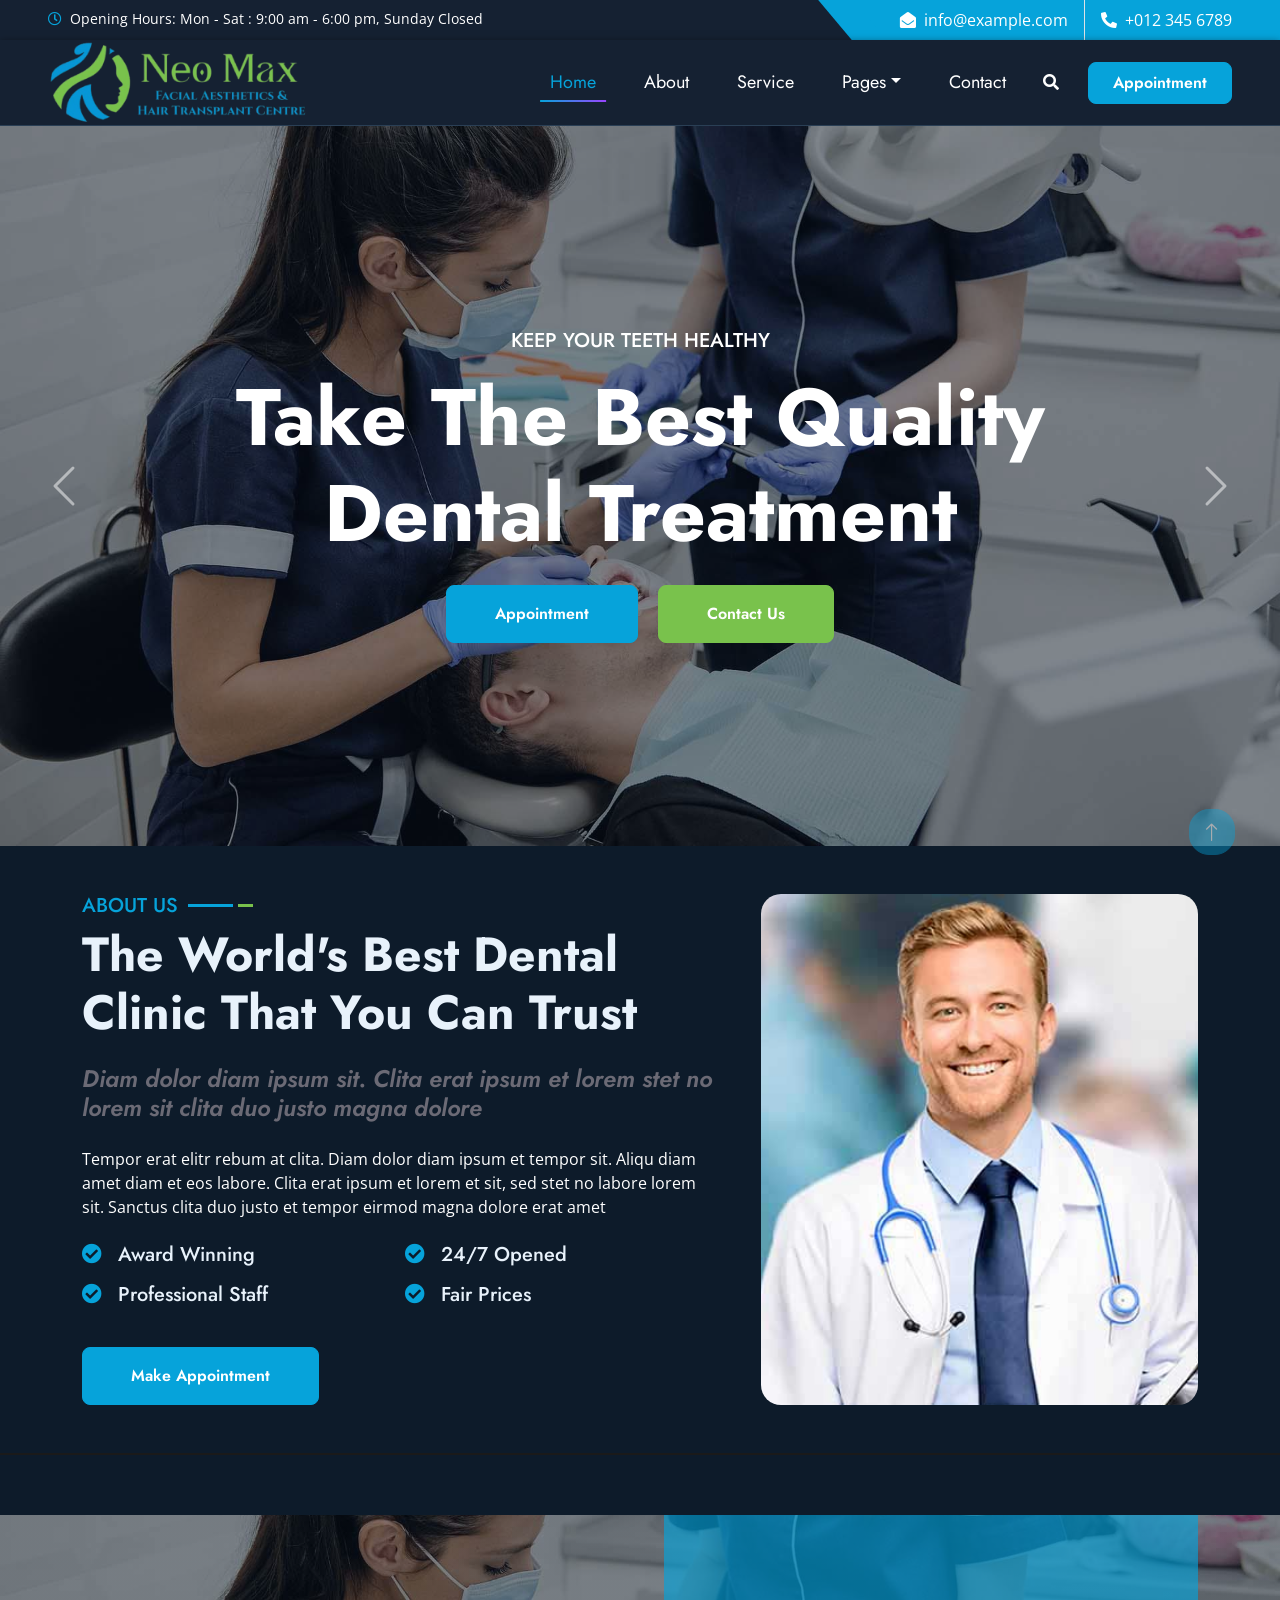
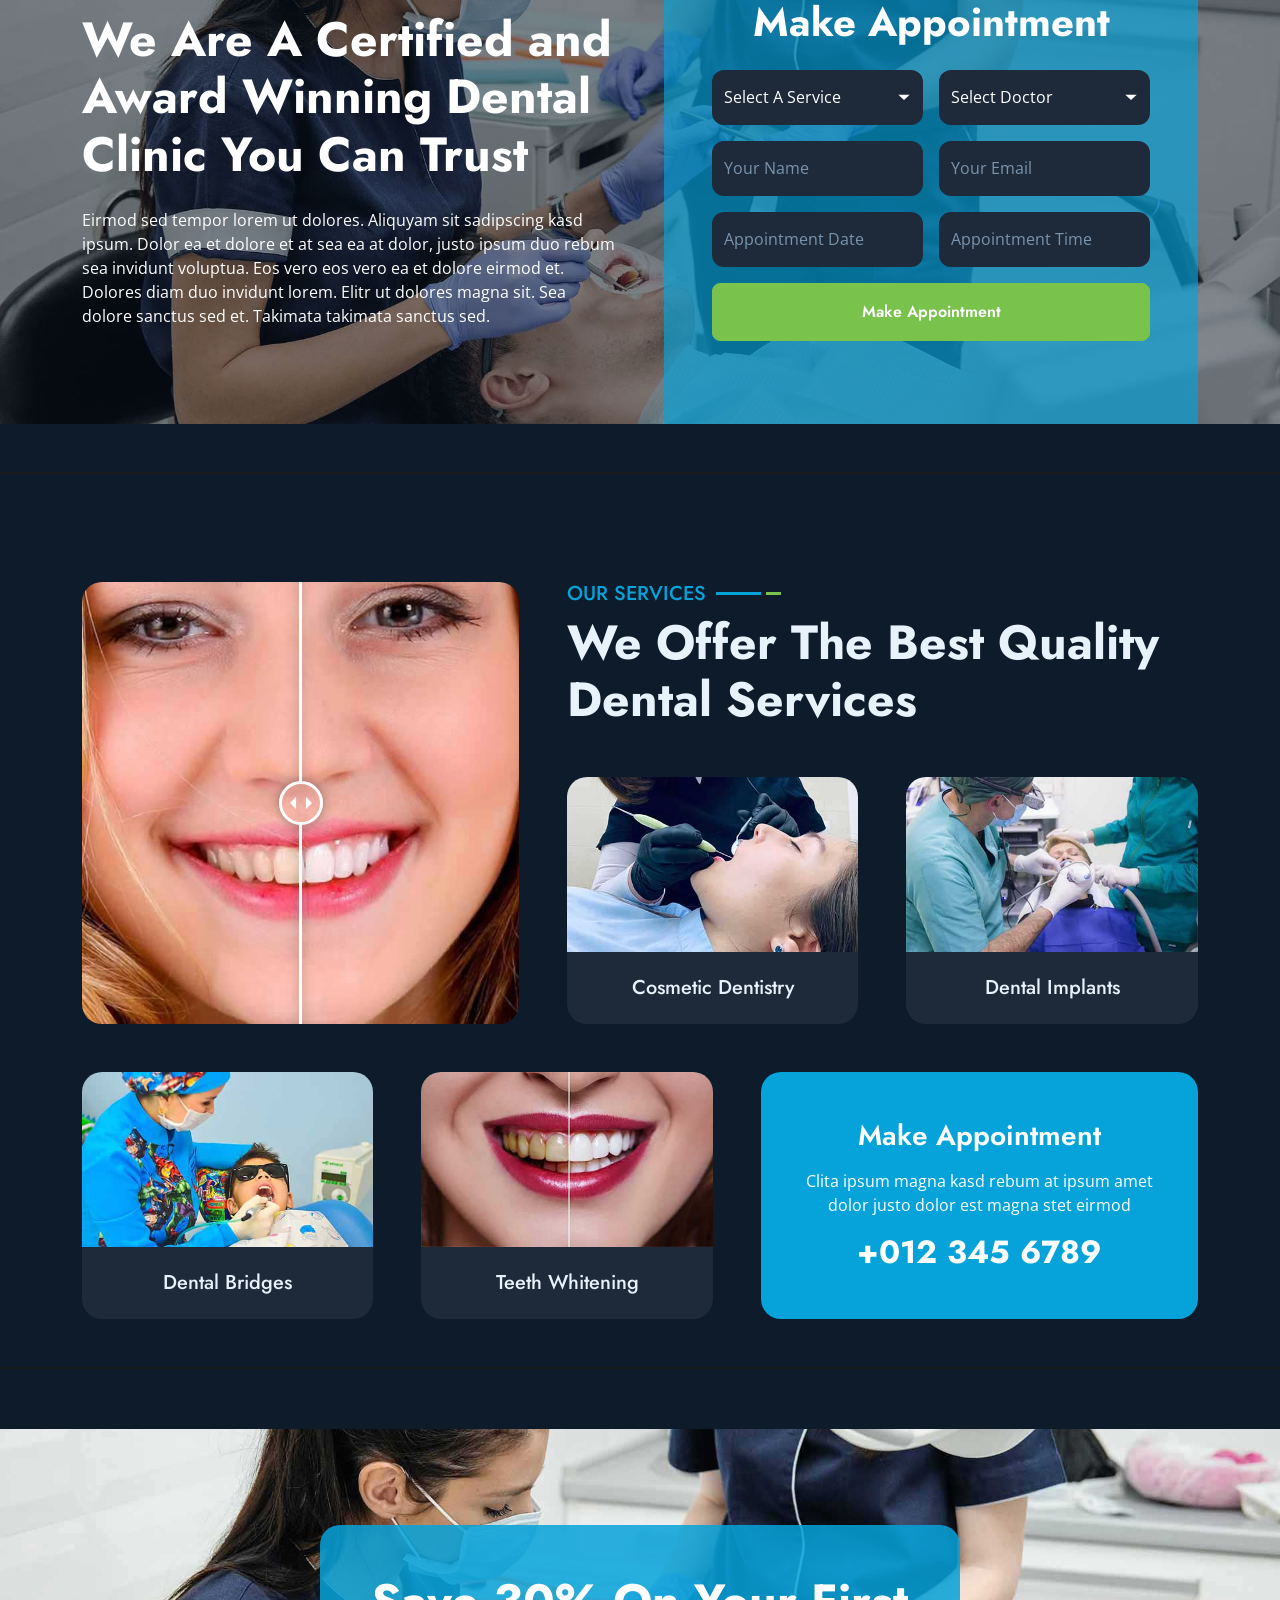
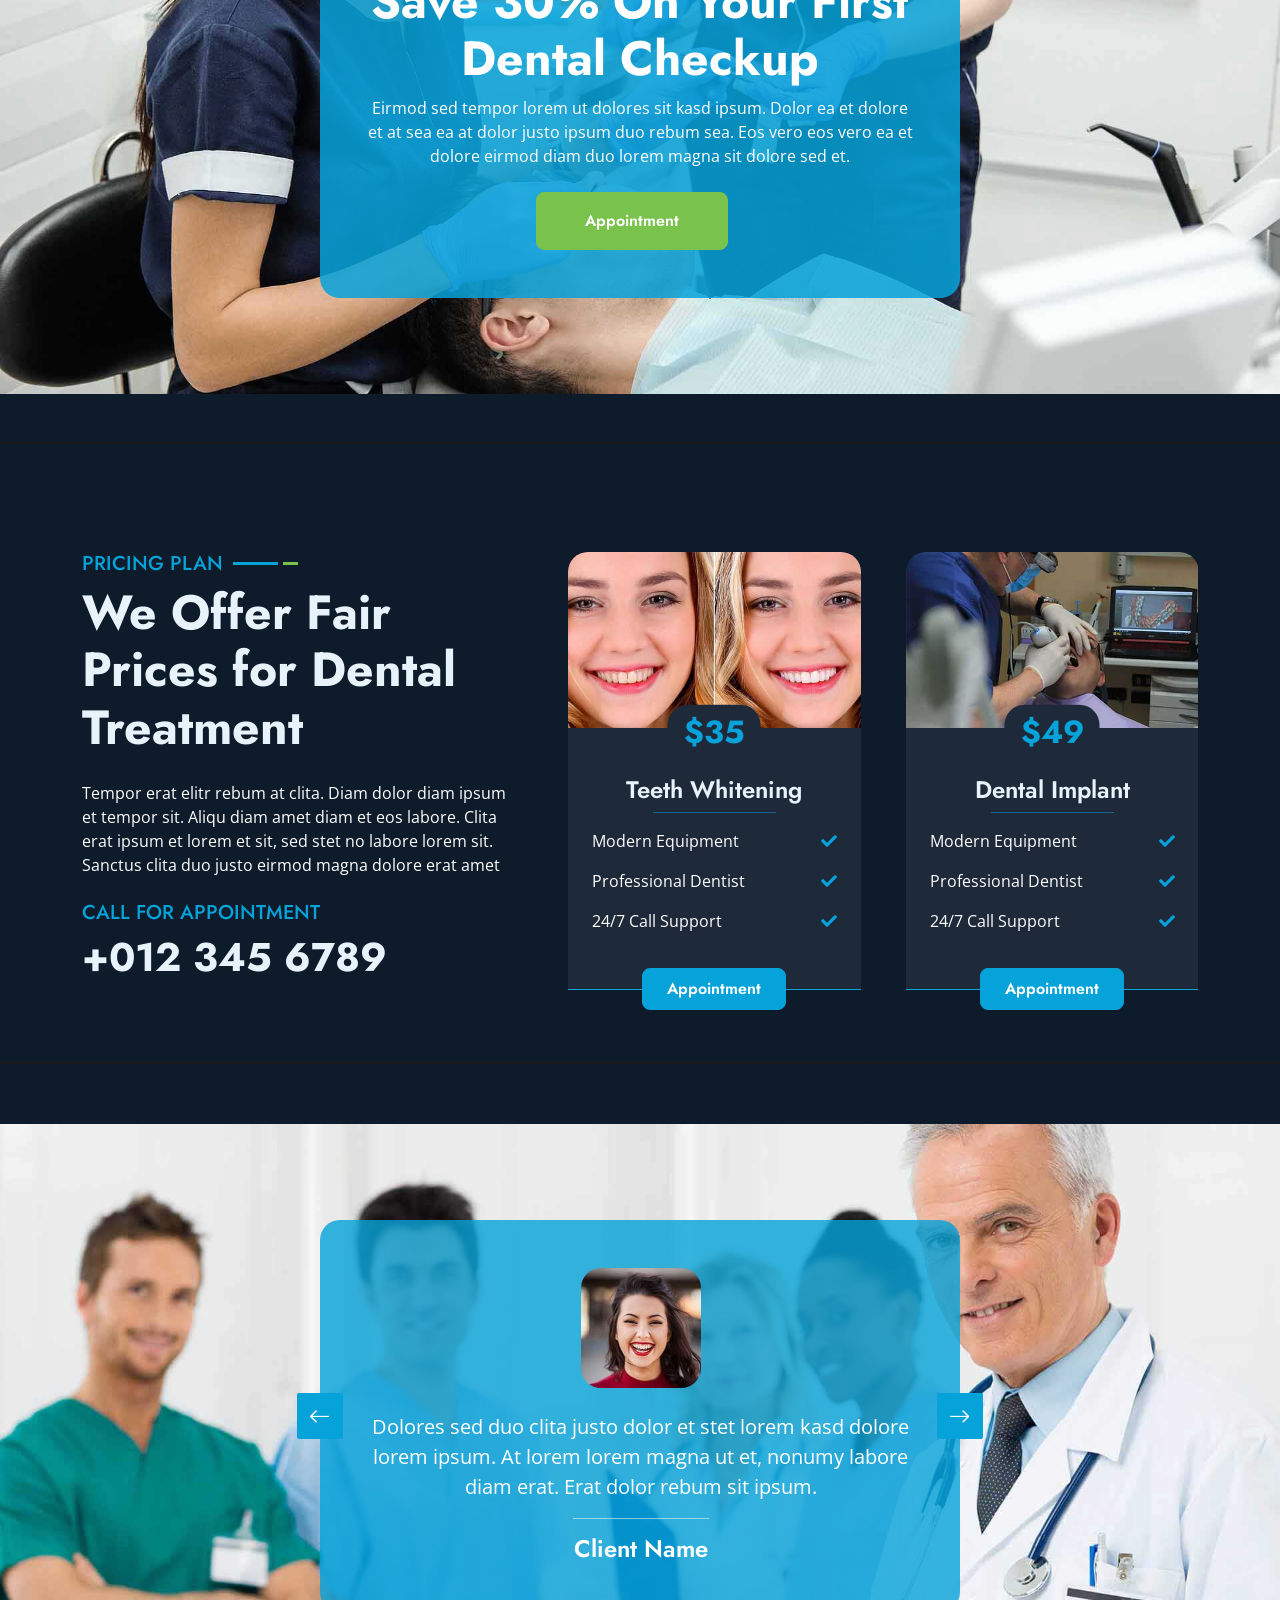
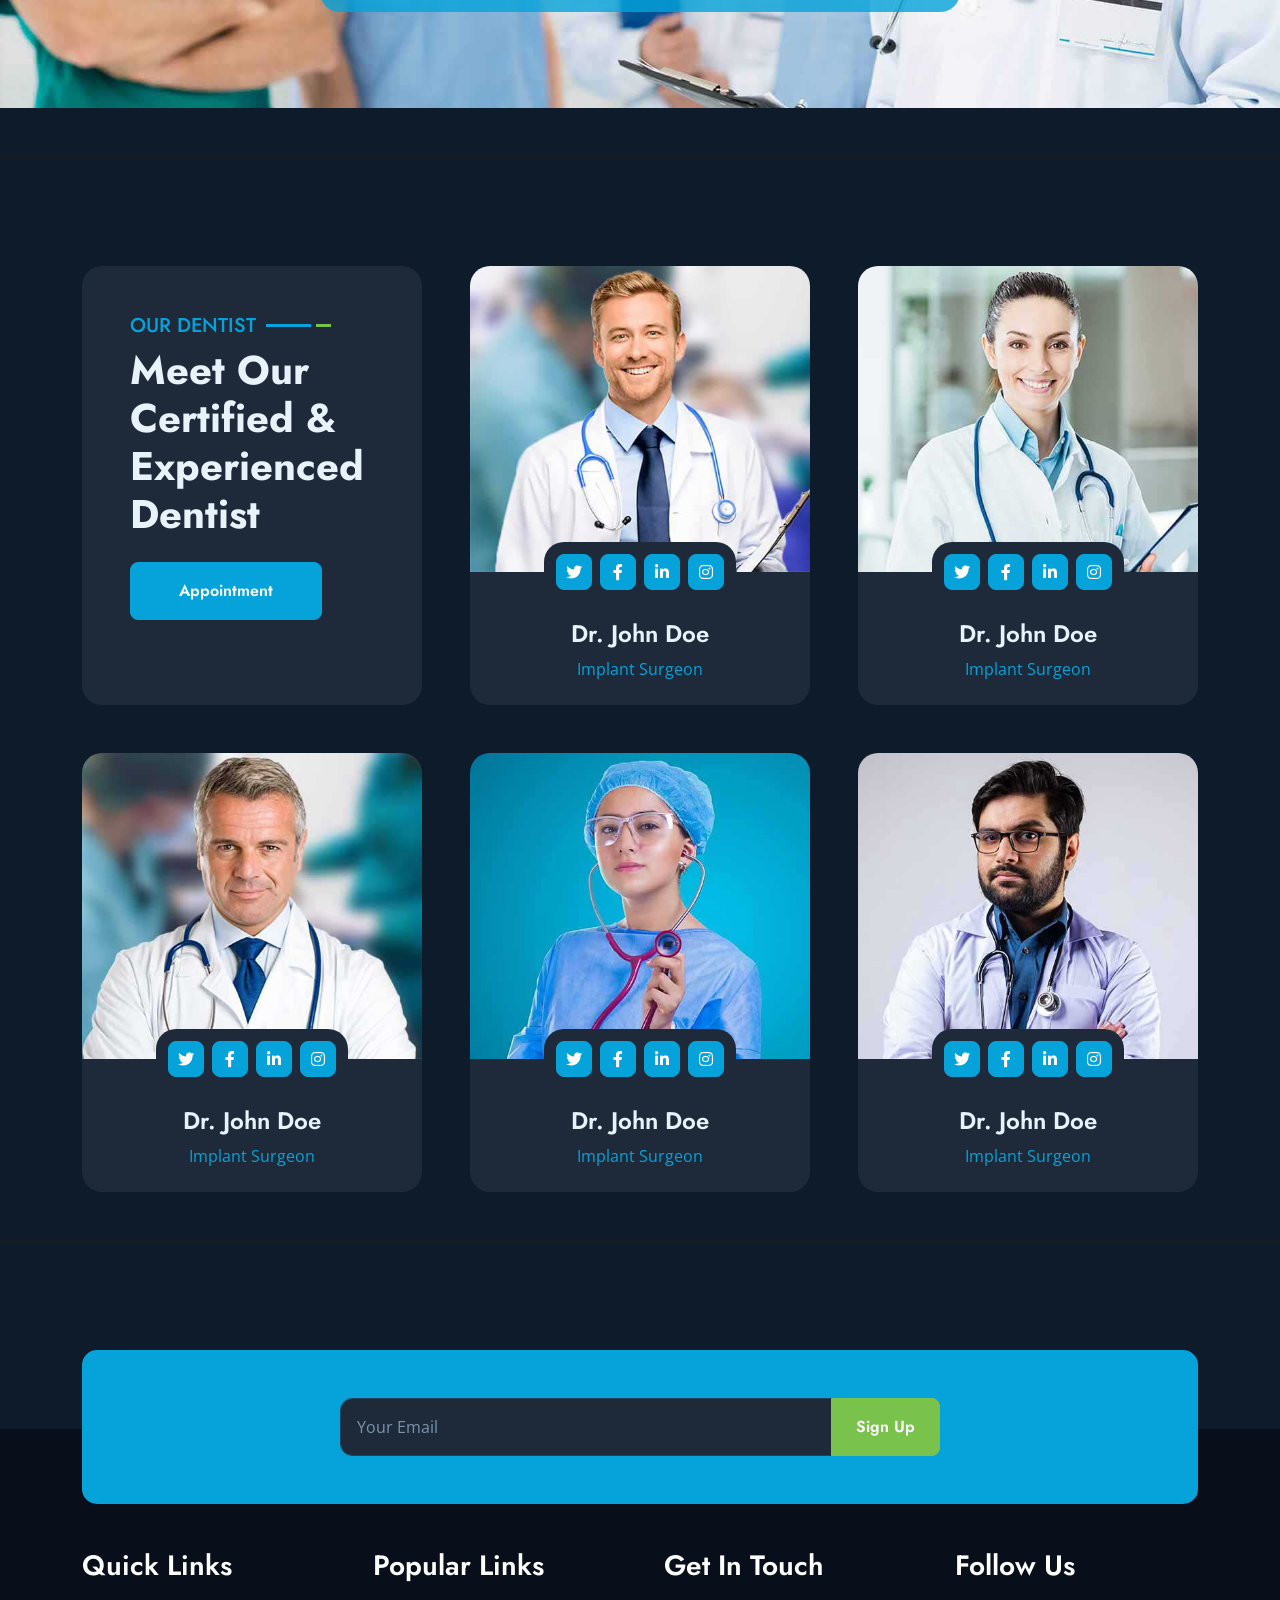
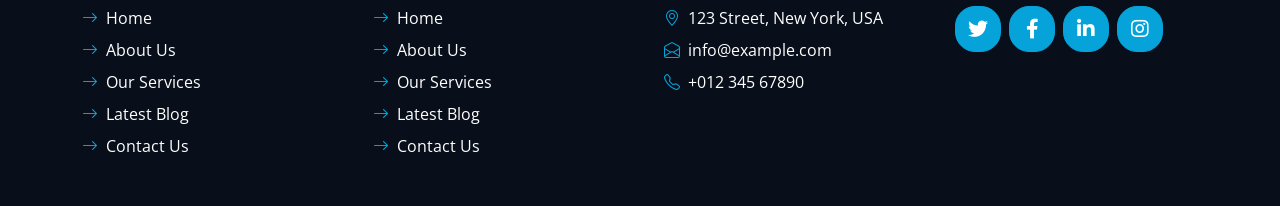
<file: index.html>
<!DOCTYPE html>
<html lang="en">

<head>
    <meta charset="utf-8">
    <title>NeoMax</title>
    <link href="img/Icon.png" rel="icon">
    <meta content="width=device-width, initial-scale=1.0" name="viewport">
    <meta content="Free HTML Templates" name="keywords">
    <meta content="Free HTML Templates" name="description">

    <!-- Favicon -->
    <link href="img/favicon.ico" rel="icon">

    <!-- Google Web Fonts -->
    <link rel="preconnect" href="https://fonts.gstatic.com">
    <link href="https://fonts.googleapis.com/css2?family=Jost:wght@500;600;700&family=Open+Sans:wght@400;600&display=swap" rel="stylesheet"> 

    <!-- Icon Font Stylesheet -->
    <link href="https://cdnjs.cloudflare.com/ajax/libs/font-awesome/5.10.0/css/all.min.css" rel="stylesheet">
    <link href="https://cdn.jsdelivr.net/npm/bootstrap-icons@1.4.1/font/bootstrap-icons.css" rel="stylesheet">

    <!-- Libraries Stylesheet -->
    <link href="lib/owlcarousel/assets/owl.carousel.min.css" rel="stylesheet">
    <link href="lib/animate/animate.min.css" rel="stylesheet">
    <link href="lib/tempusdominus/css/tempusdominus-bootstrap-4.min.css" rel="stylesheet" />
    <link href="lib/twentytwenty/twentytwenty.css" rel="stylesheet" />

    <!-- Customized Bootstrap Stylesheet -->
    <link href="css/bootstrap.min.css" rel="stylesheet">

    <!-- Template Stylesheet -->
    <link href="css/style-dark.css" rel="stylesheet">
</head>

<body>
      <div class="philosophy-particles" id="particles">
                <!-- Particles will be generated by JavaScript -->
      </div>
    <!-- Spinner Start -->
    <div id="spinner" class="show bg-white position-fixed translate-middle w-100 vh-100 top-50 start-50 d-flex align-items-center justify-content-center">
        <div class="spinner-grow text-primary m-1" role="status">
            <span class="sr-only">Loading...</span>
        </div>
        <div class="spinner-grow text-dark m-1" role="status">
            <span class="sr-only">Loading...</span>
        </div>
        <div class="spinner-grow text-secondary m-1" role="status">
            <span class="sr-only">Loading...</span>
        </div>
    </div>
    <!-- Spinner End -->

    <!-- Topbar Start -->
    <div class="container-fluid bg-light ps-5 pe-0 d-none d-lg-block">
        <div class="row gx-0">
            <div class="col-md-6 text-center text-lg-start mb-2 mb-lg-0">
                <div class="d-inline-flex align-items-center">
                    <small class="py-2"><i class="far fa-clock text-primary me-2"></i>Opening Hours: Mon - Sat : 9:00 am - 6:00 pm, Sunday Closed </small>
                </div>
            </div>
            <div class="col-md-6 text-center text-lg-end">
                <div class="position-relative d-inline-flex align-items-center bg-primary text-white top-shape px-5">
                    <div class="me-3 pe-3 border-end py-2">
                        <p class="m-0"><i class="fa fa-envelope-open me-2"></i>info@example.com</p>
                    </div>
                    <div class="py-2">
                        <p class="m-0"><i class="fa fa-phone-alt me-2"></i>+012 345 6789</p>
                    </div>
                </div>
            </div>
        </div>
    </div>
    <!-- Topbar End -->


    <!-- Navbar Start -->
    <nav class="navbar navbar-expand-lg bg-white navbar-light shadow-sm px-5 py-3 py-lg-0">
      
                <img src="img/NewLogo.png" alt="NeoMax" class="logo-img">
        
        <button class="navbar-toggler" type="button" data-bs-toggle="collapse" data-bs-target="#navbarCollapse">
            <span class="navbar-toggler-icon"></span>
        </button>
        <div class="collapse navbar-collapse" id="navbarCollapse">
            <div class="navbar-nav ms-auto py-0">
                <a href="index.html" class="nav-item nav-link active">Home</a>
                <a href="about.html" class="nav-item nav-link">About</a>
                <a href="service.html" class="nav-item nav-link">Service</a>
                <div class="nav-item dropdown">
                    <a href="#" class="nav-link dropdown-toggle" data-bs-toggle="dropdown">Pages</a>
                    <div class="dropdown-menu m-0">
                        <a href="price.html" class="dropdown-item">Pricing Plan</a>
                        <a href="team.html" class="dropdown-item">Our Dentist</a>
                        <a href="testimonial.html" class="dropdown-item">Testimonial</a>
                        <a href="appointment.html" class="dropdown-item">Appointment</a>
                    </div>
                </div>
                <a href="contact.html" class="nav-item nav-link">Contact</a>
            </div>
            <button type="button" class="btn text-dark" data-bs-toggle="modal" data-bs-target="#searchModal"><i class="fa fa-search"></i></button>
            <a href="appointment.html" class="btn btn-primary py-2 px-4 ms-3">Appointment</a>
        </div>
    </nav>
    <!-- Navbar End -->


    <!-- Full Screen Search Start -->
    <div class="modal fade" id="searchModal" tabindex="-1">
        <div class="modal-dialog modal-fullscreen">
            <div class="modal-content" style="background: rgba(4, 10, 20, .85);">
                <div class="modal-header border-0">
                    <button type="button" class="btn bg-white btn-close" data-bs-dismiss="modal" aria-label="Close"></button>
                </div>
                <div class="modal-body d-flex align-items-center justify-content-center">
                    <div class="input-group" style="max-width: 600px;">
                        <input type="text" class="form-control bg-transparent border-primary p-3" placeholder="Type search keyword">
                        <button class="btn btn-primary px-4"><i class="bi bi-search"></i></button>
                    </div>
                </div>
            </div>
        </div>
    </div>
    <!-- Full Screen Search End -->


    <!-- Carousel Start -->
    <div class="container-fluid p-0">
        <div id="header-carousel" class="carousel slide carousel-fade" data-bs-ride="carousel">
            <div class="carousel-inner">
                <div class="carousel-item active">
                    <img class="w-100" src="img/carousel-1.jpg" alt="Image">
                    <div class="carousel-caption d-flex flex-column align-items-center justify-content-center">
                        <div class="p-3" style="max-width: 900px;">
                            <h5 class="text-white text-uppercase mb-3 animated slideInDown">Keep Your Teeth Healthy</h5>
                            <h1 class="display-1 text-white mb-md-4 animated zoomIn">Take The Best Quality Dental Treatment</h1>
                            <a href="appointment.html" class="btn btn-primary py-md-3 px-md-5 me-3 animated slideInLeft">Appointment</a>
                            <a href="" class="btn btn-secondary py-md-3 px-md-5 animated slideInRight">Contact Us</a>
                        </div>
                    </div>
                </div>
                <div class="carousel-item">
                    <img class="w-100" src="img/carousel-2.jpg" alt="Image">
                    <div class="carousel-caption d-flex flex-column align-items-center justify-content-center">
                        <div class="p-3" style="max-width: 900px;">
                            <h5 class="text-white text-uppercase mb-3 animated slideInDown">Keep Your Teeth Healthy</h5>
                            <h1 class="display-1 text-white mb-md-4 animated zoomIn">Take The Best Quality Dental Treatment</h1>
                            <a href="appointment.html" class="btn btn-primary py-md-3 px-md-5 me-3 animated slideInLeft">Appointment</a>
                            <a href="" class="btn btn-secondary py-md-3 px-md-5 animated slideInRight">Contact Us</a>
                        </div>
                    </div>
                </div>
            </div>
            <button class="carousel-control-prev" type="button" data-bs-target="#header-carousel"
                data-bs-slide="prev">
                <span class="carousel-control-prev-icon" aria-hidden="true"></span>
                <span class="visually-hidden">Previous</span>
            </button>
            <button class="carousel-control-next" type="button" data-bs-target="#header-carousel"
                data-bs-slide="next">
                <span class="carousel-control-next-icon" aria-hidden="true"></span>
                <span class="visually-hidden">Next</span>
            </button>
        </div>
    </div> 
    <!-- Carousel End -->


    <!-- Banner Start -->
    <!-- <div class="container-fluid banner mb-5">
        <div class="container">
            <div class="row gx-0">
                <div class="col-lg-4 wow zoomIn" data-wow-delay="0.1s">
                    <div class="bg-primary d-flex flex-column p-5 rounded-3" style="height: 300px;">
                        <h3 class="text-white mb-3">Opening Hours</h3>
                        <div class="d-flex justify-content-between text-white mb-3">
                            <h6 class="text-white mb-0">Mon - Fri</h6>
                            <p class="mb-0"> 8:00am - 9:00pm</p>
                        </div>
                        <div class="d-flex justify-content-between text-white mb-3">
                            <h6 class="text-white mb-0">Saturday</h6>
                            <p class="mb-0"> 8:00am - 7:00pm</p>
                        </div>
                        <div class="d-flex justify-content-between text-white mb-3">
                            <h6 class="text-white mb-0">Sunday</h6>
                            <p class="mb-0"> 8:00am - 5:00pm</p>
                        </div>
                        <a class="btn btn-light" href="">Appointment</a>
                    </div>
                </div>
                <div class="col-lg-4 wow zoomIn" data-wow-delay="0.3s">
                    <div class="bg-dark d-flex flex-column p-5 rounded-3" style="height: 300px;">
                        <h3 class="text-white mb-3">Search A Doctor</h3>
                        <div class="date mb-3" id="date" data-target-input="nearest">
                            <input type="text" class="form-control bg-light border-0 datetimepicker-input"
                                placeholder="Appointment Date" data-target="#date" data-toggle="datetimepicker" style="height: 40px;">
                        </div>
                        <select class="form-select bg-light border-0 mb-3" style="height: 40px;">
                            <option selected>Select A Service</option>
                            <option value="1">Service 1</option>
                            <option value="2">Service 2</option>
                            <option value="3">Service 3</option>
                        </select>
                        <a class="btn btn-light" href="">Search Doctor</a>
                    </div>
                </div>
                <div class="col-lg-4 wow zoomIn" data-wow-delay="0.6s">
                    <div class="bg-secondary d-flex flex-column p-5 rounded-3" style="height: 300px;">
                        <h3 class="text-white mb-3">Make Appointment</h3>
                        <p class="text-white">Ipsum erat ipsum dolor clita rebum no rebum dolores labore, ipsum magna at eos et eos amet.</p>
                        <h2 class="text-white mb-0">+012 345 6789</h2>
                    </div>
                </div>
            </div>
        </div>
    </div> -->
    <!-- Banner Start -->

          
    <!-- About Start -->
    <div class="container-fluid py-5 wow fadeInUp particle-bg" data-wow-delay="0.1s">
        <div class="container">
            <div class="row g-5">
                <div class="col-lg-7">
                    <div class="section-title mb-4">
                        <h5 class="position-relative d-inline-block text-primary text-uppercase">About Us</h5>
                        <h1 class="display-5 mb-0">The World's Best Dental Clinic That You Can Trust</h1>
                    </div>
                    <h4 class="text-body fst-italic mb-4">Diam dolor diam ipsum sit. Clita erat ipsum et lorem stet no lorem sit clita duo justo magna dolore</h4>
                    <p class="mb-4">Tempor erat elitr rebum at clita. Diam dolor diam ipsum et tempor sit. Aliqu diam amet diam et eos labore. Clita erat ipsum et lorem et sit, sed stet no labore lorem sit. Sanctus clita duo justo et tempor eirmod magna dolore erat amet</p>
                    <div class="row g-3">
                        <div class="col-sm-6 wow zoomIn" data-wow-delay="0.3s">
                            <h5 class="mb-3"><i class="fa fa-check-circle text-primary me-3"></i>Award Winning</h5>
                            <h5 class="mb-3"><i class="fa fa-check-circle text-primary me-3"></i>Professional Staff</h5>
                        </div>
                        <div class="col-sm-6 wow zoomIn" data-wow-delay="0.6s">
                            <h5 class="mb-3"><i class="fa fa-check-circle text-primary me-3"></i>24/7 Opened</h5>
                            <h5 class="mb-3"><i class="fa fa-check-circle text-primary me-3"></i>Fair Prices</h5>
                        </div>
                    </div>
                    <a href="appointment.html" class="btn btn-primary py-3 px-5 mt-4 wow zoomIn" data-wow-delay="0.6s">Make Appointment</a>
                </div>
                <div class="col-lg-5" style="min-height: 500px;">
                    <div class="position-relative h-100">
                        <img class="position-absolute w-100 h-100 rounded wow zoomIn" data-wow-delay="0.9s" src="img/team-1.jpg" style="object-fit: cover;">
                    </div>
                </div>
            </div>
        </div>
    </div>
    <!-- About End -->
  
<div class="prism-line"></div>
    <!-- Appointment Start -->
    <div class="container-fluid bg-primary bg-appointment my-5 wow fadeInUp" data-wow-delay="0.1s">
        <div class="container">
            <div class="row gx-5">
                <div class="col-lg-6 py-5">
                    <div class="py-5">
                        <h1 class="display-5 text-white mb-4">We Are A Certified and Award Winning Dental Clinic You Can Trust</h1>
                        <p class="text-white mb-0">Eirmod sed tempor lorem ut dolores. Aliquyam sit sadipscing kasd ipsum. Dolor ea et dolore et at sea ea at dolor, justo ipsum duo rebum sea invidunt voluptua. Eos vero eos vero ea et dolore eirmod et. Dolores diam duo invidunt lorem. Elitr ut dolores magna sit. Sea dolore sanctus sed et. Takimata takimata sanctus sed.</p>
                    </div>
                </div>
                <div class="col-lg-6">
                    <div class="appointment-form h-100 d-flex flex-column justify-content-center text-center p-5 wow zoomIn" data-wow-delay="0.6s">
                        <h1 class="text-white mb-4">Make Appointment</h1>
                        <form>
                            <div class="row g-3">
                                <div class="col-12 col-sm-6">
                                    <select class="form-select bg-light border-0" style="height: 55px;">
                                        <option selected>Select A Service</option>
                                        <option value="1">Service 1</option>
                                        <option value="2">Service 2</option>
                                        <option value="3">Service 3</option>
                                    </select>
                                </div>
                                <div class="col-12 col-sm-6">
                                    <select class="form-select bg-light border-0" style="height: 55px;">
                                        <option selected>Select Doctor</option>
                                        <option value="1">Doctor 1</option>
                                        <option value="2">Doctor 2</option>
                                        <option value="3">Doctor 3</option>
                                    </select>
                                </div>
                                <div class="col-12 col-sm-6">
                                    <input type="text" class="form-control bg-light border-0" placeholder="Your Name" style="height: 55px;">
                                </div>
                                <div class="col-12 col-sm-6">
                                    <input type="email" class="form-control bg-light border-0" placeholder="Your Email" style="height: 55px;">
                                </div>
                                <div class="col-12 col-sm-6">
                                    <div class="date" id="date1" data-target-input="nearest">
                                        <input type="text"
                                            class="form-control bg-light border-0 datetimepicker-input"
                                            placeholder="Appointment Date" data-target="#date1" data-toggle="datetimepicker" style="height: 55px;">
                                    </div>
                                </div>
                                <div class="col-12 col-sm-6">
                                    <div class="time" id="time1" data-target-input="nearest">
                                        <input type="text"
                                            class="form-control bg-light border-0 datetimepicker-input"
                                            placeholder="Appointment Time" data-target="#time1" data-toggle="datetimepicker" style="height: 55px;">
                                    </div>
                                </div>
                                <div class="col-12">
                                    <button class="btn btn-secondary w-100 py-3" type="submit">Make Appointment</button>
                                </div>
                            </div>
                        </form>
                    </div>
                </div>
            </div>
        </div>
    </div>
    <!-- Appointment End -->

<div class="prism-line"></div>

    <!-- Service Start -->
    <div class="container-fluid py-5 wow fadeInUp" data-wow-delay="0.1s">
        <div class="container">
            <div class="row g-5 mb-5">
                <div class="col-lg-5 wow zoomIn" data-wow-delay="0.3s" style="min-height: 400px;">
                    <div class="twentytwenty-container position-relative h-100 rounded overflow-hidden">
                        <img class="position-absolute w-100 h-100" src="img/before.jpg" style="object-fit: cover;">
                        <img class="position-absolute w-100 h-100" src="img/after.jpg" style="object-fit: cover;">
                    </div>
                </div>
                <div class="col-lg-7">
                    <div class="section-title mb-5">
                        <h5 class="position-relative d-inline-block text-primary text-uppercase">Our Services</h5>
                        <h1 class="display-5 mb-0">We Offer The Best Quality Dental Services</h1>
                    </div>
                    <div class="row g-5">
                        <div class="col-md-6 service-item wow zoomIn" data-wow-delay="0.6s">
                            <div class="rounded-top overflow-hidden">
                                <img class="img-fluid" src="img/service-1.jpg" alt="">
                            </div>
                            <div class="position-relative bg-light rounded-bottom text-center p-4">
                                <h5 class="m-0">Cosmetic Dentistry</h5>
                            </div>
                        </div>
                        <div class="col-md-6 service-item wow zoomIn" data-wow-delay="0.9s">
                            <div class="rounded-top overflow-hidden">
                                <img class="img-fluid" src="img/service-2.jpg" alt="">
                            </div>
                            <div class="position-relative bg-light rounded-bottom text-center p-4">
                                <h5 class="m-0">Dental Implants</h5>
                            </div>
                        </div>
                    </div>
                </div>
            </div>
            <div class="row g-5 wow fadeInUp" data-wow-delay="0.1s">
                <div class="col-lg-7">
                    <div class="row g-5">
                        <div class="col-md-6 service-item wow zoomIn" data-wow-delay="0.3s">
                            <div class="rounded-top overflow-hidden">
                                <img class="img-fluid" src="img/service-3.jpg" alt="">
                            </div>
                            <div class="position-relative bg-light rounded-bottom text-center p-4">
                                <h5 class="m-0">Dental Bridges</h5>
                            </div>
                        </div>
                        <div class="col-md-6 service-item wow zoomIn" data-wow-delay="0.6s">
                            <div class="rounded-top overflow-hidden">
                                <img class="img-fluid" src="img/service-4.jpg" alt="">
                            </div>
                            <div class="position-relative bg-light rounded-bottom text-center p-4">
                                <h5 class="m-0">Teeth Whitening</h5>
                            </div>
                        </div>
                    </div>
                </div>
                <div class="col-lg-5 service-item wow zoomIn" data-wow-delay="0.9s">
                    <div class="position-relative bg-primary rounded h-100 d-flex flex-column align-items-center justify-content-center text-center p-4">
                        <h3 class="text-white mb-3">Make Appointment</h3>
                        <p class="text-white mb-3">Clita ipsum magna kasd rebum at ipsum amet dolor justo dolor est magna stet eirmod</p>
                        <h2 class="text-white mb-0">+012 345 6789</h2>
                    </div>
                </div>
            </div>
        </div>
    </div>
    <!-- Service End -->

<div class="prism-line"></div>
    <!-- Offer Start -->
    <div class="container-fluid bg-offer my-5 py-5 wow fadeInUp" data-wow-delay="0.1s">
        <div class="container py-5">
            <div class="row justify-content-center">
                <div class="col-lg-7 wow zoomIn" data-wow-delay="0.6s">
                    <div class="offer-text text-center rounded p-5">
                        <h1 class="display-5 text-white">Save 30% On Your First Dental Checkup</h1>
                        <p class="text-white mb-4">Eirmod sed tempor lorem ut dolores sit kasd ipsum. Dolor ea et dolore et at sea ea at dolor justo ipsum duo rebum sea. Eos vero eos vero ea et dolore eirmod diam duo lorem magna sit dolore sed et.</p>
                        <a href="appointment.html" class="btn btn-secondary py-3 px-5 me-3">Appointment</a>
                        <!-- <a href="" class="btn btn-light py-3 px-5">Read More</a> -->
                    </div>
                </div>
            </div>
        </div>
    </div>
    <!-- Offer End -->
  
<div class="prism-line"></div>
    <!-- Pricing Start -->
    <div class="container-fluid py-5 wow fadeInUp" data-wow-delay="0.1s">
        <div class="container">
            <div class="row g-5">
                <div class="col-lg-5">
                    <div class="section-title mb-4">
                        <h5 class="position-relative d-inline-block text-primary text-uppercase">Pricing Plan</h5>
                        <h1 class="display-5 mb-0">We Offer Fair Prices for Dental Treatment</h1>
                    </div>
                    <p class="mb-4">Tempor erat elitr rebum at clita. Diam dolor diam ipsum et tempor sit. Aliqu diam amet diam et eos labore. Clita erat ipsum et lorem et sit, sed stet no labore lorem sit. Sanctus clita duo justo eirmod magna dolore erat amet</p>
                    <h5 class="text-uppercase text-primary wow fadeInUp" data-wow-delay="0.3s">Call for Appointment</h5>
                    <h1 class="wow fadeInUp" data-wow-delay="0.6s">+012 345 6789</h1>
                </div>
                <div class="col-lg-7">
                    <div class="owl-carousel price-carousel wow zoomIn" data-wow-delay="0.9s">
                        <div class="price-item pb-4">
                            <div class="position-relative">
                                <img class="img-fluid rounded-top" src="img/price-1.jpg" alt="">
                                <div class="d-flex align-items-center justify-content-center bg-light rounded pt-2 px-3 position-absolute top-100 start-50 translate-middle" style="z-index: 2;">
                                    <h2 class="text-primary m-0">$35</h2>
                                </div>
                            </div>
                            <div class="position-relative text-center bg-light border-bottom border-primary py-5 p-4">
                                <h4>Teeth Whitening</h4>
                                <hr class="text-primary w-50 mx-auto mt-0">
                                <div class="d-flex justify-content-between mb-3"><span>Modern Equipment</span><i class="fa fa-check text-primary pt-1"></i></div>
                                <div class="d-flex justify-content-between mb-3"><span>Professional Dentist</span><i class="fa fa-check text-primary pt-1"></i></div>
                                <div class="d-flex justify-content-between mb-2"><span>24/7 Call Support</span><i class="fa fa-check text-primary pt-1"></i></div>
                                <a href="appointment.html" class="btn btn-primary py-2 px-4 position-absolute top-100 start-50 translate-middle">Appointment</a>
                            </div>
                        </div>
                        <div class="price-item pb-4">
                            <div class="position-relative">
                                <img class="img-fluid rounded-top" src="img/price-2.jpg" alt="">
                                <div class="d-flex align-items-center justify-content-center bg-light rounded pt-2 px-3 position-absolute top-100 start-50 translate-middle" style="z-index: 2;">
                                    <h2 class="text-primary m-0">$49</h2>
                                </div>
                            </div>
                            <div class="position-relative text-center bg-light border-bottom border-primary py-5 p-4">
                                <h4>Dental Implant</h4>
                                <hr class="text-primary w-50 mx-auto mt-0">
                                <div class="d-flex justify-content-between mb-3"><span>Modern Equipment</span><i class="fa fa-check text-primary pt-1"></i></div>
                                <div class="d-flex justify-content-between mb-3"><span>Professional Dentist</span><i class="fa fa-check text-primary pt-1"></i></div>
                                <div class="d-flex justify-content-between mb-2"><span>24/7 Call Support</span><i class="fa fa-check text-primary pt-1"></i></div>
                                <a href="appointment.html" class="btn btn-primary py-2 px-4 position-absolute top-100 start-50 translate-middle">Appointment</a>
                            </div>
                        </div>
                        <div class="price-item pb-4">
                            <div class="position-relative">
                                <img class="img-fluid rounded-top" src="img/price-3.jpg" alt="">
                                <div class="d-flex align-items-center justify-content-center bg-light rounded pt-2 px-3 position-absolute top-100 start-50 translate-middle" style="z-index: 2;">
                                    <h2 class="text-primary m-0">$99</h2>
                                </div>
                            </div>
                            <div class="position-relative text-center bg-light border-bottom border-primary py-5 p-4">
                                <h4>Root Canal</h4>
                                <hr class="text-primary w-50 mx-auto mt-0">
                                <div class="d-flex justify-content-between mb-3"><span>Modern Equipment</span><i class="fa fa-check text-primary pt-1"></i></div>
                                <div class="d-flex justify-content-between mb-3"><span>Professional Dentist</span><i class="fa fa-check text-primary pt-1"></i></div>
                                <div class="d-flex justify-content-between mb-2"><span>24/7 Call Support</span><i class="fa fa-check text-primary pt-1"></i></div>
                                <a href="appointment.html" class="btn btn-primary py-2 px-4 position-absolute top-100 start-50 translate-middle">Appointment</a>
                            </div>
                        </div>
                    </div>
                </div>
            </div>
        </div>
    </div>
    <!-- Pricing End -->
  
<div class="prism-line"></div>
    <!-- Testimonial Start -->
    <div class="container-fluid bg-primary bg-testimonial py-5 my-5 wow fadeInUp" data-wow-delay="0.1s">
        <div class="container py-5">
            <div class="row justify-content-center">
                <div class="col-lg-7">
                    <div class="owl-carousel testimonial-carousel rounded p-5 wow zoomIn" data-wow-delay="0.6s">
                        <div class="testimonial-item text-center text-white">
                            <img class="img-fluid mx-auto rounded mb-4" src="img/testimonial-1.jpg" alt="">
                            <p class="fs-5">Dolores sed duo clita justo dolor et stet lorem kasd dolore lorem ipsum. At lorem lorem magna ut et, nonumy labore diam erat. Erat dolor rebum sit ipsum.</p>
                            <hr class="mx-auto w-25">
                            <h4 class="text-white mb-0">Client Name</h4>
                        </div>
                        <div class="testimonial-item text-center text-white">
                            <img class="img-fluid mx-auto rounded mb-4" src="img/testimonial-2.jpg" alt="">
                            <p class="fs-5">Dolores sed duo clita justo dolor et stet lorem kasd dolore lorem ipsum. At lorem lorem magna ut et, nonumy labore diam erat. Erat dolor rebum sit ipsum.</p>
                            <hr class="mx-auto w-25">
                            <h4 class="text-white mb-0">Client Name</h4>
                        </div>
                    </div>
                </div>
            </div>
        </div>
    </div>
    <!-- Testimonial End -->
<div class="prism-line"></div>

    <!-- Team Start -->
    <div class="container-fluid py-5">
        <div class="container">
            <div class="row g-5">
                <div class="col-lg-4 wow slideInUp" data-wow-delay="0.1s">
                    <div class="section-title bg-light rounded h-100 p-5">
                        <h5 class="position-relative d-inline-block text-primary text-uppercase">Our Dentist</h5>
                        <h1 class="display-6 mb-4">Meet Our Certified & Experienced Dentist</h1>
                        <a href="appointment.html" class="btn btn-primary py-3 px-5">Appointment</a>
                    </div>
                </div>
                <div class="col-lg-4 wow slideInUp" data-wow-delay="0.3s">
                    <div class="team-item">
                        <div class="position-relative rounded-top" style="z-index: 1;">
                            <img class="img-fluid rounded-top w-100" src="img/team-1.jpg" alt="">
                            <div class="position-absolute top-100 start-50 translate-middle bg-light rounded p-2 d-flex">
                                <a class="btn btn-primary btn-square m-1" href="#"><i class="fab fa-twitter fw-normal"></i></a>
                                <a class="btn btn-primary btn-square m-1" href="#"><i class="fab fa-facebook-f fw-normal"></i></a>
                                <a class="btn btn-primary btn-square m-1" href="#"><i class="fab fa-linkedin-in fw-normal"></i></a>
                                <a class="btn btn-primary btn-square m-1" href="#"><i class="fab fa-instagram fw-normal"></i></a>
                            </div>
                        </div>
                        <div class="team-text position-relative bg-light text-center rounded-bottom p-4 pt-5">
                            <h4 class="mb-2">Dr. John Doe</h4>
                            <p class="text-primary mb-0">Implant Surgeon</p>
                        </div>
                    </div>
                </div>
                <div class="col-lg-4 wow slideInUp" data-wow-delay="0.6s">
                    <div class="team-item">
                        <div class="position-relative rounded-top" style="z-index: 1;">
                            <img class="img-fluid rounded-top w-100" src="img/team-2.jpg" alt="">
                            <div class="position-absolute top-100 start-50 translate-middle bg-light rounded p-2 d-flex">
                                <a class="btn btn-primary btn-square m-1" href="#"><i class="fab fa-twitter fw-normal"></i></a>
                                <a class="btn btn-primary btn-square m-1" href="#"><i class="fab fa-facebook-f fw-normal"></i></a>
                                <a class="btn btn-primary btn-square m-1" href="#"><i class="fab fa-linkedin-in fw-normal"></i></a>
                                <a class="btn btn-primary btn-square m-1" href="#"><i class="fab fa-instagram fw-normal"></i></a>
                            </div>
                        </div>
                        <div class="team-text position-relative bg-light text-center rounded-bottom p-4 pt-5">
                            <h4 class="mb-2">Dr. John Doe</h4>
                            <p class="text-primary mb-0">Implant Surgeon</p>
                        </div>
                    </div>
                </div>
                <div class="col-lg-4 wow slideInUp" data-wow-delay="0.1s">
                    <div class="team-item">
                        <div class="position-relative rounded-top" style="z-index: 1;">
                            <img class="img-fluid rounded-top w-100" src="img/team-3.jpg" alt="">
                            <div class="position-absolute top-100 start-50 translate-middle bg-light rounded p-2 d-flex">
                                <a class="btn btn-primary btn-square m-1" href="#"><i class="fab fa-twitter fw-normal"></i></a>
                                <a class="btn btn-primary btn-square m-1" href="#"><i class="fab fa-facebook-f fw-normal"></i></a>
                                <a class="btn btn-primary btn-square m-1" href="#"><i class="fab fa-linkedin-in fw-normal"></i></a>
                                <a class="btn btn-primary btn-square m-1" href="#"><i class="fab fa-instagram fw-normal"></i></a>
                            </div>
                        </div>
                        <div class="team-text position-relative bg-light text-center rounded-bottom p-4 pt-5">
                            <h4 class="mb-2">Dr. John Doe</h4>
                            <p class="text-primary mb-0">Implant Surgeon</p>
                        </div>
                    </div>
                </div>
                <div class="col-lg-4 wow slideInUp" data-wow-delay="0.3s">
                    <div class="team-item">
                        <div class="position-relative rounded-top" style="z-index: 1;">
                            <img class="img-fluid rounded-top w-100" src="img/team-4.jpg" alt="">
                            <div class="position-absolute top-100 start-50 translate-middle bg-light rounded p-2 d-flex">
                                <a class="btn btn-primary btn-square m-1" href="#"><i class="fab fa-twitter fw-normal"></i></a>
                                <a class="btn btn-primary btn-square m-1" href="#"><i class="fab fa-facebook-f fw-normal"></i></a>
                                <a class="btn btn-primary btn-square m-1" href="#"><i class="fab fa-linkedin-in fw-normal"></i></a>
                                <a class="btn btn-primary btn-square m-1" href="#"><i class="fab fa-instagram fw-normal"></i></a>
                            </div>
                        </div>
                        <div class="team-text position-relative bg-light text-center rounded-bottom p-4 pt-5">
                            <h4 class="mb-2">Dr. John Doe</h4>
                            <p class="text-primary mb-0">Implant Surgeon</p>
                        </div>
                    </div>
                </div>
                <div class="col-lg-4 wow slideInUp" data-wow-delay="0.6s">
                    <div class="team-item">
                        <div class="position-relative rounded-top" style="z-index: 1;">
                            <img class="img-fluid rounded-top w-100" src="img/team-5.jpg" alt="">
                            <div class="position-absolute top-100 start-50 translate-middle bg-light rounded p-2 d-flex">
                                <a class="btn btn-primary btn-square m-1" href="#"><i class="fab fa-twitter fw-normal"></i></a>
                                <a class="btn btn-primary btn-square m-1" href="#"><i class="fab fa-facebook-f fw-normal"></i></a>
                                <a class="btn btn-primary btn-square m-1" href="#"><i class="fab fa-linkedin-in fw-normal"></i></a>
                                <a class="btn btn-primary btn-square m-1" href="#"><i class="fab fa-instagram fw-normal"></i></a>
                            </div>
                        </div>
                        <div class="team-text position-relative bg-light text-center rounded-bottom p-4 pt-5">
                            <h4 class="mb-2">Dr. John Doe</h4>
                            <p class="text-primary mb-0">Implant Surgeon</p>
                        </div>
                    </div>
                </div>
            </div>
        </div>
    </div>
    <!-- Team End -->
 
<div class="prism-line"></div>

    <!-- Newsletter Start -->
    <div class="container-fluid position-relative pt-5 wow fadeInUp" data-wow-delay="0.1s" style="z-index: 1;">
        <div class="container">
            <div class="bg-primary p-5"  style="border-radius: 15px;">
                <form class="mx-auto" style="max-width: 600px;">
                    <div class="input-group">
                        <input type="text" class="form-control border-white p-3" placeholder="Your Email">
                        <button class="btn btn-secondary px-4">Sign Up</button>
                    </div>
                </form>
            </div>
        </div>
    </div>
    <!-- Newsletter End -->
   

    <!-- Footer Start -->
    <div class="container-fluid bg-dark text-light py-5 wow fadeInUp" data-wow-delay="0.3s" style="margin-top: -75px;">
        <div class="container pt-5">
            <div class="row g-5 pt-4">
                <div class="col-lg-3 col-md-6">
                    <h3 class="text-white mb-4">Quick Links</h3>
                    <div class="d-flex flex-column justify-content-start">
                        <a class="text-light mb-2" href="#"><i class="bi bi-arrow-right text-primary me-2"></i>Home</a>
                        <a class="text-light mb-2" href="#"><i class="bi bi-arrow-right text-primary me-2"></i>About Us</a>
                        <a class="text-light mb-2" href="#"><i class="bi bi-arrow-right text-primary me-2"></i>Our Services</a>
                        <a class="text-light mb-2" href="#"><i class="bi bi-arrow-right text-primary me-2"></i>Latest Blog</a>
                        <a class="text-light" href="#"><i class="bi bi-arrow-right text-primary me-2"></i>Contact Us</a>
                    </div>
                </div>
                <div class="col-lg-3 col-md-6">
                    <h3 class="text-white mb-4">Popular Links</h3>
                    <div class="d-flex flex-column justify-content-start">
                        <a class="text-light mb-2" href="#"><i class="bi bi-arrow-right text-primary me-2"></i>Home</a>
                        <a class="text-light mb-2" href="#"><i class="bi bi-arrow-right text-primary me-2"></i>About Us</a>
                        <a class="text-light mb-2" href="#"><i class="bi bi-arrow-right text-primary me-2"></i>Our Services</a>
                        <a class="text-light mb-2" href="#"><i class="bi bi-arrow-right text-primary me-2"></i>Latest Blog</a>
                        <a class="text-light" href="#"><i class="bi bi-arrow-right text-primary me-2"></i>Contact Us</a>
                    </div>
                </div>
                <div class="col-lg-3 col-md-6">
                    <h3 class="text-white mb-4">Get In Touch</h3>
                    <p class="mb-2"><i class="bi bi-geo-alt text-primary me-2"></i>123 Street, New York, USA</p>
                    <p class="mb-2"><i class="bi bi-envelope-open text-primary me-2"></i>info@example.com</p>
                    <p class="mb-0"><i class="bi bi-telephone text-primary me-2"></i>+012 345 67890</p>
                </div>
                <div class="col-lg-3 col-md-6">
                    <h3 class="text-white mb-4">Follow Us</h3>
                    <div class="d-flex">
                        <a class="btn btn-lg btn-primary btn-lg-square rounded me-2" href="#"><i class="fab fa-twitter fw-normal"></i></a>
                        <a class="btn btn-lg btn-primary btn-lg-square rounded me-2" href="#"><i class="fab fa-facebook-f fw-normal"></i></a>
                        <a class="btn btn-lg btn-primary btn-lg-square rounded me-2" href="#"><i class="fab fa-linkedin-in fw-normal"></i></a>
                        <a class="btn btn-lg btn-primary btn-lg-square rounded" href="#"><i class="fab fa-instagram fw-normal"></i></a>
                    </div>
                </div>
            </div>
        </div>
    </div>
    <!-- <div class="container-fluid text-light py-4" style="background: #051225;">
        <div class="container">
            <div class="row g-0">
                <div class="col-md-6 text-center text-md-start">
                    <p class="mb-md-0">&copy; <a class="text-white border-bottom" href="#">Your Site Name</a>. All Rights Reserved.</p>
                </div>
                <div class="col-md-6 text-center text-md-end">
                    <p class="mb-0">Designed by <a class="text-white border-bottom" href="https://htmlcodex.com">HTML Codex</a><br>
                        Distributed by <a class="text-white border-bottom" href="https://themewagon.com">ThemeWagon</a>              
                    </p>
                </div>
            </div>
        </div>
    </div> -->
    <!-- Footer End -->


    <!-- Back to Top -->
    <a href="#" class="btn btn-lg btn-primary btn-lg-square rounded back-to-top"><i class="bi bi-arrow-up"></i></a>


    <!-- JavaScript Libraries -->
    <script src="https://code.jquery.com/jquery-3.4.1.min.js"></script>
    <script src="https://cdn.jsdelivr.net/npm/bootstrap@5.0.0/dist/js/bootstrap.bundle.min.js"></script>
    <script src="lib/wow/wow.min.js"></script>
    <script src="lib/easing/easing.min.js"></script>
    <script src="lib/waypoints/waypoints.min.js"></script>
    <script src="lib/owlcarousel/owl.carousel.min.js"></script>
    <script src="lib/tempusdominus/js/moment.min.js"></script>
    <script src="lib/tempusdominus/js/moment-timezone.min.js"></script>
    <script src="lib/tempusdominus/js/tempusdominus-bootstrap-4.min.js"></script>
    <script src="lib/twentytwenty/jquery.event.move.js"></script>
    <script src="lib/twentytwenty/jquery.twentytwenty.js"></script>

    <!-- Template Javascript -->
    <script src="js/main.js"></script>
</body>

</html>
</file>
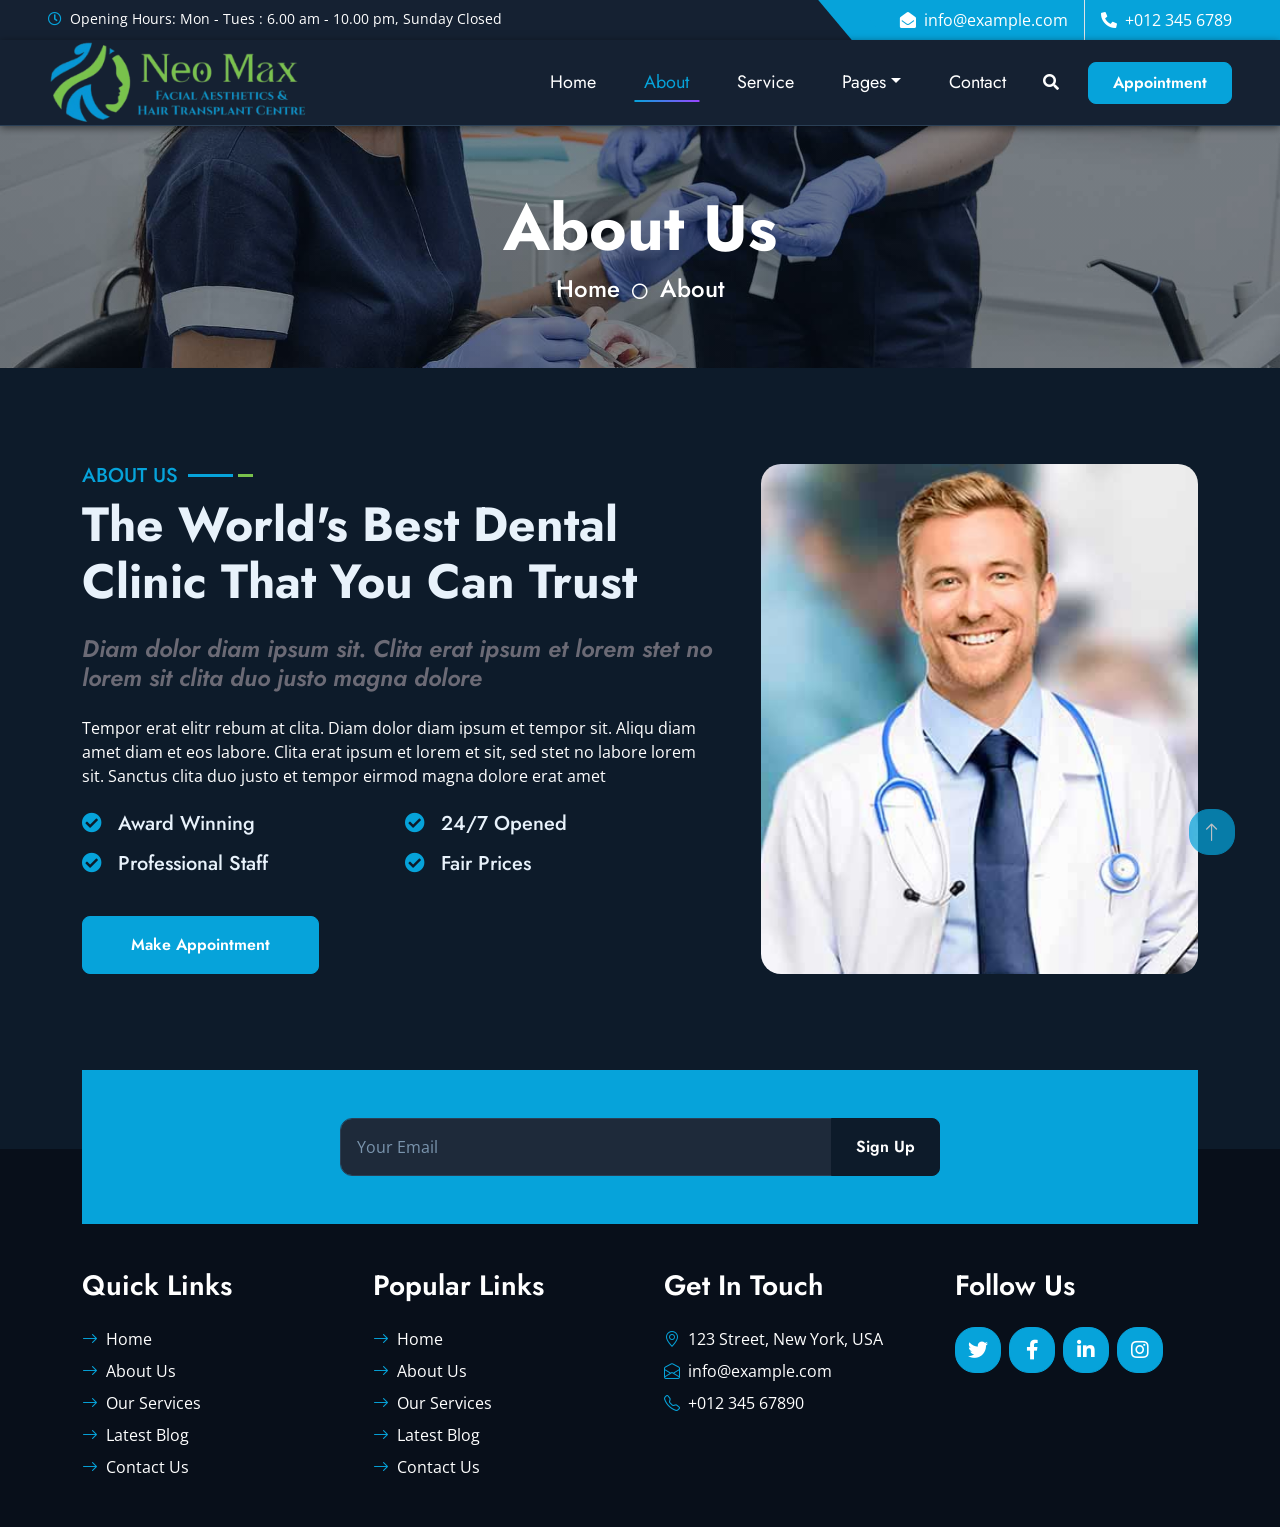
<file: about.html>
<!DOCTYPE html>
<html lang="en">

<head>
    <meta charset="utf-8">
    <title>NeoMax</title>
    <link href="img/Icon.png" rel="icon">
    <meta content="width=device-width, initial-scale=1.0" name="viewport">
    <meta content="Free HTML Templates" name="keywords">
    <meta content="Free HTML Templates" name="description">

    <!-- Favicon -->
    <link href="img/favicon.ico" rel="icon">

    <!-- Google Web Fonts -->
    <link rel="preconnect" href="https://fonts.gstatic.com">
    <link href="https://fonts.googleapis.com/css2?family=Jost:wght@500;600;700&family=Open+Sans:wght@400;600&display=swap" rel="stylesheet"> 

    <!-- Icon Font Stylesheet -->
    <link href="https://cdnjs.cloudflare.com/ajax/libs/font-awesome/5.10.0/css/all.min.css" rel="stylesheet">
    <link href="https://cdn.jsdelivr.net/npm/bootstrap-icons@1.4.1/font/bootstrap-icons.css" rel="stylesheet">

    <!-- Libraries Stylesheet -->
    <link href="lib/owlcarousel/assets/owl.carousel.min.css" rel="stylesheet">
    <link href="lib/animate/animate.min.css" rel="stylesheet">
    <link href="lib/tempusdominus/css/tempusdominus-bootstrap-4.min.css" rel="stylesheet" />
    <link href="lib/twentytwenty/twentytwenty.css" rel="stylesheet" />

    <!-- Customized Bootstrap Stylesheet -->
    <link href="css/bootstrap.min.css" rel="stylesheet">

    <!-- Template Stylesheet -->
    <link href="css/style-dark.css" rel="stylesheet">
</head>

<body>
     <div class="philosophy-particles" id="particles">
                <!-- Particles will be generated by JavaScript -->
      </div>
    <!-- Spinner Start -->
    <div id="spinner" class="show bg-white position-fixed translate-middle w-100 vh-100 top-50 start-50 d-flex align-items-center justify-content-center">
        <div class="spinner-grow text-primary m-1" role="status">
            <span class="sr-only">Loading...</span>
        </div>
        <div class="spinner-grow text-dark m-1" role="status">
            <span class="sr-only">Loading...</span>
        </div>
        <div class="spinner-grow text-secondary m-1" role="status">
            <span class="sr-only">Loading...</span>
        </div>
    </div>
    <!-- Spinner End -->


    <!-- Topbar Start -->
    <div class="container-fluid bg-light ps-5 pe-0 d-none d-lg-block">
        <div class="row gx-0">
            <div class="col-md-6 text-center text-lg-start mb-2 mb-lg-0">
                <div class="d-inline-flex align-items-center">
                    <small class="py-2"><i class="far fa-clock text-primary me-2"></i>Opening Hours: Mon - Tues : 6.00 am - 10.00 pm, Sunday Closed </small>
                </div>
            </div>
            <div class="col-md-6 text-center text-lg-end">
                <div class="position-relative d-inline-flex align-items-center bg-primary text-white top-shape px-5">
                    <div class="me-3 pe-3 border-end py-2">
                        <p class="m-0"><i class="fa fa-envelope-open me-2"></i>info@example.com</p>
                    </div>
                    <div class="py-2">
                        <p class="m-0"><i class="fa fa-phone-alt me-2"></i>+012 345 6789</p>
                    </div>
                </div>
            </div>
        </div>
    </div>
    <!-- Topbar End -->


    <!-- Navbar Start -->
    <nav class="navbar navbar-expand-lg bg-white navbar-light shadow-sm px-5 py-3 py-lg-0">
        <a href="index.html" class="navbar-brand p-0">
        <img src="img/NewLogo.png" alt="NeoMax" class="logo-img"> </a>
        <button class="navbar-toggler" type="button" data-bs-toggle="collapse" data-bs-target="#navbarCollapse">
            <span class="navbar-toggler-icon"></span>
        </button>
        <div class="collapse navbar-collapse" id="navbarCollapse">
            <div class="navbar-nav ms-auto py-0">
                <a href="index.html" class="nav-item nav-link">Home</a>
                <a href="about.html" class="nav-item nav-link active">About</a>
                <a href="service.html" class="nav-item nav-link">Service</a>
                <div class="nav-item dropdown">
                    <a href="#" class="nav-link dropdown-toggle" data-bs-toggle="dropdown">Pages</a>
                    <div class="dropdown-menu m-0">
                        <a href="price.html" class="dropdown-item">Pricing Plan</a>
                        <a href="team.html" class="dropdown-item">Our Dentist</a>
                        <a href="testimonial.html" class="dropdown-item">Testimonial</a>
                        <a href="appointment.html" class="dropdown-item">Appointment</a>
                    </div>
                </div>
                <a href="contact.html" class="nav-item nav-link">Contact</a>
            </div>
            <button type="button" class="btn text-dark" data-bs-toggle="modal" data-bs-target="#searchModal"><i class="fa fa-search"></i></button>
            <a href="appointment.html" class="btn btn-primary py-2 px-4 ms-3">Appointment</a>
        </div>
    </nav>
    <!-- Navbar End -->


    <!-- Full Screen Search Start -->
    <div class="modal fade" id="searchModal" tabindex="-1">
        <div class="modal-dialog modal-fullscreen">
            <div class="modal-content" style="background: rgba(9, 30, 62, .7);">
                <div class="modal-header border-0">
                    <button type="button" class="btn bg-white btn-close" data-bs-dismiss="modal" aria-label="Close"></button>
                </div>
                <div class="modal-body d-flex align-items-center justify-content-center">
                    <div class="input-group" style="max-width: 600px;">
                        <input type="text" class="form-control bg-transparent border-primary p-3" placeholder="Type search keyword">
                        <button class="btn btn-primary px-4"><i class="bi bi-search"></i></button>
                    </div>
                </div>
            </div>
        </div>
    </div>
    <!-- Full Screen Search End -->


    <!-- Hero Start -->
    <div class="container-fluid bg-primary py-5 hero-header mb-5">
        <div class="row py-3">
            <div class="col-12 text-center">
                <h1 class="display-3 text-white animated zoomIn">About Us</h1>
                <a href="" class="h4 text-white">Home</a>
                <i class="far fa-circle text-white px-2"></i>
                <a href="" class="h4 text-white">About</a>
            </div>
        </div>
    </div>
    <!-- Hero End -->


    <!-- About Start -->
    <div class="container-fluid py-5 wow fadeInUp" data-wow-delay="0.1s">
        <div class="container">
            <div class="row g-5">
                <div class="col-lg-7">
                    <div class="section-title mb-4">
                        <h5 class="position-relative d-inline-block text-primary text-uppercase">About Us</h5>
                        <h1 class="display-5 mb-0">The World's Best Dental Clinic That You Can Trust</h1>
                    </div>
                    <h4 class="text-body fst-italic mb-4">Diam dolor diam ipsum sit. Clita erat ipsum et lorem stet no lorem sit clita duo justo magna dolore</h4>
                    <p class="mb-4">Tempor erat elitr rebum at clita. Diam dolor diam ipsum et tempor sit. Aliqu diam amet diam et eos labore. Clita erat ipsum et lorem et sit, sed stet no labore lorem sit. Sanctus clita duo justo et tempor eirmod magna dolore erat amet</p>
                    <div class="row g-3">
                        <div class="col-sm-6 wow zoomIn" data-wow-delay="0.3s">
                            <h5 class="mb-3"><i class="fa fa-check-circle text-primary me-3"></i>Award Winning</h5>
                            <h5 class="mb-3"><i class="fa fa-check-circle text-primary me-3"></i>Professional Staff</h5>
                        </div>
                        <div class="col-sm-6 wow zoomIn" data-wow-delay="0.6s">
                            <h5 class="mb-3"><i class="fa fa-check-circle text-primary me-3"></i>24/7 Opened</h5>
                            <h5 class="mb-3"><i class="fa fa-check-circle text-primary me-3"></i>Fair Prices</h5>
                        </div>
                    </div>
                    <a href="appointment.html" class="btn btn-primary py-3 px-5 mt-4 wow zoomIn" data-wow-delay="0.6s">Make Appointment</a>
                </div>
                <div class="col-lg-5" style="min-height: 500px;">
                    <div class="position-relative h-100">
                        <img class="position-absolute w-100 h-100 rounded wow zoomIn" data-wow-delay="0.9s" src="img/team-1.jpg" style="object-fit: cover;">
                    </div>
                </div>
            </div>
        </div>
    </div>
    <!-- About End -->
    

    <!-- Newsletter Start -->
    <div class="container-fluid position-relative pt-5 wow fadeInUp" data-wow-delay="0.1s" style="z-index: 1;">
        <div class="container">
            <div class="bg-primary p-5">
                <form class="mx-auto" style="max-width: 600px;">
                    <div class="input-group">
                        <input type="text" class="form-control border-white p-3" placeholder="Your Email">
                        <button class="btn btn-dark px-4">Sign Up</button>
                    </div>
                </form>
            </div>
        </div>
    </div>
    <!-- Newsletter End -->
    

    <!-- Footer Start -->
    <div class="container-fluid bg-dark text-light py-5 wow fadeInUp" data-wow-delay="0.3s" style="margin-top: -75px;">
        <div class="container pt-5">
            <div class="row g-5 pt-4">
                <div class="col-lg-3 col-md-6">
                    <h3 class="text-white mb-4">Quick Links</h3>
                    <div class="d-flex flex-column justify-content-start">
                        <a class="text-light mb-2" href="#"><i class="bi bi-arrow-right text-primary me-2"></i>Home</a>
                        <a class="text-light mb-2" href="#"><i class="bi bi-arrow-right text-primary me-2"></i>About Us</a>
                        <a class="text-light mb-2" href="#"><i class="bi bi-arrow-right text-primary me-2"></i>Our Services</a>
                        <a class="text-light mb-2" href="#"><i class="bi bi-arrow-right text-primary me-2"></i>Latest Blog</a>
                        <a class="text-light" href="#"><i class="bi bi-arrow-right text-primary me-2"></i>Contact Us</a>
                    </div>
                </div>
                <div class="col-lg-3 col-md-6">
                    <h3 class="text-white mb-4">Popular Links</h3>
                    <div class="d-flex flex-column justify-content-start">
                        <a class="text-light mb-2" href="#"><i class="bi bi-arrow-right text-primary me-2"></i>Home</a>
                        <a class="text-light mb-2" href="#"><i class="bi bi-arrow-right text-primary me-2"></i>About Us</a>
                        <a class="text-light mb-2" href="#"><i class="bi bi-arrow-right text-primary me-2"></i>Our Services</a>
                        <a class="text-light mb-2" href="#"><i class="bi bi-arrow-right text-primary me-2"></i>Latest Blog</a>
                        <a class="text-light" href="#"><i class="bi bi-arrow-right text-primary me-2"></i>Contact Us</a>
                    </div>
                </div>
                <div class="col-lg-3 col-md-6">
                    <h3 class="text-white mb-4">Get In Touch</h3>
                    <p class="mb-2"><i class="bi bi-geo-alt text-primary me-2"></i>123 Street, New York, USA</p>
                    <p class="mb-2"><i class="bi bi-envelope-open text-primary me-2"></i>info@example.com</p>
                    <p class="mb-0"><i class="bi bi-telephone text-primary me-2"></i>+012 345 67890</p>
                </div>
                <div class="col-lg-3 col-md-6">
                    <h3 class="text-white mb-4">Follow Us</h3>
                    <div class="d-flex">
                        <a class="btn btn-lg btn-primary btn-lg-square rounded me-2" href="#"><i class="fab fa-twitter fw-normal"></i></a>
                        <a class="btn btn-lg btn-primary btn-lg-square rounded me-2" href="#"><i class="fab fa-facebook-f fw-normal"></i></a>
                        <a class="btn btn-lg btn-primary btn-lg-square rounded me-2" href="#"><i class="fab fa-linkedin-in fw-normal"></i></a>
                        <a class="btn btn-lg btn-primary btn-lg-square rounded" href="#"><i class="fab fa-instagram fw-normal"></i></a>
                    </div>
                </div>
            </div>
        </div>
    </div>
    <!-- <div class="container-fluid text-light py-4" style="background: #051225;">
        <div class="container">
            <div class="row g-0">
                <div class="col-md-6 text-center text-md-start">
                    <p class="mb-md-0">&copy; <a class="text-white border-bottom" href="#">Your Site Name</a>. All Rights Reserved.</p>
                </div>
                <div class="col-md-6 text-center text-md-end">
                    <p class="mb-0">Designed by <a class="text-white border-bottom" href="https://htmlcodex.com">HTML Codex</a><br>
                        Distributed by <a class="text-white border-bottom" href="https://themewagon.com">ThemeWagon</a>          
                    
                    </p>
                </div>
            </div>
        </div>
    </div> -->
    <!-- Footer End -->


    <!-- Back to Top -->
    <a href="#" class="btn btn-lg btn-primary btn-lg-square rounded back-to-top"><i class="bi bi-arrow-up"></i></a>


    <!-- JavaScript Libraries -->
    <script src="https://code.jquery.com/jquery-3.4.1.min.js"></script>
    <script src="https://cdn.jsdelivr.net/npm/bootstrap@5.0.0/dist/js/bootstrap.bundle.min.js"></script>
    <script src="lib/wow/wow.min.js"></script>
    <script src="lib/easing/easing.min.js"></script>
    <script src="lib/waypoints/waypoints.min.js"></script>
    <script src="lib/owlcarousel/owl.carousel.min.js"></script>
    <script src="lib/tempusdominus/js/moment.min.js"></script>
    <script src="lib/tempusdominus/js/moment-timezone.min.js"></script>
    <script src="lib/tempusdominus/js/tempusdominus-bootstrap-4.min.js"></script>
    <script src="lib/twentytwenty/jquery.event.move.js"></script>
    <script src="lib/twentytwenty/jquery.twentytwenty.js"></script>

    <!-- Template Javascript -->
    <script src="js/main.js"></script>
</body>

</html>
</file>
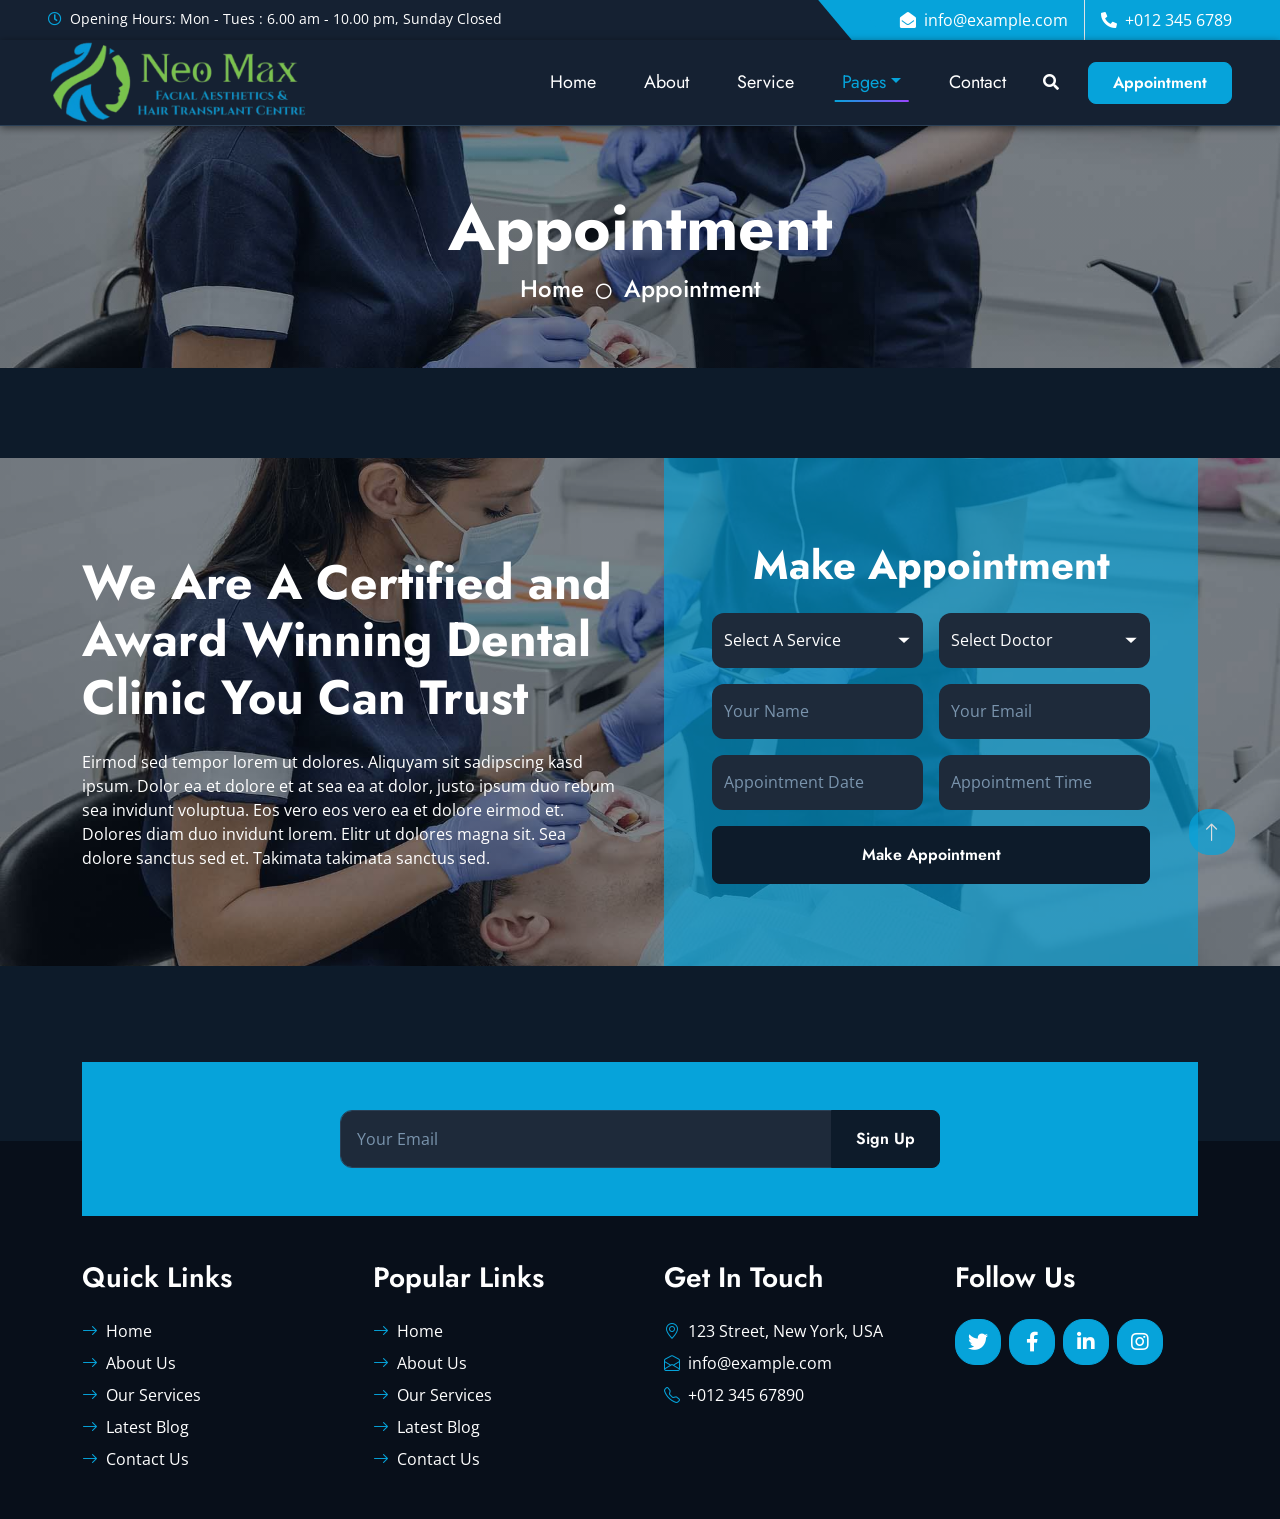
<file: appointment.html>
<!DOCTYPE html>
<html lang="en">

<head>
    <meta charset="utf-8">
    <title>NeoMax</title>
    <link href="img/Icon.png" rel="icon">
    <meta content="width=device-width, initial-scale=1.0" name="viewport">
    <meta content="Free HTML Templates" name="keywords">
    <meta content="Free HTML Templates" name="description">

    <!-- Favicon -->
    <link href="img/favicon.ico" rel="icon">

    <!-- Google Web Fonts -->
    <link rel="preconnect" href="https://fonts.gstatic.com">
    <link href="https://fonts.googleapis.com/css2?family=Jost:wght@500;600;700&family=Open+Sans:wght@400;600&display=swap" rel="stylesheet"> 

    <!-- Icon Font Stylesheet -->
    <link href="https://cdnjs.cloudflare.com/ajax/libs/font-awesome/5.10.0/css/all.min.css" rel="stylesheet">
    <link href="https://cdn.jsdelivr.net/npm/bootstrap-icons@1.4.1/font/bootstrap-icons.css" rel="stylesheet">

    <!-- Libraries Stylesheet -->
    <link href="lib/owlcarousel/assets/owl.carousel.min.css" rel="stylesheet">
    <link href="lib/animate/animate.min.css" rel="stylesheet">
    <link href="lib/tempusdominus/css/tempusdominus-bootstrap-4.min.css" rel="stylesheet" />
    <link href="lib/twentytwenty/twentytwenty.css" rel="stylesheet" />

    <!-- Customized Bootstrap Stylesheet -->
    <link href="css/bootstrap.min.css" rel="stylesheet">

    <!-- Template Stylesheet -->
    <link href="css/style-dark.css" rel="stylesheet">
</head>

<body>
     <div class="philosophy-particles" id="particles">
                <!-- Particles will be generated by JavaScript -->
      </div>
    <!-- Spinner Start -->
    <div id="spinner" class="show bg-white position-fixed translate-middle w-100 vh-100 top-50 start-50 d-flex align-items-center justify-content-center">
        <div class="spinner-grow text-primary m-1" role="status">
            <span class="sr-only">Loading...</span>
        </div>
        <div class="spinner-grow text-dark m-1" role="status">
            <span class="sr-only">Loading...</span>
        </div>
        <div class="spinner-grow text-secondary m-1" role="status">
            <span class="sr-only">Loading...</span>
        </div>
    </div>
    <!-- Spinner End -->


    <!-- Topbar Start -->
    <div class="container-fluid bg-light ps-5 pe-0 d-none d-lg-block">
        <div class="row gx-0">
            <div class="col-md-6 text-center text-lg-start mb-2 mb-lg-0">
                <div class="d-inline-flex align-items-center">
                    <small class="py-2"><i class="far fa-clock text-primary me-2"></i>Opening Hours: Mon - Tues : 6.00 am - 10.00 pm, Sunday Closed </small>
                </div>
            </div>
            <div class="col-md-6 text-center text-lg-end">
                <div class="position-relative d-inline-flex align-items-center bg-primary text-white top-shape px-5">
                    <div class="me-3 pe-3 border-end py-2">
                        <p class="m-0"><i class="fa fa-envelope-open me-2"></i>info@example.com</p>
                    </div>
                    <div class="py-2">
                        <p class="m-0"><i class="fa fa-phone-alt me-2"></i>+012 345 6789</p>
                    </div>
                </div>
            </div>
        </div>
    </div>
    <!-- Topbar End -->


    <!-- Navbar Start -->
    <nav class="navbar navbar-expand-lg bg-white navbar-light shadow-sm px-5 py-3 py-lg-0">
        <a href="index.html" class="navbar-brand p-0">
        <img src="img/NewLogo.png" alt="NeoMax" class="logo-img"> </a>
        <button class="navbar-toggler" type="button" data-bs-toggle="collapse" data-bs-target="#navbarCollapse">
            <span class="navbar-toggler-icon"></span>
        </button>
        <div class="collapse navbar-collapse" id="navbarCollapse">
            <div class="navbar-nav ms-auto py-0">
                <a href="index.html" class="nav-item nav-link">Home</a>
                <a href="about.html" class="nav-item nav-link">About</a>
                <a href="service.html" class="nav-item nav-link">Service</a>
                <div class="nav-item dropdown">
                    <a href="#" class="nav-link dropdown-toggle active" data-bs-toggle="dropdown">Pages</a>
                    <div class="dropdown-menu m-0">
                        <a href="price.html" class="dropdown-item">Pricing Plan</a>
                        <a href="team.html" class="dropdown-item">Our Dentist</a>
                        <a href="testimonial.html" class="dropdown-item">Testimonial</a>
                        <a href="appointment.html" class="dropdown-item active">Appointment</a>
                    </div>
                </div>
                <a href="contact.html" class="nav-item nav-link">Contact</a>
            </div>
            <button type="button" class="btn text-dark" data-bs-toggle="modal" data-bs-target="#searchModal"><i class="fa fa-search"></i></button>
            <a href="appointment.html" class="btn btn-primary py-2 px-4 ms-3">Appointment</a>
        </div>
    </nav>
    <!-- Navbar End -->


    <!-- Full Screen Search Start -->
    <div class="modal fade" id="searchModal" tabindex="-1">
        <div class="modal-dialog modal-fullscreen">
            <div class="modal-content" style="background: rgba(9, 30, 62, .7);">
                <div class="modal-header border-0">
                    <button type="button" class="btn bg-white btn-close" data-bs-dismiss="modal" aria-label="Close"></button>
                </div>
                <div class="modal-body d-flex align-items-center justify-content-center">
                    <div class="input-group" style="max-width: 600px;">
                        <input type="text" class="form-control bg-transparent border-primary p-3" placeholder="Type search keyword">
                        <button class="btn btn-primary px-4"><i class="bi bi-search"></i></button>
                    </div>
                </div>
            </div>
        </div>
    </div>
    <!-- Full Screen Search End -->


    <!-- Hero Start -->
    <div class="container-fluid bg-primary py-5 hero-header mb-5">
        <div class="row py-3">
            <div class="col-12 text-center">
                <h1 class="display-3 text-white animated zoomIn">Appointment</h1>
                <a href="" class="h4 text-white">Home</a>
                <i class="far fa-circle text-white px-2"></i>
                <a href="" class="h4 text-white">Appointment</a>
            </div>
        </div>
    </div>
    <!-- Hero End -->


    <!-- Appointment Start -->
    <div class="container-fluid bg-primary bg-appointment mb-5 wow fadeInUp" data-wow-delay="0.1s" style="margin-top: 90px;">
        <div class="container">
            <div class="row gx-5">
                <div class="col-lg-6 py-5">
                    <div class="py-5">
                        <h1 class="display-5 text-white mb-4">We Are A Certified and Award Winning Dental Clinic You Can Trust</h1>
                        <p class="text-white mb-0">Eirmod sed tempor lorem ut dolores. Aliquyam sit sadipscing kasd ipsum. Dolor ea et dolore et at sea ea at dolor, justo ipsum duo rebum sea invidunt voluptua. Eos vero eos vero ea et dolore eirmod et. Dolores diam duo invidunt lorem. Elitr ut dolores magna sit. Sea dolore sanctus sed et. Takimata takimata sanctus sed.</p>
                    </div>
                </div>
                <div class="col-lg-6">
                    <div class="appointment-form h-100 d-flex flex-column justify-content-center text-center p-5 wow zoomIn" data-wow-delay="0.6s">
                        <h1 class="text-white mb-4">Make Appointment</h1>
                        <form>
                            <div class="row g-3">
                                <div class="col-12 col-sm-6">
                                    <select class="form-select bg-light border-0" style="height: 55px;">
                                        <option selected>Select A Service</option>
                                        <option value="1">Service 1</option>
                                        <option value="2">Service 2</option>
                                        <option value="3">Service 3</option>
                                    </select>
                                </div>
                                <div class="col-12 col-sm-6">
                                    <select class="form-select bg-light border-0" style="height: 55px;">
                                        <option selected>Select Doctor</option>
                                        <option value="1">Doctor 1</option>
                                        <option value="2">Doctor 2</option>
                                        <option value="3">Doctor 3</option>
                                    </select>
                                </div>
                                <div class="col-12 col-sm-6">
                                    <input type="text" class="form-control bg-light border-0" placeholder="Your Name" style="height: 55px;">
                                </div>
                                <div class="col-12 col-sm-6">
                                    <input type="email" class="form-control bg-light border-0" placeholder="Your Email" style="height: 55px;">
                                </div>
                                <div class="col-12 col-sm-6">
                                    <div class="date" id="date1" data-target-input="nearest">
                                        <input type="text"
                                            class="form-control bg-light border-0 datetimepicker-input"
                                            placeholder="Appointment Date" data-target="#date1" data-toggle="datetimepicker" style="height: 55px;">
                                    </div>
                                </div>
                                <div class="col-12 col-sm-6">
                                    <div class="time" id="time1" data-target-input="nearest">
                                        <input type="text"
                                            class="form-control bg-light border-0 datetimepicker-input"
                                            placeholder="Appointment Time" data-target="#time1" data-toggle="datetimepicker" style="height: 55px;">
                                    </div>
                                </div>
                                <div class="col-12">
                                    <button class="btn btn-dark w-100 py-3" type="submit">Make Appointment</button>
                                </div>
                            </div>
                        </form>
                    </div>
                </div>
            </div>
        </div>
    </div>
    <!-- Appointment End -->
    

    <!-- Newsletter Start -->
    <div class="container-fluid position-relative pt-5 wow fadeInUp" data-wow-delay="0.1s" style="z-index: 1;">
        <div class="container">
            <div class="bg-primary p-5">
                <form class="mx-auto" style="max-width: 600px;">
                    <div class="input-group">
                        <input type="text" class="form-control border-white p-3" placeholder="Your Email">
                        <button class="btn btn-dark px-4">Sign Up</button>
                    </div>
                </form>
            </div>
        </div>
    </div>
    <!-- Newsletter End -->
    

    <!-- Footer Start -->
    <div class="container-fluid bg-dark text-light py-5 wow fadeInUp" data-wow-delay="0.3s" style="margin-top: -75px;">
        <div class="container pt-5">
            <div class="row g-5 pt-4">
                <div class="col-lg-3 col-md-6">
                    <h3 class="text-white mb-4">Quick Links</h3>
                    <div class="d-flex flex-column justify-content-start">
                        <a class="text-light mb-2" href="#"><i class="bi bi-arrow-right text-primary me-2"></i>Home</a>
                        <a class="text-light mb-2" href="#"><i class="bi bi-arrow-right text-primary me-2"></i>About Us</a>
                        <a class="text-light mb-2" href="#"><i class="bi bi-arrow-right text-primary me-2"></i>Our Services</a>
                        <a class="text-light mb-2" href="#"><i class="bi bi-arrow-right text-primary me-2"></i>Latest Blog</a>
                        <a class="text-light" href="#"><i class="bi bi-arrow-right text-primary me-2"></i>Contact Us</a>
                    </div>
                </div>
                <div class="col-lg-3 col-md-6">
                    <h3 class="text-white mb-4">Popular Links</h3>
                    <div class="d-flex flex-column justify-content-start">
                        <a class="text-light mb-2" href="#"><i class="bi bi-arrow-right text-primary me-2"></i>Home</a>
                        <a class="text-light mb-2" href="#"><i class="bi bi-arrow-right text-primary me-2"></i>About Us</a>
                        <a class="text-light mb-2" href="#"><i class="bi bi-arrow-right text-primary me-2"></i>Our Services</a>
                        <a class="text-light mb-2" href="#"><i class="bi bi-arrow-right text-primary me-2"></i>Latest Blog</a>
                        <a class="text-light" href="#"><i class="bi bi-arrow-right text-primary me-2"></i>Contact Us</a>
                    </div>
                </div>
                <div class="col-lg-3 col-md-6">
                    <h3 class="text-white mb-4">Get In Touch</h3>
                    <p class="mb-2"><i class="bi bi-geo-alt text-primary me-2"></i>123 Street, New York, USA</p>
                    <p class="mb-2"><i class="bi bi-envelope-open text-primary me-2"></i>info@example.com</p>
                    <p class="mb-0"><i class="bi bi-telephone text-primary me-2"></i>+012 345 67890</p>
                </div>
                <div class="col-lg-3 col-md-6">
                    <h3 class="text-white mb-4">Follow Us</h3>
                    <div class="d-flex">
                        <a class="btn btn-lg btn-primary btn-lg-square rounded me-2" href="#"><i class="fab fa-twitter fw-normal"></i></a>
                        <a class="btn btn-lg btn-primary btn-lg-square rounded me-2" href="#"><i class="fab fa-facebook-f fw-normal"></i></a>
                        <a class="btn btn-lg btn-primary btn-lg-square rounded me-2" href="#"><i class="fab fa-linkedin-in fw-normal"></i></a>
                        <a class="btn btn-lg btn-primary btn-lg-square rounded" href="#"><i class="fab fa-instagram fw-normal"></i></a>
                    </div>
                </div>
            </div>
        </div>
    </div>
    <!-- <div class="container-fluid text-light py-4" style="background: #051225;">
        <div class="container">
            <div class="row g-0">
                <div class="col-md-6 text-center text-md-start">
                    <p class="mb-md-0">&copy; <a class="text-white border-bottom" href="#">Your Site Name</a>. All Rights Reserved.</p>
                </div>
                <div class="col-md-6 text-center text-md-end">
                    <p class="mb-0">Designed by <a class="text-white border-bottom" href="https://htmlcodex.com">HTML Codex</a><br>
                        Distributed by <a class="text-white border-bottom" href="https://themewagon.com">ThemeWagon</a>          
                    </p>
                </div>
            </div>
        </div>
    </div> -->
    <!-- Footer End -->


    <!-- Back to Top -->
    <a href="#" class="btn btn-lg btn-primary btn-lg-square rounded back-to-top"><i class="bi bi-arrow-up"></i></a>


    <!-- JavaScript Libraries -->
    <script src="https://code.jquery.com/jquery-3.4.1.min.js"></script>
    <script src="https://cdn.jsdelivr.net/npm/bootstrap@5.0.0/dist/js/bootstrap.bundle.min.js"></script>
    <script src="lib/wow/wow.min.js"></script>
    <script src="lib/easing/easing.min.js"></script>
    <script src="lib/waypoints/waypoints.min.js"></script>
    <script src="lib/owlcarousel/owl.carousel.min.js"></script>
    <script src="lib/tempusdominus/js/moment.min.js"></script>
    <script src="lib/tempusdominus/js/moment-timezone.min.js"></script>
    <script src="lib/tempusdominus/js/tempusdominus-bootstrap-4.min.js"></script>
    <script src="lib/twentytwenty/jquery.event.move.js"></script>
    <script src="lib/twentytwenty/jquery.twentytwenty.js"></script>

    <!-- Template Javascript -->
    <script src="js/main.js"></script>
</body>

</html>
</file>
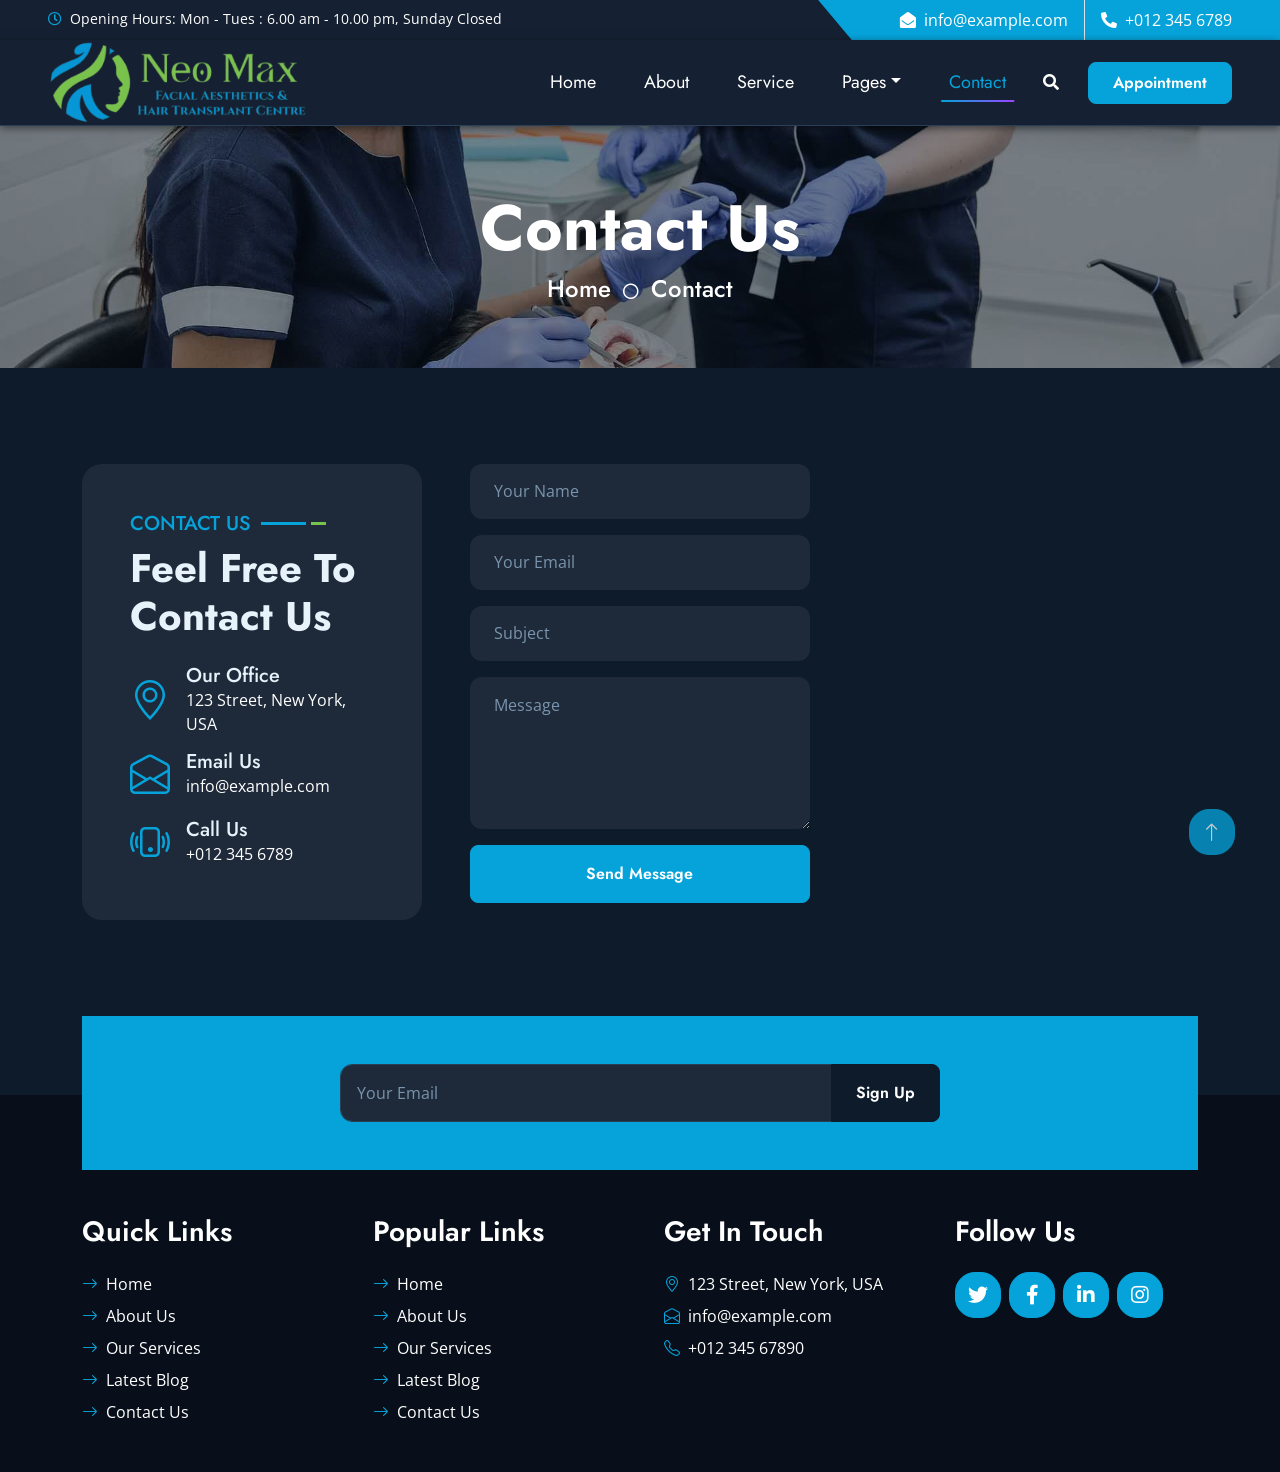
<file: contact.html>
<!DOCTYPE html>
<html lang="en">

<head>
    <meta charset="utf-8">
    <title>NeoMax</title>
    <link href="img/Icon.png" rel="icon">
    <meta content="width=device-width, initial-scale=1.0" name="viewport">
    <meta content="Free HTML Templates" name="keywords">
    <meta content="Free HTML Templates" name="description">

    <!-- Favicon -->
    <link href="img/favicon.ico" rel="icon">

    <!-- Google Web Fonts -->
    <link rel="preconnect" href="https://fonts.gstatic.com">
    <link href="https://fonts.googleapis.com/css2?family=Jost:wght@500;600;700&family=Open+Sans:wght@400;600&display=swap" rel="stylesheet"> 

    <!-- Icon Font Stylesheet -->
    <link href="https://cdnjs.cloudflare.com/ajax/libs/font-awesome/5.10.0/css/all.min.css" rel="stylesheet">
    <link href="https://cdn.jsdelivr.net/npm/bootstrap-icons@1.4.1/font/bootstrap-icons.css" rel="stylesheet">

    <!-- Libraries Stylesheet -->
    <link href="lib/owlcarousel/assets/owl.carousel.min.css" rel="stylesheet">
    <link href="lib/animate/animate.min.css" rel="stylesheet">
    <link href="lib/tempusdominus/css/tempusdominus-bootstrap-4.min.css" rel="stylesheet" />
    <link href="lib/twentytwenty/twentytwenty.css" rel="stylesheet" />

    <!-- Customized Bootstrap Stylesheet -->
    <link href="css/bootstrap.min.css" rel="stylesheet">

    <!-- Template Stylesheet -->
    <link href="css/style-dark.css" rel="stylesheet">
</head>

<body>
     <div class="philosophy-particles" id="particles">
                <!-- Particles will be generated by JavaScript -->
      </div>
    <!-- Spinner Start -->
    <div id="spinner" class="show bg-white position-fixed translate-middle w-100 vh-100 top-50 start-50 d-flex align-items-center justify-content-center">
        <div class="spinner-grow text-primary m-1" role="status">
            <span class="sr-only">Loading...</span>
        </div>
        <div class="spinner-grow text-dark m-1" role="status">
            <span class="sr-only">Loading...</span>
        </div>
        <div class="spinner-grow text-secondary m-1" role="status">
            <span class="sr-only">Loading...</span>
        </div>
    </div>
    <!-- Spinner End -->


    <!-- Topbar Start -->
    <div class="container-fluid bg-light ps-5 pe-0 d-none d-lg-block">
        <div class="row gx-0">
            <div class="col-md-6 text-center text-lg-start mb-2 mb-lg-0">
                <div class="d-inline-flex align-items-center">
                    <small class="py-2"><i class="far fa-clock text-primary me-2"></i>Opening Hours: Mon - Tues : 6.00 am - 10.00 pm, Sunday Closed </small>
                </div>
            </div>
            <div class="col-md-6 text-center text-lg-end">
                <div class="position-relative d-inline-flex align-items-center bg-primary text-white top-shape px-5">
                    <div class="me-3 pe-3 border-end py-2">
                        <p class="m-0"><i class="fa fa-envelope-open me-2"></i>info@example.com</p>
                    </div>
                    <div class="py-2">
                        <p class="m-0"><i class="fa fa-phone-alt me-2"></i>+012 345 6789</p>
                    </div>
                </div>
            </div>
        </div>
    </div>
    <!-- Topbar End -->


    <!-- Navbar Start -->
    <nav class="navbar navbar-expand-lg bg-white navbar-light shadow-sm px-5 py-3 py-lg-0">
        <a href="index.html" class="navbar-brand p-0">
      <img src="img/NewLogo.png" alt="NeoMax" class="logo-img">   </a>
        <button class="navbar-toggler" type="button" data-bs-toggle="collapse" data-bs-target="#navbarCollapse">
            <span class="navbar-toggler-icon"></span>
        </button>
        <div class="collapse navbar-collapse" id="navbarCollapse">
            <div class="navbar-nav ms-auto py-0">
                <a href="index.html" class="nav-item nav-link">Home</a>
                <a href="about.html" class="nav-item nav-link">About</a>
                <a href="service.html" class="nav-item nav-link">Service</a>
                <div class="nav-item dropdown">
                    <a href="#" class="nav-link dropdown-toggle" data-bs-toggle="dropdown">Pages</a>
                    <div class="dropdown-menu m-0">
                        <a href="price.html" class="dropdown-item">Pricing Plan</a>
                        <a href="team.html" class="dropdown-item">Our Dentist</a>
                        <a href="testimonial.html" class="dropdown-item">Testimonial</a>
                        <a href="appointment.html" class="dropdown-item">Appointment</a>
                    </div>
                </div>
                <a href="contact.html" class="nav-item nav-link active">Contact</a>
            </div>
            <button type="button" class="btn text-dark" data-bs-toggle="modal" data-bs-target="#searchModal"><i class="fa fa-search"></i></button>
            <a href="appointment.html" class="btn btn-primary py-2 px-4 ms-3">Appointment</a>
        </div>
    </nav>
    <!-- Navbar End -->


    <!-- Full Screen Search Start -->
    <div class="modal fade" id="searchModal" tabindex="-1">
        <div class="modal-dialog modal-fullscreen">
            <div class="modal-content" style="background: rgba(9, 30, 62, .7);">
                <div class="modal-header border-0">
                    <button type="button" class="btn bg-white btn-close" data-bs-dismiss="modal" aria-label="Close"></button>
                </div>
                <div class="modal-body d-flex align-items-center justify-content-center">
                    <div class="input-group" style="max-width: 600px;">
                        <input type="text" class="form-control bg-transparent border-primary p-3" placeholder="Type search keyword">
                        <button class="btn btn-primary px-4"><i class="bi bi-search"></i></button>
                    </div>
                </div>
            </div>
        </div>
    </div>
    <!-- Full Screen Search End -->


    <!-- Hero Start -->
    <div class="container-fluid bg-primary py-5 hero-header mb-5">
        <div class="row py-3">
            <div class="col-12 text-center">
                <h1 class="display-3 text-white animated zoomIn">Contact Us</h1>
                <a href="" class="h4 text-white">Home</a>
                <i class="far fa-circle text-white px-2"></i>
                <a href="" class="h4 text-white">Contact</a>
            </div>
        </div>
    </div>
    <!-- Hero End -->


    <!-- Contact Start -->
    <div class="container-fluid py-5">
        <div class="container">
            <div class="row g-5">
                <div class="col-xl-4 col-lg-6 wow slideInUp" data-wow-delay="0.1s">
                    <div class="bg-light rounded h-100 p-5">
                        <div class="section-title">
                            <h5 class="position-relative d-inline-block text-primary text-uppercase">Contact Us</h5>
                            <h1 class="display-6 mb-4">Feel Free To Contact Us</h1>
                        </div>
                        <div class="d-flex align-items-center mb-2">
                            <i class="bi bi-geo-alt fs-1 text-primary me-3"></i>
                            <div class="text-start">
                                <h5 class="mb-0">Our Office</h5>
                                <span>123 Street, New York, USA</span>
                            </div>
                        </div>
                        <div class="d-flex align-items-center mb-2">
                            <i class="bi bi-envelope-open fs-1 text-primary me-3"></i>
                            <div class="text-start">
                                <h5 class="mb-0">Email Us</h5>
                                <span>info@example.com</span>
                            </div>
                        </div>
                        <div class="d-flex align-items-center">
                            <i class="bi bi-phone-vibrate fs-1 text-primary me-3"></i>
                            <div class="text-start">
                                <h5 class="mb-0">Call Us</h5>
                                <span>+012 345 6789</span>
                            </div>
                        </div>
                    </div>
                </div>
                <div class="col-xl-4 col-lg-6 wow slideInUp" data-wow-delay="0.3s">
                    <form>
                        <div class="row g-3">
                            <div class="col-12">
                                <input type="text" class="form-control border-0 bg-light px-4" placeholder="Your Name" style="height: 55px;">
                            </div>
                            <div class="col-12">
                                <input type="email" class="form-control border-0 bg-light px-4" placeholder="Your Email" style="height: 55px;">
                            </div>
                            <div class="col-12">
                                <input type="text" class="form-control border-0 bg-light px-4" placeholder="Subject" style="height: 55px;">
                            </div>
                            <div class="col-12">
                                <textarea class="form-control border-0 bg-light px-4 py-3" rows="5" placeholder="Message"></textarea>
                            </div>
                            <div class="col-12">
                                <button class="btn btn-primary w-100 py-3" type="submit">Send Message</button>
                            </div>
                        </div>
                    </form>
                </div>
                <div class="col-xl-4 col-lg-12 wow slideInUp" data-wow-delay="0.6s">
                    <iframe class="position-relative rounded w-100 h-100"
                        src="https://www.google.com/maps/embed?pb=!1m18!1m12!1m3!1d3001156.4288297426!2d-78.01371936852176!3d42.72876761954724!2m3!1f0!2f0!3f0!3m2!1i1024!2i768!4f13.1!3m3!1m2!1s0x4ccc4bf0f123a5a9%3A0xddcfc6c1de189567!2sNew%20York%2C%20USA!5e0!3m2!1sen!2sbd!4v1603794290143!5m2!1sen!2sbd"
                        frameborder="0" style="min-height: 400px; border:0;" allowfullscreen="" aria-hidden="false"
                        tabindex="0"></iframe>
                </div>
            </div>
        </div>
    </div>
    <!-- Contact End -->


    <!-- Newsletter Start -->
    <div class="container-fluid position-relative pt-5 wow fadeInUp" data-wow-delay="0.1s" style="z-index: 1;">
        <div class="container">
            <div class="bg-primary p-5">
                <form class="mx-auto" style="max-width: 600px;">
                    <div class="input-group">
                        <input type="text" class="form-control border-white p-3" placeholder="Your Email">
                        <button class="btn btn-dark px-4">Sign Up</button>
                    </div>
                </form>
            </div>
        </div>
    </div>
    <!-- Newsletter End -->
    

    <!-- Footer Start -->
    <div class="container-fluid bg-dark text-light py-5 wow fadeInUp" data-wow-delay="0.3s" style="margin-top: -75px;">
        <div class="container pt-5">
            <div class="row g-5 pt-4">
                <div class="col-lg-3 col-md-6">
                    <h3 class="text-white mb-4">Quick Links</h3>
                    <div class="d-flex flex-column justify-content-start">
                        <a class="text-light mb-2" href="#"><i class="bi bi-arrow-right text-primary me-2"></i>Home</a>
                        <a class="text-light mb-2" href="#"><i class="bi bi-arrow-right text-primary me-2"></i>About Us</a>
                        <a class="text-light mb-2" href="#"><i class="bi bi-arrow-right text-primary me-2"></i>Our Services</a>
                        <a class="text-light mb-2" href="#"><i class="bi bi-arrow-right text-primary me-2"></i>Latest Blog</a>
                        <a class="text-light" href="#"><i class="bi bi-arrow-right text-primary me-2"></i>Contact Us</a>
                    </div>
                </div>
                <div class="col-lg-3 col-md-6">
                    <h3 class="text-white mb-4">Popular Links</h3>
                    <div class="d-flex flex-column justify-content-start">
                        <a class="text-light mb-2" href="#"><i class="bi bi-arrow-right text-primary me-2"></i>Home</a>
                        <a class="text-light mb-2" href="#"><i class="bi bi-arrow-right text-primary me-2"></i>About Us</a>
                        <a class="text-light mb-2" href="#"><i class="bi bi-arrow-right text-primary me-2"></i>Our Services</a>
                        <a class="text-light mb-2" href="#"><i class="bi bi-arrow-right text-primary me-2"></i>Latest Blog</a>
                        <a class="text-light" href="#"><i class="bi bi-arrow-right text-primary me-2"></i>Contact Us</a>
                    </div>
                </div>
                <div class="col-lg-3 col-md-6">
                    <h3 class="text-white mb-4">Get In Touch</h3>
                    <p class="mb-2"><i class="bi bi-geo-alt text-primary me-2"></i>123 Street, New York, USA</p>
                    <p class="mb-2"><i class="bi bi-envelope-open text-primary me-2"></i>info@example.com</p>
                    <p class="mb-0"><i class="bi bi-telephone text-primary me-2"></i>+012 345 67890</p>
                </div>
                <div class="col-lg-3 col-md-6">
                    <h3 class="text-white mb-4">Follow Us</h3>
                    <div class="d-flex">
                        <a class="btn btn-lg btn-primary btn-lg-square rounded me-2" href="#"><i class="fab fa-twitter fw-normal"></i></a>
                        <a class="btn btn-lg btn-primary btn-lg-square rounded me-2" href="#"><i class="fab fa-facebook-f fw-normal"></i></a>
                        <a class="btn btn-lg btn-primary btn-lg-square rounded me-2" href="#"><i class="fab fa-linkedin-in fw-normal"></i></a>
                        <a class="btn btn-lg btn-primary btn-lg-square rounded" href="#"><i class="fab fa-instagram fw-normal"></i></a>
                    </div>
                </div>
            </div>
        </div>
    </div>
    <!-- <div class="container-fluid text-light py-4" style="background: #051225;">
        <div class="container">
            <div class="row g-0">
                <div class="col-md-6 text-center text-md-start">
                    <p class="mb-md-0">&copy; <a class="text-white border-bottom" href="#">Your Site Name</a>. All Rights Reserved.</p>
                </div>
                <div class="col-md-6 text-center text-md-end">
                    <p class="mb-0">Designed by <a class="text-white border-bottom" href="https://htmlcodex.com">HTML Codex</a><br>
                        Distributed by <a class="text-white border-bottom" href="https://themewagon.com">ThemeWagon</a>          
                    
                    </p>
                </div>
            </div>
        </div>
    </div> -->
    <!-- Footer End -->


    <!-- Back to Top -->
    <a href="#" class="btn btn-lg btn-primary btn-lg-square rounded back-to-top"><i class="bi bi-arrow-up"></i></a>


    <!-- JavaScript Libraries -->
    <script src="https://code.jquery.com/jquery-3.4.1.min.js"></script>
    <script src="https://cdn.jsdelivr.net/npm/bootstrap@5.0.0/dist/js/bootstrap.bundle.min.js"></script>
    <script src="lib/wow/wow.min.js"></script>
    <script src="lib/easing/easing.min.js"></script>
    <script src="lib/waypoints/waypoints.min.js"></script>
    <script src="lib/owlcarousel/owl.carousel.min.js"></script>
    <script src="lib/tempusdominus/js/moment.min.js"></script>
    <script src="lib/tempusdominus/js/moment-timezone.min.js"></script>
    <script src="lib/tempusdominus/js/tempusdominus-bootstrap-4.min.js"></script>
    <script src="lib/twentytwenty/jquery.event.move.js"></script>
    <script src="lib/twentytwenty/jquery.twentytwenty.js"></script>

    <!-- Template Javascript -->
    <script src="js/main.js"></script>
</body>

</html>
</file>
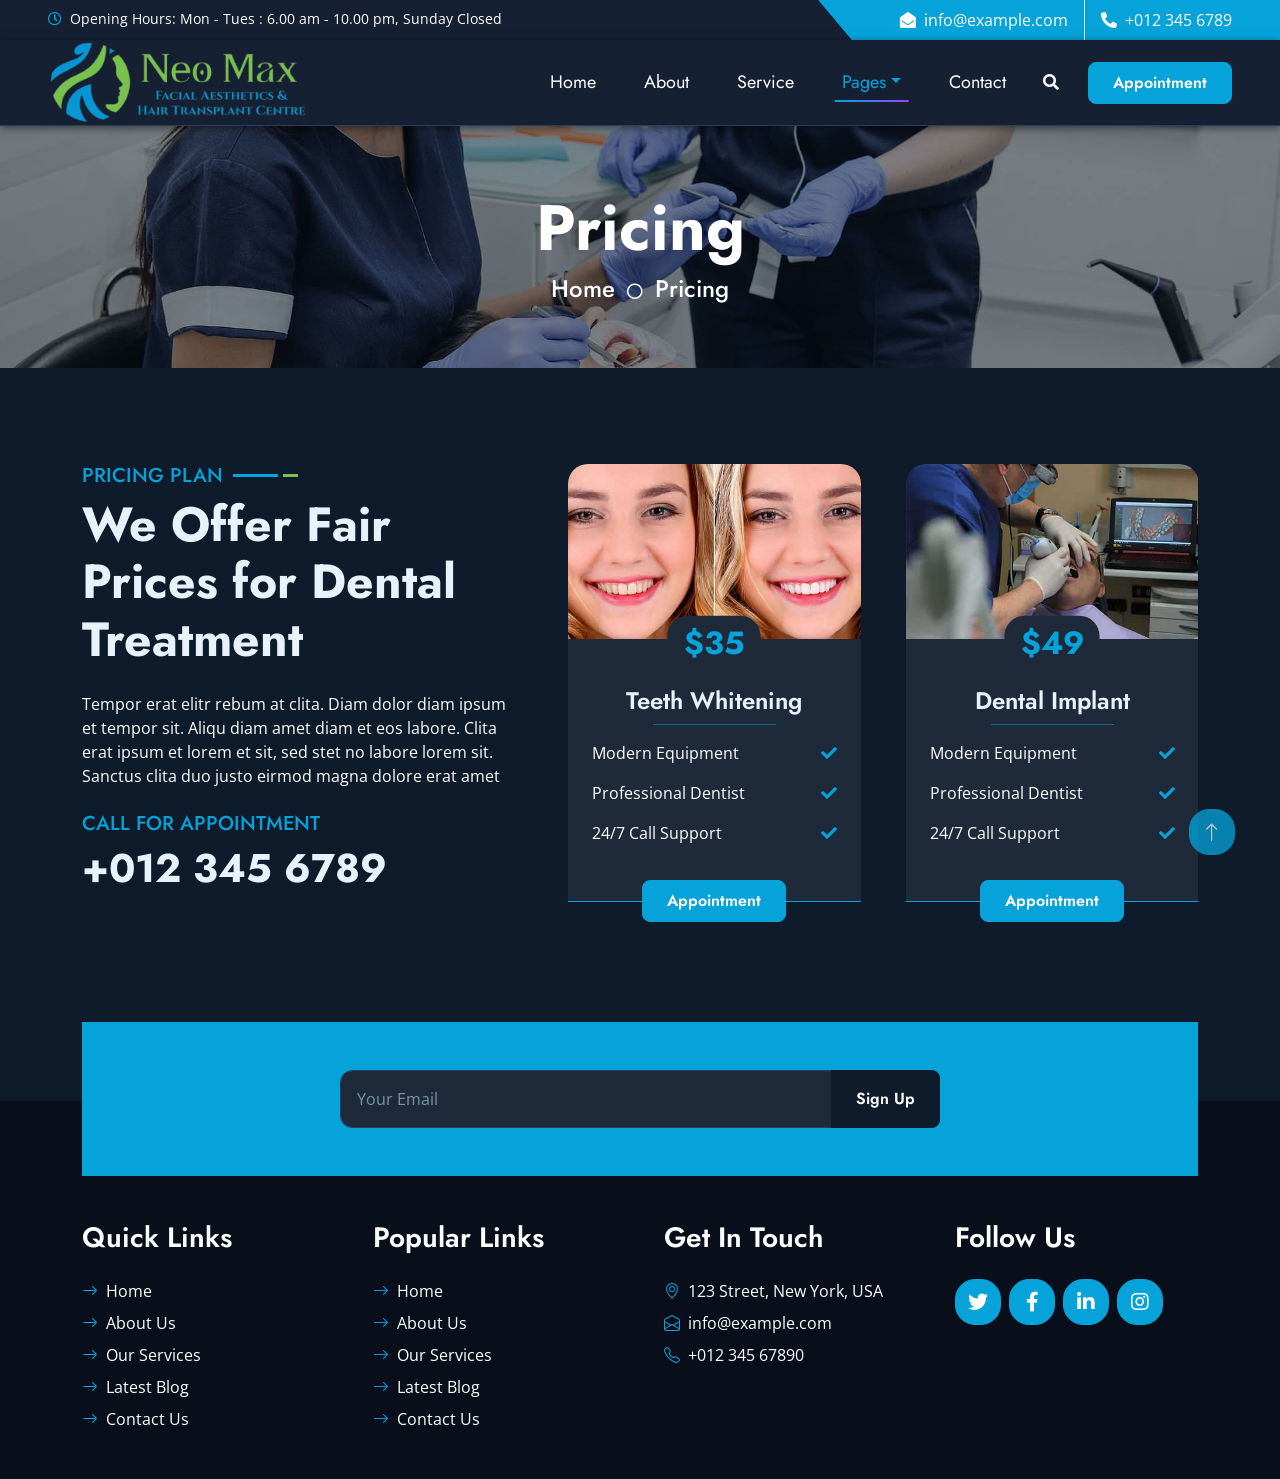
<file: price.html>
<!DOCTYPE html>
<html lang="en">

<head>
    <meta charset="utf-8">
    <title>NeoMax</title>
    <link href="img/Icon.png" rel="icon">
    <meta content="width=device-width, initial-scale=1.0" name="viewport">
    <meta content="Free HTML Templates" name="keywords">
    <meta content="Free HTML Templates" name="description">

    <!-- Favicon -->
    <link href="img/favicon.ico" rel="icon">

    <!-- Google Web Fonts -->
    <link rel="preconnect" href="https://fonts.gstatic.com">
    <link href="https://fonts.googleapis.com/css2?family=Jost:wght@500;600;700&family=Open+Sans:wght@400;600&display=swap" rel="stylesheet"> 

    <!-- Icon Font Stylesheet -->
    <link href="https://cdnjs.cloudflare.com/ajax/libs/font-awesome/5.10.0/css/all.min.css" rel="stylesheet">
    <link href="https://cdn.jsdelivr.net/npm/bootstrap-icons@1.4.1/font/bootstrap-icons.css" rel="stylesheet">

    <!-- Libraries Stylesheet -->
    <link href="lib/owlcarousel/assets/owl.carousel.min.css" rel="stylesheet">
    <link href="lib/animate/animate.min.css" rel="stylesheet">
    <link href="lib/tempusdominus/css/tempusdominus-bootstrap-4.min.css" rel="stylesheet" />
    <link href="lib/twentytwenty/twentytwenty.css" rel="stylesheet" />

    <!-- Customized Bootstrap Stylesheet -->
    <link href="css/bootstrap.min.css" rel="stylesheet">

    <!-- Template Stylesheet -->
    <link href="css/style-dark.css" rel="stylesheet">
</head>

<body>
     <div class="philosophy-particles" id="particles">
                <!-- Particles will be generated by JavaScript -->
      </div>
    <!-- Spinner Start -->
    <div id="spinner" class="show bg-white position-fixed translate-middle w-100 vh-100 top-50 start-50 d-flex align-items-center justify-content-center">
        <div class="spinner-grow text-primary m-1" role="status">
            <span class="sr-only">Loading...</span>
        </div>
        <div class="spinner-grow text-dark m-1" role="status">
            <span class="sr-only">Loading...</span>
        </div>
        <div class="spinner-grow text-secondary m-1" role="status">
            <span class="sr-only">Loading...</span>
        </div>
    </div>
    <!-- Spinner End -->


    <!-- Topbar Start -->
    <div class="container-fluid bg-light ps-5 pe-0 d-none d-lg-block">
        <div class="row gx-0">
            <div class="col-md-6 text-center text-lg-start mb-2 mb-lg-0">
                <div class="d-inline-flex align-items-center">
                    <small class="py-2"><i class="far fa-clock text-primary me-2"></i>Opening Hours: Mon - Tues : 6.00 am - 10.00 pm, Sunday Closed </small>
                </div>
            </div>
            <div class="col-md-6 text-center text-lg-end">
                <div class="position-relative d-inline-flex align-items-center bg-primary text-white top-shape px-5">
                    <div class="me-3 pe-3 border-end py-2">
                        <p class="m-0"><i class="fa fa-envelope-open me-2"></i>info@example.com</p>
                    </div>
                    <div class="py-2">
                        <p class="m-0"><i class="fa fa-phone-alt me-2"></i>+012 345 6789</p>
                    </div>
                </div>
            </div>
        </div>
    </div>
    <!-- Topbar End -->


    <!-- Navbar Start -->
    <nav class="navbar navbar-expand-lg bg-white navbar-light shadow-sm px-5 py-3 py-lg-0">
        <a href="index.html" class="navbar-brand p-0">
         <img src="img/NewLogo.png" alt="NeoMax" class="logo-img">  </a>
        <button class="navbar-toggler" type="button" data-bs-toggle="collapse" data-bs-target="#navbarCollapse">
            <span class="navbar-toggler-icon"></span>
        </button>
        <div class="collapse navbar-collapse" id="navbarCollapse">
            <div class="navbar-nav ms-auto py-0">
                <a href="index.html" class="nav-item nav-link">Home</a>
                <a href="about.html" class="nav-item nav-link">About</a>
                <a href="service.html" class="nav-item nav-link">Service</a>
                <div class="nav-item dropdown">
                    <a href="#" class="nav-link dropdown-toggle active" data-bs-toggle="dropdown">Pages</a>
                    <div class="dropdown-menu m-0">
                        <a href="price.html" class="dropdown-item active">Pricing Plan</a>
                        <a href="team.html" class="dropdown-item">Our Dentist</a>
                        <a href="testimonial.html" class="dropdown-item">Testimonial</a>
                        <a href="appointment.html" class="dropdown-item">Appointment</a>
                    </div>
                </div>
                <a href="contact.html" class="nav-item nav-link">Contact</a>
            </div>
            <button type="button" class="btn text-dark" data-bs-toggle="modal" data-bs-target="#searchModal"><i class="fa fa-search"></i></button>
            <a href="appointment.html" class="btn btn-primary py-2 px-4 ms-3">Appointment</a>
        </div>
    </nav>
    <!-- Navbar End -->


    <!-- Full Screen Search Start -->
    <div class="modal fade" id="searchModal" tabindex="-1">
        <div class="modal-dialog modal-fullscreen">
            <div class="modal-content" style="background: rgba(9, 30, 62, .7);">
                <div class="modal-header border-0">
                    <button type="button" class="btn bg-white btn-close" data-bs-dismiss="modal" aria-label="Close"></button>
                </div>
                <div class="modal-body d-flex align-items-center justify-content-center">
                    <div class="input-group" style="max-width: 600px;">
                        <input type="text" class="form-control bg-transparent border-primary p-3" placeholder="Type search keyword">
                        <button class="btn btn-primary px-4"><i class="bi bi-search"></i></button>
                    </div>
                </div>
            </div>
        </div>
    </div>
    <!-- Full Screen Search End -->


    <!-- Hero Start -->
    <div class="container-fluid bg-primary py-5 hero-header mb-5">
        <div class="row py-3">
            <div class="col-12 text-center">
                <h1 class="display-3 text-white animated zoomIn">Pricing</h1>
                <a href="" class="h4 text-white">Home</a>
                <i class="far fa-circle text-white px-2"></i>
                <a href="" class="h4 text-white">Pricing</a>
            </div>
        </div>
    </div>
    <!-- Hero End -->


    <!-- Pricing Start -->
    <div class="container-fluid py-5 wow fadeInUp" data-wow-delay="0.1s">
        <div class="container">
            <div class="row g-5">
                <div class="col-lg-5">
                    <div class="section-title mb-4">
                        <h5 class="position-relative d-inline-block text-primary text-uppercase">Pricing Plan</h5>
                        <h1 class="display-5 mb-0">We Offer Fair Prices for Dental Treatment</h1>
                    </div>
                    <p class="mb-4">Tempor erat elitr rebum at clita. Diam dolor diam ipsum et tempor sit. Aliqu diam amet diam et eos labore. Clita erat ipsum et lorem et sit, sed stet no labore lorem sit. Sanctus clita duo justo eirmod magna dolore erat amet</p>
                    <h5 class="text-uppercase text-primary wow fadeInUp" data-wow-delay="0.3s">Call for Appointment</h5>
                    <h1 class="wow fadeInUp" data-wow-delay="0.6s">+012 345 6789</h1>
                </div>
                <div class="col-lg-7">
                    <div class="owl-carousel price-carousel wow zoomIn" data-wow-delay="0.9s">
                        <div class="price-item pb-4">
                            <div class="position-relative">
                                <img class="img-fluid rounded-top" src="img/price-1.jpg" alt="">
                                <div class="d-flex align-items-center justify-content-center bg-light rounded pt-2 px-3 position-absolute top-100 start-50 translate-middle" style="z-index: 2;">
                                    <h2 class="text-primary m-0">$35</h2>
                                </div>
                            </div>
                            <div class="position-relative text-center bg-light border-bottom border-primary py-5 p-4">
                                <h4>Teeth Whitening</h4>
                                <hr class="text-primary w-50 mx-auto mt-0">
                                <div class="d-flex justify-content-between mb-3"><span>Modern Equipment</span><i class="fa fa-check text-primary pt-1"></i></div>
                                <div class="d-flex justify-content-between mb-3"><span>Professional Dentist</span><i class="fa fa-check text-primary pt-1"></i></div>
                                <div class="d-flex justify-content-between mb-2"><span>24/7 Call Support</span><i class="fa fa-check text-primary pt-1"></i></div>
                                <a href="appointment.html" class="btn btn-primary py-2 px-4 position-absolute top-100 start-50 translate-middle">Appointment</a>
                            </div>
                        </div>
                        <div class="price-item pb-4">
                            <div class="position-relative">
                                <img class="img-fluid rounded-top" src="img/price-2.jpg" alt="">
                                <div class="d-flex align-items-center justify-content-center bg-light rounded pt-2 px-3 position-absolute top-100 start-50 translate-middle" style="z-index: 2;">
                                    <h2 class="text-primary m-0">$49</h2>
                                </div>
                            </div>
                            <div class="position-relative text-center bg-light border-bottom border-primary py-5 p-4">
                                <h4>Dental Implant</h4>
                                <hr class="text-primary w-50 mx-auto mt-0">
                                <div class="d-flex justify-content-between mb-3"><span>Modern Equipment</span><i class="fa fa-check text-primary pt-1"></i></div>
                                <div class="d-flex justify-content-between mb-3"><span>Professional Dentist</span><i class="fa fa-check text-primary pt-1"></i></div>
                                <div class="d-flex justify-content-between mb-2"><span>24/7 Call Support</span><i class="fa fa-check text-primary pt-1"></i></div>
                                <a href="appointment.html" class="btn btn-primary py-2 px-4 position-absolute top-100 start-50 translate-middle">Appointment</a>
                            </div>
                        </div>
                        <div class="price-item pb-4">
                            <div class="position-relative">
                                <img class="img-fluid rounded-top" src="img/price-3.jpg" alt="">
                                <div class="d-flex align-items-center justify-content-center bg-light rounded pt-2 px-3 position-absolute top-100 start-50 translate-middle" style="z-index: 2;">
                                    <h2 class="text-primary m-0">$99</h2>
                                </div>
                            </div>
                            <div class="position-relative text-center bg-light border-bottom border-primary py-5 p-4">
                                <h4>Root Canal</h4>
                                <hr class="text-primary w-50 mx-auto mt-0">
                                <div class="d-flex justify-content-between mb-3"><span>Modern Equipment</span><i class="fa fa-check text-primary pt-1"></i></div>
                                <div class="d-flex justify-content-between mb-3"><span>Professional Dentist</span><i class="fa fa-check text-primary pt-1"></i></div>
                                <div class="d-flex justify-content-between mb-2"><span>24/7 Call Support</span><i class="fa fa-check text-primary pt-1"></i></div>
                                <a href="appointment.html" class="btn btn-primary py-2 px-4 position-absolute top-100 start-50 translate-middle">Appointment</a>
                            </div>
                        </div>
                    </div>
                </div>
            </div>
        </div>
    </div>
    <!-- Pricing End -->
    

    <!-- Newsletter Start -->
    <div class="container-fluid position-relative pt-5 wow fadeInUp" data-wow-delay="0.1s" style="z-index: 1;">
        <div class="container">
            <div class="bg-primary p-5">
                <form class="mx-auto" style="max-width: 600px;">
                    <div class="input-group">
                        <input type="text" class="form-control border-white p-3" placeholder="Your Email">
                        <button class="btn btn-dark px-4">Sign Up</button>
                    </div>
                </form>
            </div>
        </div>
    </div>
    <!-- Newsletter End -->
    

    <!-- Footer Start -->
    <div class="container-fluid bg-dark text-light py-5 wow fadeInUp" data-wow-delay="0.3s" style="margin-top: -75px;">
        <div class="container pt-5">
            <div class="row g-5 pt-4">
                <div class="col-lg-3 col-md-6">
                    <h3 class="text-white mb-4">Quick Links</h3>
                    <div class="d-flex flex-column justify-content-start">
                        <a class="text-light mb-2" href="#"><i class="bi bi-arrow-right text-primary me-2"></i>Home</a>
                        <a class="text-light mb-2" href="#"><i class="bi bi-arrow-right text-primary me-2"></i>About Us</a>
                        <a class="text-light mb-2" href="#"><i class="bi bi-arrow-right text-primary me-2"></i>Our Services</a>
                        <a class="text-light mb-2" href="#"><i class="bi bi-arrow-right text-primary me-2"></i>Latest Blog</a>
                        <a class="text-light" href="#"><i class="bi bi-arrow-right text-primary me-2"></i>Contact Us</a>
                    </div>
                </div>
                <div class="col-lg-3 col-md-6">
                    <h3 class="text-white mb-4">Popular Links</h3>
                    <div class="d-flex flex-column justify-content-start">
                        <a class="text-light mb-2" href="#"><i class="bi bi-arrow-right text-primary me-2"></i>Home</a>
                        <a class="text-light mb-2" href="#"><i class="bi bi-arrow-right text-primary me-2"></i>About Us</a>
                        <a class="text-light mb-2" href="#"><i class="bi bi-arrow-right text-primary me-2"></i>Our Services</a>
                        <a class="text-light mb-2" href="#"><i class="bi bi-arrow-right text-primary me-2"></i>Latest Blog</a>
                        <a class="text-light" href="#"><i class="bi bi-arrow-right text-primary me-2"></i>Contact Us</a>
                    </div>
                </div>
                <div class="col-lg-3 col-md-6">
                    <h3 class="text-white mb-4">Get In Touch</h3>
                    <p class="mb-2"><i class="bi bi-geo-alt text-primary me-2"></i>123 Street, New York, USA</p>
                    <p class="mb-2"><i class="bi bi-envelope-open text-primary me-2"></i>info@example.com</p>
                    <p class="mb-0"><i class="bi bi-telephone text-primary me-2"></i>+012 345 67890</p>
                </div>
                <div class="col-lg-3 col-md-6">
                    <h3 class="text-white mb-4">Follow Us</h3>
                    <div class="d-flex">
                        <a class="btn btn-lg btn-primary btn-lg-square rounded me-2" href="#"><i class="fab fa-twitter fw-normal"></i></a>
                        <a class="btn btn-lg btn-primary btn-lg-square rounded me-2" href="#"><i class="fab fa-facebook-f fw-normal"></i></a>
                        <a class="btn btn-lg btn-primary btn-lg-square rounded me-2" href="#"><i class="fab fa-linkedin-in fw-normal"></i></a>
                        <a class="btn btn-lg btn-primary btn-lg-square rounded" href="#"><i class="fab fa-instagram fw-normal"></i></a>
                    </div>
                </div>
            </div>
        </div>
    </div>
    <!-- <div class="container-fluid text-light py-4" style="background: #051225;">
        <div class="container">
            <div class="row g-0">
                <div class="col-md-6 text-center text-md-start">
                    <p class="mb-md-0">&copy; <a class="text-white border-bottom" href="#">Your Site Name</a>. All Rights Reserved.</p>
                </div>
                <div class="col-md-6 text-center text-md-end">
                    <p class="mb-0">Designed by <a class="text-white border-bottom" href="https://htmlcodex.com">HTML Codex</a><br>
                        Distributed by <a class="text-white border-bottom" href="https://themewagon.com">ThemeWagon</a>          
                    
                    </p>
                </div>
            </div>
        </div>
    </div> -->
    <!-- Footer End -->


    <!-- Back to Top -->
    <a href="#" class="btn btn-lg btn-primary btn-lg-square rounded back-to-top"><i class="bi bi-arrow-up"></i></a>


    <!-- JavaScript Libraries -->
    <script src="https://code.jquery.com/jquery-3.4.1.min.js"></script>
    <script src="https://cdn.jsdelivr.net/npm/bootstrap@5.0.0/dist/js/bootstrap.bundle.min.js"></script>
    <script src="lib/wow/wow.min.js"></script>
    <script src="lib/easing/easing.min.js"></script>
    <script src="lib/waypoints/waypoints.min.js"></script>
    <script src="lib/owlcarousel/owl.carousel.min.js"></script>
    <script src="lib/tempusdominus/js/moment.min.js"></script>
    <script src="lib/tempusdominus/js/moment-timezone.min.js"></script>
    <script src="lib/tempusdominus/js/tempusdominus-bootstrap-4.min.js"></script>
    <script src="lib/twentytwenty/jquery.event.move.js"></script>
    <script src="lib/twentytwenty/jquery.twentytwenty.js"></script>

    <!-- Template Javascript -->
    <script src="js/main.js"></script>
</body>

</html>
</file>
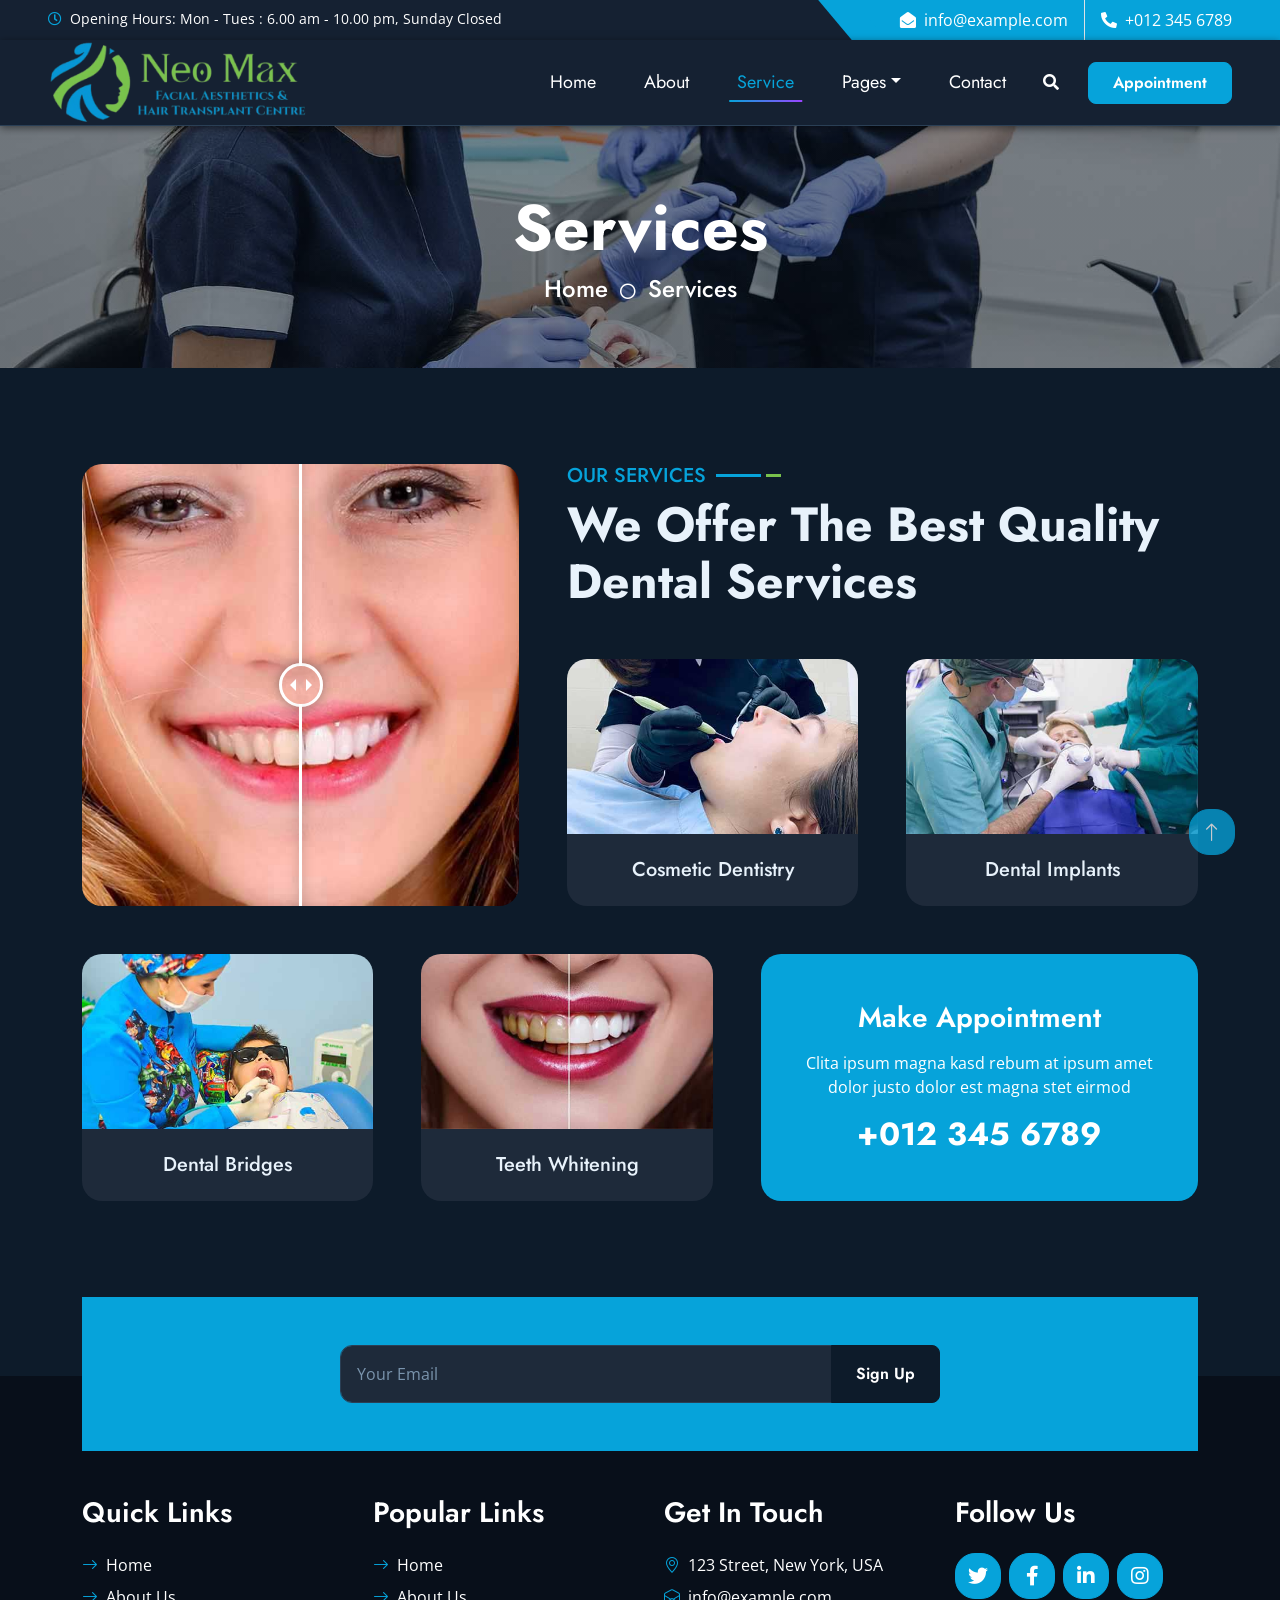
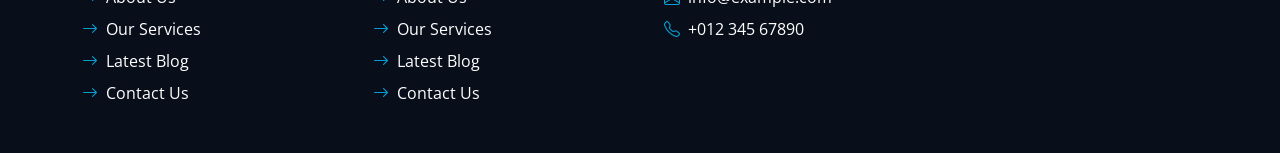
<file: service.html>
<!DOCTYPE html>
<html lang="en">

<head>
    <meta charset="utf-8">
    <title>NeoMax</title>
    <link href="img/Icon.png" rel="icon">
    <meta content="width=device-width, initial-scale=1.0" name="viewport">
    <meta content="Free HTML Templates" name="keywords">
    <meta content="Free HTML Templates" name="description">

    <!-- Favicon -->
    <link href="img/favicon.ico" rel="icon">

    <!-- Google Web Fonts -->
    <link rel="preconnect" href="https://fonts.gstatic.com">
    <link href="https://fonts.googleapis.com/css2?family=Jost:wght@500;600;700&family=Open+Sans:wght@400;600&display=swap" rel="stylesheet"> 

    <!-- Icon Font Stylesheet -->
    <link href="https://cdnjs.cloudflare.com/ajax/libs/font-awesome/5.10.0/css/all.min.css" rel="stylesheet">
    <link href="https://cdn.jsdelivr.net/npm/bootstrap-icons@1.4.1/font/bootstrap-icons.css" rel="stylesheet">

    <!-- Libraries Stylesheet -->
    <link href="lib/owlcarousel/assets/owl.carousel.min.css" rel="stylesheet">
    <link href="lib/animate/animate.min.css" rel="stylesheet">
    <link href="lib/tempusdominus/css/tempusdominus-bootstrap-4.min.css" rel="stylesheet" />
    <link href="lib/twentytwenty/twentytwenty.css" rel="stylesheet" />

    <!-- Customized Bootstrap Stylesheet -->
    <link href="css/bootstrap.min.css" rel="stylesheet">

    <!-- Template Stylesheet -->
    <link href="css/style-dark.css" rel="stylesheet">
</head>

<body>
     <div class="philosophy-particles" id="particles">
                <!-- Particles will be generated by JavaScript -->
      </div>
    <!-- Spinner Start -->
    <div id="spinner" class="show bg-white position-fixed translate-middle w-100 vh-100 top-50 start-50 d-flex align-items-center justify-content-center">
        <div class="spinner-grow text-primary m-1" role="status">
            <span class="sr-only">Loading...</span>
        </div>
        <div class="spinner-grow text-dark m-1" role="status">
            <span class="sr-only">Loading...</span>
        </div>
        <div class="spinner-grow text-secondary m-1" role="status">
            <span class="sr-only">Loading...</span>
        </div>
    </div>
    <!-- Spinner End -->


    <!-- Topbar Start -->
    <div class="container-fluid bg-light ps-5 pe-0 d-none d-lg-block">
        <div class="row gx-0">
            <div class="col-md-6 text-center text-lg-start mb-2 mb-lg-0">
                <div class="d-inline-flex align-items-center">
                    <small class="py-2"><i class="far fa-clock text-primary me-2"></i>Opening Hours: Mon - Tues : 6.00 am - 10.00 pm, Sunday Closed </small>
                </div>
            </div>
            <div class="col-md-6 text-center text-lg-end">
                <div class="position-relative d-inline-flex align-items-center bg-primary text-white top-shape px-5">
                    <div class="me-3 pe-3 border-end py-2">
                        <p class="m-0"><i class="fa fa-envelope-open me-2"></i>info@example.com</p>
                    </div>
                    <div class="py-2">
                        <p class="m-0"><i class="fa fa-phone-alt me-2"></i>+012 345 6789</p>
                    </div>
                </div>
            </div>
        </div>
    </div>
    <!-- Topbar End -->


    <!-- Navbar Start -->
    <nav class="navbar navbar-expand-lg bg-white navbar-light shadow-sm px-5 py-3 py-lg-0">
        <a href="index.html" class="navbar-brand p-0">
    <img src="img/NewLogo.png" alt="NeoMax" class="logo-img">     </a>
        <button class="navbar-toggler" type="button" data-bs-toggle="collapse" data-bs-target="#navbarCollapse">
            <span class="navbar-toggler-icon"></span>
        </button>
        <div class="collapse navbar-collapse" id="navbarCollapse">
            <div class="navbar-nav ms-auto py-0">
                <a href="index.html" class="nav-item nav-link">Home</a>
                <a href="about.html" class="nav-item nav-link">About</a>
                <a href="service.html" class="nav-item nav-link active">Service</a>
                <div class="nav-item dropdown">
                    <a href="#" class="nav-link dropdown-toggle" data-bs-toggle="dropdown">Pages</a>
                    <div class="dropdown-menu m-0">
                        <a href="price.html" class="dropdown-item">Pricing Plan</a>
                        <a href="team.html" class="dropdown-item">Our Dentist</a>
                        <a href="testimonial.html" class="dropdown-item">Testimonial</a>
                        <a href="appointment.html" class="dropdown-item">Appointment</a>
                    </div>
                </div>
                <a href="contact.html" class="nav-item nav-link">Contact</a>
            </div>
            <button type="button" class="btn text-dark" data-bs-toggle="modal" data-bs-target="#searchModal"><i class="fa fa-search"></i></button>
            <a href="appointment.html" class="btn btn-primary py-2 px-4 ms-3">Appointment</a>
        </div>
    </nav>
    <!-- Navbar End -->


    <!-- Full Screen Search Start -->
    <div class="modal fade" id="searchModal" tabindex="-1">
        <div class="modal-dialog modal-fullscreen">
            <div class="modal-content" style="background: rgba(9, 30, 62, .7);">
                <div class="modal-header border-0">
                    <button type="button" class="btn bg-white btn-close" data-bs-dismiss="modal" aria-label="Close"></button>
                </div>
                <div class="modal-body d-flex align-items-center justify-content-center">
                    <div class="input-group" style="max-width: 600px;">
                        <input type="text" class="form-control bg-transparent border-primary p-3" placeholder="Type search keyword">
                        <button class="btn btn-primary px-4"><i class="bi bi-search"></i></button>
                    </div>
                </div>
            </div>
        </div>
    </div>
    <!-- Full Screen Search End -->


    <!-- Hero Start -->
    <div class="container-fluid bg-primary py-5 hero-header mb-5">
        <div class="row py-3">
            <div class="col-12 text-center">
                <h1 class="display-3 text-white animated zoomIn">Services</h1>
                <a href="" class="h4 text-white">Home</a>
                <i class="far fa-circle text-white px-2"></i>
                <a href="" class="h4 text-white">Services</a>
            </div>
        </div>
    </div>
    <!-- Hero End -->


    <!-- Service Start -->
    <div class="container-fluid py-5 wow fadeInUp" data-wow-delay="0.1s">
        <div class="container">
            <div class="row g-5 mb-5">
                <div class="col-lg-5 wow zoomIn" data-wow-delay="0.3s" style="min-height: 400px;">
                    <div class="twentytwenty-container position-relative h-100 rounded overflow-hidden">
                        <img class="position-absolute w-100 h-100" src="img/before.jpg" style="object-fit: cover;">
                        <img class="position-absolute w-100 h-100" src="img/after.jpg" style="object-fit: cover;">
                    </div>
                </div>
                <div class="col-lg-7">
                    <div class="section-title mb-5">
                        <h5 class="position-relative d-inline-block text-primary text-uppercase">Our Services</h5>
                        <h1 class="display-5 mb-0">We Offer The Best Quality Dental Services</h1>
                    </div>
                    <div class="row g-5">
                        <div class="col-md-6 service-item wow zoomIn" data-wow-delay="0.6s">
                            <div class="rounded-top overflow-hidden">
                                <img class="img-fluid" src="img/service-1.jpg" alt="">
                            </div>
                            <div class="position-relative bg-light rounded-bottom text-center p-4">
                                <h5 class="m-0">Cosmetic Dentistry</h5>
                            </div>
                        </div>
                        <div class="col-md-6 service-item wow zoomIn" data-wow-delay="0.9s">
                            <div class="rounded-top overflow-hidden">
                                <img class="img-fluid" src="img/service-2.jpg" alt="">
                            </div>
                            <div class="position-relative bg-light rounded-bottom text-center p-4">
                                <h5 class="m-0">Dental Implants</h5>
                            </div>
                        </div>
                    </div>
                </div>
            </div>
            <div class="row g-5 wow fadeInUp" data-wow-delay="0.1s">
                <div class="col-lg-7">
                    <div class="row g-5">
                        <div class="col-md-6 service-item wow zoomIn" data-wow-delay="0.3s">
                            <div class="rounded-top overflow-hidden">
                                <img class="img-fluid" src="img/service-3.jpg" alt="">
                            </div>
                            <div class="position-relative bg-light rounded-bottom text-center p-4">
                                <h5 class="m-0">Dental Bridges</h5>
                            </div>
                        </div>
                        <div class="col-md-6 service-item wow zoomIn" data-wow-delay="0.6s">
                            <div class="rounded-top overflow-hidden">
                                <img class="img-fluid" src="img/service-4.jpg" alt="">
                            </div>
                            <div class="position-relative bg-light rounded-bottom text-center p-4">
                                <h5 class="m-0">Teeth Whitening</h5>
                            </div>
                        </div>
                    </div>
                </div>
                <div class="col-lg-5 service-item wow zoomIn" data-wow-delay="0.9s">
                    <div class="position-relative bg-primary rounded h-100 d-flex flex-column align-items-center justify-content-center text-center p-4">
                        <h3 class="text-white mb-3">Make Appointment</h3>
                        <p class="text-white mb-3">Clita ipsum magna kasd rebum at ipsum amet dolor justo dolor est magna stet eirmod</p>
                        <h2 class="text-white mb-0">+012 345 6789</h2>
                    </div>
                </div>
            </div>
        </div>
    </div>
    <!-- Service End -->
    

    <!-- Newsletter Start -->
    <div class="container-fluid position-relative pt-5 wow fadeInUp" data-wow-delay="0.1s" style="z-index: 1;">
        <div class="container">
            <div class="bg-primary p-5">
                <form class="mx-auto" style="max-width: 600px;">
                    <div class="input-group">
                        <input type="text" class="form-control border-white p-3" placeholder="Your Email">
                        <button class="btn btn-dark px-4">Sign Up</button>
                    </div>
                </form>
            </div>
        </div>
    </div>
    <!-- Newsletter End -->
    

    <!-- Footer Start -->
    <div class="container-fluid bg-dark text-light py-5 wow fadeInUp" data-wow-delay="0.3s" style="margin-top: -75px;">
        <div class="container pt-5">
            <div class="row g-5 pt-4">
                <div class="col-lg-3 col-md-6">
                    <h3 class="text-white mb-4">Quick Links</h3>
                    <div class="d-flex flex-column justify-content-start">
                        <a class="text-light mb-2" href="#"><i class="bi bi-arrow-right text-primary me-2"></i>Home</a>
                        <a class="text-light mb-2" href="#"><i class="bi bi-arrow-right text-primary me-2"></i>About Us</a>
                        <a class="text-light mb-2" href="#"><i class="bi bi-arrow-right text-primary me-2"></i>Our Services</a>
                        <a class="text-light mb-2" href="#"><i class="bi bi-arrow-right text-primary me-2"></i>Latest Blog</a>
                        <a class="text-light" href="#"><i class="bi bi-arrow-right text-primary me-2"></i>Contact Us</a>
                    </div>
                </div>
                <div class="col-lg-3 col-md-6">
                    <h3 class="text-white mb-4">Popular Links</h3>
                    <div class="d-flex flex-column justify-content-start">
                        <a class="text-light mb-2" href="#"><i class="bi bi-arrow-right text-primary me-2"></i>Home</a>
                        <a class="text-light mb-2" href="#"><i class="bi bi-arrow-right text-primary me-2"></i>About Us</a>
                        <a class="text-light mb-2" href="#"><i class="bi bi-arrow-right text-primary me-2"></i>Our Services</a>
                        <a class="text-light mb-2" href="#"><i class="bi bi-arrow-right text-primary me-2"></i>Latest Blog</a>
                        <a class="text-light" href="#"><i class="bi bi-arrow-right text-primary me-2"></i>Contact Us</a>
                    </div>
                </div>
                <div class="col-lg-3 col-md-6">
                    <h3 class="text-white mb-4">Get In Touch</h3>
                    <p class="mb-2"><i class="bi bi-geo-alt text-primary me-2"></i>123 Street, New York, USA</p>
                    <p class="mb-2"><i class="bi bi-envelope-open text-primary me-2"></i>info@example.com</p>
                    <p class="mb-0"><i class="bi bi-telephone text-primary me-2"></i>+012 345 67890</p>
                </div>
                <div class="col-lg-3 col-md-6">
                    <h3 class="text-white mb-4">Follow Us</h3>
                    <div class="d-flex">
                        <a class="btn btn-lg btn-primary btn-lg-square rounded me-2" href="#"><i class="fab fa-twitter fw-normal"></i></a>
                        <a class="btn btn-lg btn-primary btn-lg-square rounded me-2" href="#"><i class="fab fa-facebook-f fw-normal"></i></a>
                        <a class="btn btn-lg btn-primary btn-lg-square rounded me-2" href="#"><i class="fab fa-linkedin-in fw-normal"></i></a>
                        <a class="btn btn-lg btn-primary btn-lg-square rounded" href="#"><i class="fab fa-instagram fw-normal"></i></a>
                    </div>
                </div>
            </div>
        </div>
    </div>
    <!-- <div class="container-fluid text-light py-4" style="background: #051225;">
        <div class="container">
            <div class="row g-0">
                <div class="col-md-6 text-center text-md-start">
                    <p class="mb-md-0">&copy; <a class="text-white border-bottom" href="#">Your Site Name</a>. All Rights Reserved.</p>
                </div>
                <div class="col-md-6 text-center text-md-end">
                    <p class="mb-0">Designed by <a class="text-white border-bottom" href="https://htmlcodex.com">HTML Codex</a><br>
                        Distributed by <a class="text-white border-bottom" href="https://themewagon.com">ThemeWagon</a>          
                    
                    </p>
                </div>
            </div>
        </div>
    </div> -->
    <!-- Footer End -->


    <!-- Back to Top -->
    <a href="#" class="btn btn-lg btn-primary btn-lg-square rounded back-to-top"><i class="bi bi-arrow-up"></i></a>


    <!-- JavaScript Libraries -->
    <script src="https://code.jquery.com/jquery-3.4.1.min.js"></script>
    <script src="https://cdn.jsdelivr.net/npm/bootstrap@5.0.0/dist/js/bootstrap.bundle.min.js"></script>
    <script src="lib/wow/wow.min.js"></script>
    <script src="lib/easing/easing.min.js"></script>
    <script src="lib/waypoints/waypoints.min.js"></script>
    <script src="lib/owlcarousel/owl.carousel.min.js"></script>
    <script src="lib/tempusdominus/js/moment.min.js"></script>
    <script src="lib/tempusdominus/js/moment-timezone.min.js"></script>
    <script src="lib/tempusdominus/js/tempusdominus-bootstrap-4.min.js"></script>
    <script src="lib/twentytwenty/jquery.event.move.js"></script>
    <script src="lib/twentytwenty/jquery.twentytwenty.js"></script>

    <!-- Template Javascript -->
    <script src="js/main.js"></script>
</body>

</html>
</file>
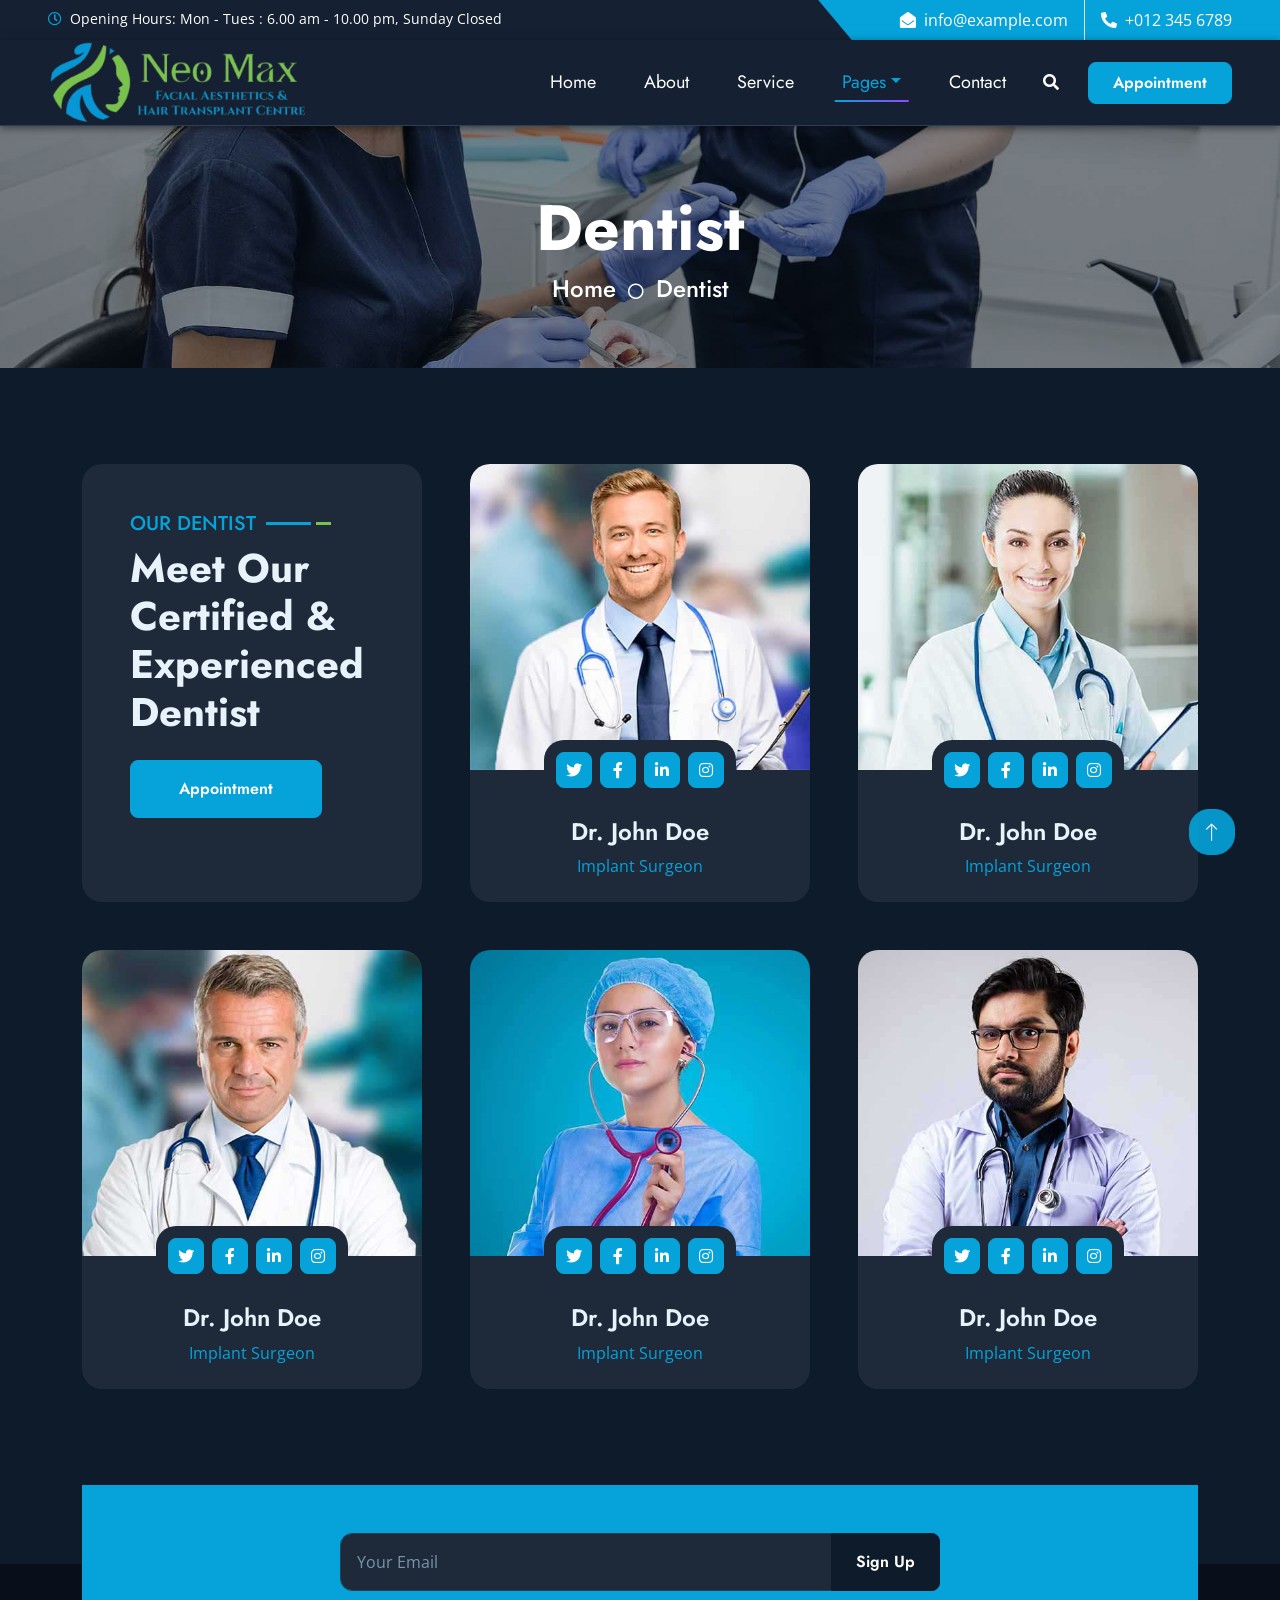
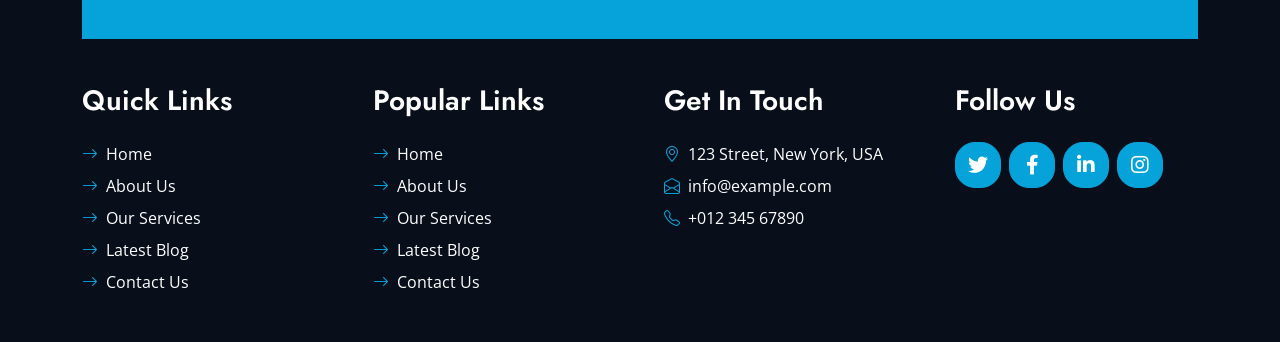
<file: team.html>
<!DOCTYPE html>
<html lang="en">

<head>
    <meta charset="utf-8">
    <title>NeoMax</title>
    <link href="img/Icon.png" rel="icon">
    <meta content="width=device-width, initial-scale=1.0" name="viewport">
    <meta content="Free HTML Templates" name="keywords">
    <meta content="Free HTML Templates" name="description">

    <!-- Favicon -->
    <link href="img/favicon.ico" rel="icon">

    <!-- Google Web Fonts -->
    <link rel="preconnect" href="https://fonts.gstatic.com">
    <link href="https://fonts.googleapis.com/css2?family=Jost:wght@500;600;700&family=Open+Sans:wght@400;600&display=swap" rel="stylesheet"> 

    <!-- Icon Font Stylesheet -->
    <link href="https://cdnjs.cloudflare.com/ajax/libs/font-awesome/5.10.0/css/all.min.css" rel="stylesheet">
    <link href="https://cdn.jsdelivr.net/npm/bootstrap-icons@1.4.1/font/bootstrap-icons.css" rel="stylesheet">

    <!-- Libraries Stylesheet -->
    <link href="lib/owlcarousel/assets/owl.carousel.min.css" rel="stylesheet">
    <link href="lib/animate/animate.min.css" rel="stylesheet">
    <link href="lib/tempusdominus/css/tempusdominus-bootstrap-4.min.css" rel="stylesheet" />
    <link href="lib/twentytwenty/twentytwenty.css" rel="stylesheet" />

    <!-- Customized Bootstrap Stylesheet -->
    <link href="css/bootstrap.min.css" rel="stylesheet">

    <!-- Template Stylesheet -->
    <link href="css/style-dark.css" rel="stylesheet">
</head>

<body>
     <div class="philosophy-particles" id="particles">
                <!-- Particles will be generated by JavaScript -->
      </div>
    <!-- Spinner Start -->
    <div id="spinner" class="show bg-white position-fixed translate-middle w-100 vh-100 top-50 start-50 d-flex align-items-center justify-content-center">
        <div class="spinner-grow text-primary m-1" role="status">
            <span class="sr-only">Loading...</span>
        </div>
        <div class="spinner-grow text-dark m-1" role="status">
            <span class="sr-only">Loading...</span>
        </div>
        <div class="spinner-grow text-secondary m-1" role="status">
            <span class="sr-only">Loading...</span>
        </div>
    </div>
    <!-- Spinner End -->


    <!-- Topbar Start -->
    <div class="container-fluid bg-light ps-5 pe-0 d-none d-lg-block">
        <div class="row gx-0">
            <div class="col-md-6 text-center text-lg-start mb-2 mb-lg-0">
                <div class="d-inline-flex align-items-center">
                    <small class="py-2"><i class="far fa-clock text-primary me-2"></i>Opening Hours: Mon - Tues : 6.00 am - 10.00 pm, Sunday Closed </small>
                </div>
            </div>
            <div class="col-md-6 text-center text-lg-end">
                <div class="position-relative d-inline-flex align-items-center bg-primary text-white top-shape px-5">
                    <div class="me-3 pe-3 border-end py-2">
                        <p class="m-0"><i class="fa fa-envelope-open me-2"></i>info@example.com</p>
                    </div>
                    <div class="py-2">
                        <p class="m-0"><i class="fa fa-phone-alt me-2"></i>+012 345 6789</p>
                    </div>
                </div>
            </div>
        </div>
    </div>
    <!-- Topbar End -->


    <!-- Navbar Start -->
    <nav class="navbar navbar-expand-lg bg-white navbar-light shadow-sm px-5 py-3 py-lg-0">
        <a href="index.html" class="navbar-brand p-0">
       <img src="img/NewLogo.png" alt="NeoMax" class="logo-img">  </a>
        <button class="navbar-toggler" type="button" data-bs-toggle="collapse" data-bs-target="#navbarCollapse">
            <span class="navbar-toggler-icon"></span>
        </button>
        <div class="collapse navbar-collapse" id="navbarCollapse">
            <div class="navbar-nav ms-auto py-0">
                <a href="index.html" class="nav-item nav-link">Home</a>
                <a href="about.html" class="nav-item nav-link">About</a>
                <a href="service.html" class="nav-item nav-link">Service</a>
                <div class="nav-item dropdown">
                    <a href="#" class="nav-link dropdown-toggle active" data-bs-toggle="dropdown">Pages</a>
                    <div class="dropdown-menu m-0">
                        <a href="price.html" class="dropdown-item">Pricing Plan</a>
                        <a href="team.html" class="dropdown-item active">Our Dentist</a>
                        <a href="testimonial.html" class="dropdown-item">Testimonial</a>
                        <a href="appointment.html" class="dropdown-item">Appointment</a>
                    </div>
                </div>
                <a href="contact.html" class="nav-item nav-link">Contact</a>
            </div>
            <button type="button" class="btn text-dark" data-bs-toggle="modal" data-bs-target="#searchModal"><i class="fa fa-search"></i></button>
            <a href="appointment.html" class="btn btn-primary py-2 px-4 ms-3">Appointment</a>
        </div>
    </nav>
    <!-- Navbar End -->


    <!-- Full Screen Search Start -->
    <div class="modal fade" id="searchModal" tabindex="-1">
        <div class="modal-dialog modal-fullscreen">
            <div class="modal-content" style="background: rgba(9, 30, 62, .7);">
                <div class="modal-header border-0">
                    <button type="button" class="btn bg-white btn-close" data-bs-dismiss="modal" aria-label="Close"></button>
                </div>
                <div class="modal-body d-flex align-items-center justify-content-center">
                    <div class="input-group" style="max-width: 600px;">
                        <input type="text" class="form-control bg-transparent border-primary p-3" placeholder="Type search keyword">
                        <button class="btn btn-primary px-4"><i class="bi bi-search"></i></button>
                    </div>
                </div>
            </div>
        </div>
    </div>
    <!-- Full Screen Search End -->


    <!-- Hero Start -->
    <div class="container-fluid bg-primary py-5 hero-header mb-5">
        <div class="row py-3">
            <div class="col-12 text-center">
                <h1 class="display-3 text-white animated zoomIn">Dentist</h1>
                <a href="" class="h4 text-white">Home</a>
                <i class="far fa-circle text-white px-2"></i>
                <a href="" class="h4 text-white">Dentist</a>
            </div>
        </div>
    </div>
    <!-- Hero End -->


    <!-- Team Start -->
    <div class="container-fluid py-5">
        <div class="container">
            <div class="row g-5">
                <div class="col-lg-4 wow slideInUp" data-wow-delay="0.1s">
                    <div class="section-title bg-light rounded h-100 p-5">
                        <h5 class="position-relative d-inline-block text-primary text-uppercase">Our Dentist</h5>
                        <h1 class="display-6 mb-4">Meet Our Certified & Experienced Dentist</h1>
                        <a href="appointment.html" class="btn btn-primary py-3 px-5">Appointment</a>
                    </div>
                </div>
                <div class="col-lg-4 wow slideInUp" data-wow-delay="0.3s">
                    <div class="team-item">
                        <div class="position-relative rounded-top" style="z-index: 1;">
                            <img class="img-fluid rounded-top w-100" src="img/team-1.jpg" alt="">
                            <div class="position-absolute top-100 start-50 translate-middle bg-light rounded p-2 d-flex">
                                <a class="btn btn-primary btn-square m-1" href="#"><i class="fab fa-twitter fw-normal"></i></a>
                                <a class="btn btn-primary btn-square m-1" href="#"><i class="fab fa-facebook-f fw-normal"></i></a>
                                <a class="btn btn-primary btn-square m-1" href="#"><i class="fab fa-linkedin-in fw-normal"></i></a>
                                <a class="btn btn-primary btn-square m-1" href="#"><i class="fab fa-instagram fw-normal"></i></a>
                            </div>
                        </div>
                        <div class="team-text position-relative bg-light text-center rounded-bottom p-4 pt-5">
                            <h4 class="mb-2">Dr. John Doe</h4>
                            <p class="text-primary mb-0">Implant Surgeon</p>
                        </div>
                    </div>
                </div>
                <div class="col-lg-4 wow slideInUp" data-wow-delay="0.6s">
                    <div class="team-item">
                        <div class="position-relative rounded-top" style="z-index: 1;">
                            <img class="img-fluid rounded-top w-100" src="img/team-2.jpg" alt="">
                            <div class="position-absolute top-100 start-50 translate-middle bg-light rounded p-2 d-flex">
                                <a class="btn btn-primary btn-square m-1" href="#"><i class="fab fa-twitter fw-normal"></i></a>
                                <a class="btn btn-primary btn-square m-1" href="#"><i class="fab fa-facebook-f fw-normal"></i></a>
                                <a class="btn btn-primary btn-square m-1" href="#"><i class="fab fa-linkedin-in fw-normal"></i></a>
                                <a class="btn btn-primary btn-square m-1" href="#"><i class="fab fa-instagram fw-normal"></i></a>
                            </div>
                        </div>
                        <div class="team-text position-relative bg-light text-center rounded-bottom p-4 pt-5">
                            <h4 class="mb-2">Dr. John Doe</h4>
                            <p class="text-primary mb-0">Implant Surgeon</p>
                        </div>
                    </div>
                </div>
                <div class="col-lg-4 wow slideInUp" data-wow-delay="0.1s">
                    <div class="team-item">
                        <div class="position-relative rounded-top" style="z-index: 1;">
                            <img class="img-fluid rounded-top w-100" src="img/team-3.jpg" alt="">
                            <div class="position-absolute top-100 start-50 translate-middle bg-light rounded p-2 d-flex">
                                <a class="btn btn-primary btn-square m-1" href="#"><i class="fab fa-twitter fw-normal"></i></a>
                                <a class="btn btn-primary btn-square m-1" href="#"><i class="fab fa-facebook-f fw-normal"></i></a>
                                <a class="btn btn-primary btn-square m-1" href="#"><i class="fab fa-linkedin-in fw-normal"></i></a>
                                <a class="btn btn-primary btn-square m-1" href="#"><i class="fab fa-instagram fw-normal"></i></a>
                            </div>
                        </div>
                        <div class="team-text position-relative bg-light text-center rounded-bottom p-4 pt-5">
                            <h4 class="mb-2">Dr. John Doe</h4>
                            <p class="text-primary mb-0">Implant Surgeon</p>
                        </div>
                    </div>
                </div>
                <div class="col-lg-4 wow slideInUp" data-wow-delay="0.3s">
                    <div class="team-item">
                        <div class="position-relative rounded-top" style="z-index: 1;">
                            <img class="img-fluid rounded-top w-100" src="img/team-4.jpg" alt="">
                            <div class="position-absolute top-100 start-50 translate-middle bg-light rounded p-2 d-flex">
                                <a class="btn btn-primary btn-square m-1" href="#"><i class="fab fa-twitter fw-normal"></i></a>
                                <a class="btn btn-primary btn-square m-1" href="#"><i class="fab fa-facebook-f fw-normal"></i></a>
                                <a class="btn btn-primary btn-square m-1" href="#"><i class="fab fa-linkedin-in fw-normal"></i></a>
                                <a class="btn btn-primary btn-square m-1" href="#"><i class="fab fa-instagram fw-normal"></i></a>
                            </div>
                        </div>
                        <div class="team-text position-relative bg-light text-center rounded-bottom p-4 pt-5">
                            <h4 class="mb-2">Dr. John Doe</h4>
                            <p class="text-primary mb-0">Implant Surgeon</p>
                        </div>
                    </div>
                </div>
                <div class="col-lg-4 wow slideInUp" data-wow-delay="0.6s">
                    <div class="team-item">
                        <div class="position-relative rounded-top" style="z-index: 1;">
                            <img class="img-fluid rounded-top w-100" src="img/team-5.jpg" alt="">
                            <div class="position-absolute top-100 start-50 translate-middle bg-light rounded p-2 d-flex">
                                <a class="btn btn-primary btn-square m-1" href="#"><i class="fab fa-twitter fw-normal"></i></a>
                                <a class="btn btn-primary btn-square m-1" href="#"><i class="fab fa-facebook-f fw-normal"></i></a>
                                <a class="btn btn-primary btn-square m-1" href="#"><i class="fab fa-linkedin-in fw-normal"></i></a>
                                <a class="btn btn-primary btn-square m-1" href="#"><i class="fab fa-instagram fw-normal"></i></a>
                            </div>
                        </div>
                        <div class="team-text position-relative bg-light text-center rounded-bottom p-4 pt-5">
                            <h4 class="mb-2">Dr. John Doe</h4>
                            <p class="text-primary mb-0">Implant Surgeon</p>
                        </div>
                    </div>
                </div>
            </div>
        </div>
    </div>
    <!-- Team End -->
    

    <!-- Newsletter Start -->
    <div class="container-fluid position-relative pt-5 wow fadeInUp" data-wow-delay="0.1s" style="z-index: 1;">
        <div class="container">
            <div class="bg-primary p-5">
                <form class="mx-auto" style="max-width: 600px;">
                    <div class="input-group">
                        <input type="text" class="form-control border-white p-3" placeholder="Your Email">
                        <button class="btn btn-dark px-4">Sign Up</button>
                    </div>
                </form>
            </div>
        </div>
    </div>
    <!-- Newsletter End -->
    

    <!-- Footer Start -->
    <div class="container-fluid bg-dark text-light py-5 wow fadeInUp" data-wow-delay="0.3s" style="margin-top: -75px;">
        <div class="container pt-5">
            <div class="row g-5 pt-4">
                <div class="col-lg-3 col-md-6">
                    <h3 class="text-white mb-4">Quick Links</h3>
                    <div class="d-flex flex-column justify-content-start">
                        <a class="text-light mb-2" href="#"><i class="bi bi-arrow-right text-primary me-2"></i>Home</a>
                        <a class="text-light mb-2" href="#"><i class="bi bi-arrow-right text-primary me-2"></i>About Us</a>
                        <a class="text-light mb-2" href="#"><i class="bi bi-arrow-right text-primary me-2"></i>Our Services</a>
                        <a class="text-light mb-2" href="#"><i class="bi bi-arrow-right text-primary me-2"></i>Latest Blog</a>
                        <a class="text-light" href="#"><i class="bi bi-arrow-right text-primary me-2"></i>Contact Us</a>
                    </div>
                </div>
                <div class="col-lg-3 col-md-6">
                    <h3 class="text-white mb-4">Popular Links</h3>
                    <div class="d-flex flex-column justify-content-start">
                        <a class="text-light mb-2" href="#"><i class="bi bi-arrow-right text-primary me-2"></i>Home</a>
                        <a class="text-light mb-2" href="#"><i class="bi bi-arrow-right text-primary me-2"></i>About Us</a>
                        <a class="text-light mb-2" href="#"><i class="bi bi-arrow-right text-primary me-2"></i>Our Services</a>
                        <a class="text-light mb-2" href="#"><i class="bi bi-arrow-right text-primary me-2"></i>Latest Blog</a>
                        <a class="text-light" href="#"><i class="bi bi-arrow-right text-primary me-2"></i>Contact Us</a>
                    </div>
                </div>
                <div class="col-lg-3 col-md-6">
                    <h3 class="text-white mb-4">Get In Touch</h3>
                    <p class="mb-2"><i class="bi bi-geo-alt text-primary me-2"></i>123 Street, New York, USA</p>
                    <p class="mb-2"><i class="bi bi-envelope-open text-primary me-2"></i>info@example.com</p>
                    <p class="mb-0"><i class="bi bi-telephone text-primary me-2"></i>+012 345 67890</p>
                </div>
                <div class="col-lg-3 col-md-6">
                    <h3 class="text-white mb-4">Follow Us</h3>
                    <div class="d-flex">
                        <a class="btn btn-lg btn-primary btn-lg-square rounded me-2" href="#"><i class="fab fa-twitter fw-normal"></i></a>
                        <a class="btn btn-lg btn-primary btn-lg-square rounded me-2" href="#"><i class="fab fa-facebook-f fw-normal"></i></a>
                        <a class="btn btn-lg btn-primary btn-lg-square rounded me-2" href="#"><i class="fab fa-linkedin-in fw-normal"></i></a>
                        <a class="btn btn-lg btn-primary btn-lg-square rounded" href="#"><i class="fab fa-instagram fw-normal"></i></a>
                    </div>
                </div>
            </div>
        </div>
    </div>
    <!-- <div class="container-fluid text-light py-4" style="background: #051225;">
        <div class="container">
            <div class="row g-0">
                <div class="col-md-6 text-center text-md-start">
                    <p class="mb-md-0">&copy; <a class="text-white border-bottom" href="#">Your Site Name</a>. All Rights Reserved.</p>
                </div>
                <div class="col-md-6 text-center text-md-end">
                    <p class="mb-0">Designed by <a class="text-white border-bottom" href="https://htmlcodex.com">HTML Codex</a><br>
                        Distributed by <a class="text-white border-bottom" href="https://themewagon.com">ThemeWagon</a>          
                    
                    </p>
                </div>
            </div>
        </div>
    </div> -->
    <!-- Footer End -->


    <!-- Back to Top -->
    <a href="#" class="btn btn-lg btn-primary btn-lg-square rounded back-to-top"><i class="bi bi-arrow-up"></i></a>


    <!-- JavaScript Libraries -->
    <script src="https://code.jquery.com/jquery-3.4.1.min.js"></script>
    <script src="https://cdn.jsdelivr.net/npm/bootstrap@5.0.0/dist/js/bootstrap.bundle.min.js"></script>
    <script src="lib/wow/wow.min.js"></script>
    <script src="lib/easing/easing.min.js"></script>
    <script src="lib/waypoints/waypoints.min.js"></script>
    <script src="lib/owlcarousel/owl.carousel.min.js"></script>
    <script src="lib/tempusdominus/js/moment.min.js"></script>
    <script src="lib/tempusdominus/js/moment-timezone.min.js"></script>
    <script src="lib/tempusdominus/js/tempusdominus-bootstrap-4.min.js"></script>
    <script src="lib/twentytwenty/jquery.event.move.js"></script>
    <script src="lib/twentytwenty/jquery.twentytwenty.js"></script>

    <!-- Template Javascript -->
    <script src="js/main.js"></script>
</body>

</html>
</file>
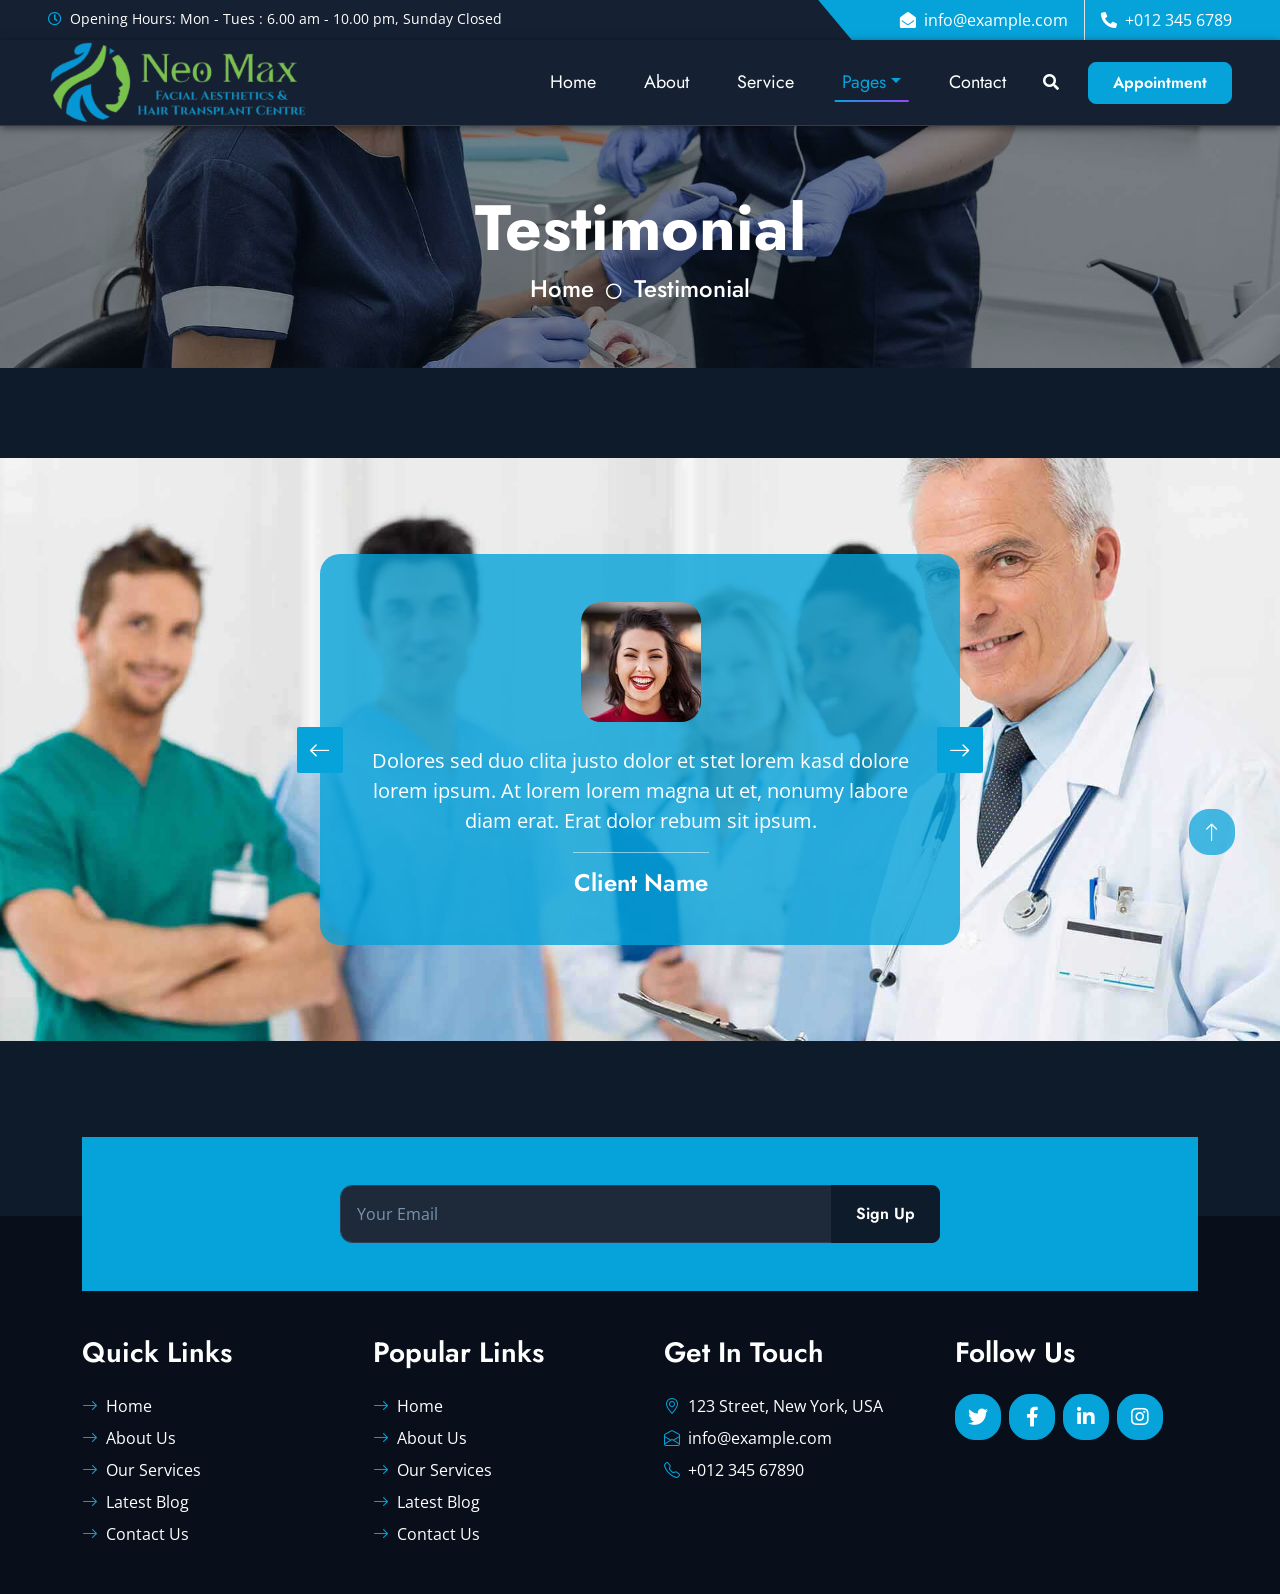
<file: testimonial.html>
<!DOCTYPE html>
<html lang="en">

<head>
    <meta charset="utf-8">
    <title>NeoMax</title>
    <link href="img/Icon.png" rel="icon">
    <meta content="width=device-width, initial-scale=1.0" name="viewport">
    <meta content="Free HTML Templates" name="keywords">
    <meta content="Free HTML Templates" name="description">

    <!-- Favicon -->
    <link href="img/favicon.ico" rel="icon">

    <!-- Google Web Fonts -->
    <link rel="preconnect" href="https://fonts.gstatic.com">
    <link href="https://fonts.googleapis.com/css2?family=Jost:wght@500;600;700&family=Open+Sans:wght@400;600&display=swap" rel="stylesheet"> 

    <!-- Icon Font Stylesheet -->
    <link href="https://cdnjs.cloudflare.com/ajax/libs/font-awesome/5.10.0/css/all.min.css" rel="stylesheet">
    <link href="https://cdn.jsdelivr.net/npm/bootstrap-icons@1.4.1/font/bootstrap-icons.css" rel="stylesheet">

    <!-- Libraries Stylesheet -->
    <link href="lib/owlcarousel/assets/owl.carousel.min.css" rel="stylesheet">
    <link href="lib/animate/animate.min.css" rel="stylesheet">
    <link href="lib/tempusdominus/css/tempusdominus-bootstrap-4.min.css" rel="stylesheet" />
    <link href="lib/twentytwenty/twentytwenty.css" rel="stylesheet" />

    <!-- Customized Bootstrap Stylesheet -->
    <link href="css/bootstrap.min.css" rel="stylesheet">

    <!-- Template Stylesheet -->
    <link href="css/style-dark.css" rel="stylesheet">
</head>

<body>
     <div class="philosophy-particles" id="particles">
                <!-- Particles will be generated by JavaScript -->
      </div>
    <!-- Spinner Start -->
    <div id="spinner" class="show bg-white position-fixed translate-middle w-100 vh-100 top-50 start-50 d-flex align-items-center justify-content-center">
        <div class="spinner-grow text-primary m-1" role="status">
            <span class="sr-only">Loading...</span>
        </div>
        <div class="spinner-grow text-dark m-1" role="status">
            <span class="sr-only">Loading...</span>
        </div>
        <div class="spinner-grow text-secondary m-1" role="status">
            <span class="sr-only">Loading...</span>
        </div>
    </div>
    <!-- Spinner End -->


    <!-- Topbar Start -->
    <div class="container-fluid bg-light ps-5 pe-0 d-none d-lg-block">
        <div class="row gx-0">
            <div class="col-md-6 text-center text-lg-start mb-2 mb-lg-0">
                <div class="d-inline-flex align-items-center">
                    <small class="py-2"><i class="far fa-clock text-primary me-2"></i>Opening Hours: Mon - Tues : 6.00 am - 10.00 pm, Sunday Closed </small>
                </div>
            </div>
            <div class="col-md-6 text-center text-lg-end">
                <div class="position-relative d-inline-flex align-items-center bg-primary text-white top-shape px-5">
                    <div class="me-3 pe-3 border-end py-2">
                        <p class="m-0"><i class="fa fa-envelope-open me-2"></i>info@example.com</p>
                    </div>
                    <div class="py-2">
                        <p class="m-0"><i class="fa fa-phone-alt me-2"></i>+012 345 6789</p>
                    </div>
                </div>
            </div>
        </div>
    </div>
    <!-- Topbar End -->


    <!-- Navbar Start -->
    <nav class="navbar navbar-expand-lg bg-white navbar-light shadow-sm px-5 py-3 py-lg-0">
        <a href="index.html" class="navbar-brand p-0">
       <img src="img/NewLogo.png" alt="NeoMax" class="logo-img">  </a>
        <button class="navbar-toggler" type="button" data-bs-toggle="collapse" data-bs-target="#navbarCollapse">
            <span class="navbar-toggler-icon"></span>
        </button>
        <div class="collapse navbar-collapse" id="navbarCollapse">
            <div class="navbar-nav ms-auto py-0">
                <a href="index.html" class="nav-item nav-link">Home</a>
                <a href="about.html" class="nav-item nav-link">About</a>
                <a href="service.html" class="nav-item nav-link">Service</a>
                <div class="nav-item dropdown">
                    <a href="#" class="nav-link dropdown-toggle active" data-bs-toggle="dropdown">Pages</a>
                    <div class="dropdown-menu m-0">
                        <a href="price.html" class="dropdown-item">Pricing Plan</a>
                        <a href="team.html" class="dropdown-item">Our Dentist</a>
                        <a href="testimonial.html" class="dropdown-item active">Testimonial</a>
                        <a href="appointment.html" class="dropdown-item">Appointment</a>
                    </div>
                </div>
                <a href="contact.html" class="nav-item nav-link">Contact</a>
            </div>
            <button type="button" class="btn text-dark" data-bs-toggle="modal" data-bs-target="#searchModal"><i class="fa fa-search"></i></button>
            <a href="appointment.html" class="btn btn-primary py-2 px-4 ms-3">Appointment</a>
        </div>
    </nav>
    <!-- Navbar End -->


    <!-- Full Screen Search Start -->
    <div class="modal fade" id="searchModal" tabindex="-1">
        <div class="modal-dialog modal-fullscreen">
            <div class="modal-content" style="background: rgba(9, 30, 62, .7);">
                <div class="modal-header border-0">
                    <button type="button" class="btn bg-white btn-close" data-bs-dismiss="modal" aria-label="Close"></button>
                </div>
                <div class="modal-body d-flex align-items-center justify-content-center">
                    <div class="input-group" style="max-width: 600px;">
                        <input type="text" class="form-control bg-transparent border-primary p-3" placeholder="Type search keyword">
                        <button class="btn btn-primary px-4"><i class="bi bi-search"></i></button>
                    </div>
                </div>
            </div>
        </div>
    </div>
    <!-- Full Screen Search End -->


    <!-- Hero Start -->
    <div class="container-fluid bg-primary py-5 hero-header mb-5">
        <div class="row py-3">
            <div class="col-12 text-center">
                <h1 class="display-3 text-white animated zoomIn">Testimonial</h1>
                <a href="" class="h4 text-white">Home</a>
                <i class="far fa-circle text-white px-2"></i>
                <a href="" class="h4 text-white">Testimonial</a>
            </div>
        </div>
    </div>
    <!-- Hero End -->


    <!-- Testimonial Start -->
    <div class="container-fluid bg-primary bg-testimonial py-5 mb-5 wow fadeInUp" data-wow-delay="0.1s" style="margin-top: 90px;">
        <div class="container py-5">
            <div class="row justify-content-center">
                <div class="col-lg-7">
                    <div class="owl-carousel testimonial-carousel rounded p-5 wow zoomIn" data-wow-delay="0.6s">
                        <div class="testimonial-item text-center text-white">
                            <img class="img-fluid mx-auto rounded mb-4" src="img/testimonial-1.jpg" alt="">
                            <p class="fs-5">Dolores sed duo clita justo dolor et stet lorem kasd dolore lorem ipsum. At lorem lorem magna ut et, nonumy labore diam erat. Erat dolor rebum sit ipsum.</p>
                            <hr class="mx-auto w-25">
                            <h4 class="text-white mb-0">Client Name</h4>
                        </div>
                        <div class="testimonial-item text-center text-white">
                            <img class="img-fluid mx-auto rounded mb-4" src="img/testimonial-2.jpg" alt="">
                            <p class="fs-5">Dolores sed duo clita justo dolor et stet lorem kasd dolore lorem ipsum. At lorem lorem magna ut et, nonumy labore diam erat. Erat dolor rebum sit ipsum.</p>
                            <hr class="mx-auto w-25">
                            <h4 class="text-white mb-0">Client Name</h4>
                        </div>
                    </div>
                </div>
            </div>
        </div>
    </div>
    <!-- Testimonial End -->
    

    <!-- Newsletter Start -->
    <div class="container-fluid position-relative pt-5 wow fadeInUp" data-wow-delay="0.1s" style="z-index: 1;">
        <div class="container">
            <div class="bg-primary p-5">
                <form class="mx-auto" style="max-width: 600px;">
                    <div class="input-group">
                        <input type="text" class="form-control border-white p-3" placeholder="Your Email">
                        <button class="btn btn-dark px-4">Sign Up</button>
                    </div>
                </form>
            </div>
        </div>
    </div>
    <!-- Newsletter End -->
    

    <!-- Footer Start -->
    <div class="container-fluid bg-dark text-light py-5 wow fadeInUp" data-wow-delay="0.3s" style="margin-top: -75px;">
        <div class="container pt-5">
            <div class="row g-5 pt-4">
                <div class="col-lg-3 col-md-6">
                    <h3 class="text-white mb-4">Quick Links</h3>
                    <div class="d-flex flex-column justify-content-start">
                        <a class="text-light mb-2" href="#"><i class="bi bi-arrow-right text-primary me-2"></i>Home</a>
                        <a class="text-light mb-2" href="#"><i class="bi bi-arrow-right text-primary me-2"></i>About Us</a>
                        <a class="text-light mb-2" href="#"><i class="bi bi-arrow-right text-primary me-2"></i>Our Services</a>
                        <a class="text-light mb-2" href="#"><i class="bi bi-arrow-right text-primary me-2"></i>Latest Blog</a>
                        <a class="text-light" href="#"><i class="bi bi-arrow-right text-primary me-2"></i>Contact Us</a>
                    </div>
                </div>
                <div class="col-lg-3 col-md-6">
                    <h3 class="text-white mb-4">Popular Links</h3>
                    <div class="d-flex flex-column justify-content-start">
                        <a class="text-light mb-2" href="#"><i class="bi bi-arrow-right text-primary me-2"></i>Home</a>
                        <a class="text-light mb-2" href="#"><i class="bi bi-arrow-right text-primary me-2"></i>About Us</a>
                        <a class="text-light mb-2" href="#"><i class="bi bi-arrow-right text-primary me-2"></i>Our Services</a>
                        <a class="text-light mb-2" href="#"><i class="bi bi-arrow-right text-primary me-2"></i>Latest Blog</a>
                        <a class="text-light" href="#"><i class="bi bi-arrow-right text-primary me-2"></i>Contact Us</a>
                    </div>
                </div>
                <div class="col-lg-3 col-md-6">
                    <h3 class="text-white mb-4">Get In Touch</h3>
                    <p class="mb-2"><i class="bi bi-geo-alt text-primary me-2"></i>123 Street, New York, USA</p>
                    <p class="mb-2"><i class="bi bi-envelope-open text-primary me-2"></i>info@example.com</p>
                    <p class="mb-0"><i class="bi bi-telephone text-primary me-2"></i>+012 345 67890</p>
                </div>
                <div class="col-lg-3 col-md-6">
                    <h3 class="text-white mb-4">Follow Us</h3>
                    <div class="d-flex">
                        <a class="btn btn-lg btn-primary btn-lg-square rounded me-2" href="#"><i class="fab fa-twitter fw-normal"></i></a>
                        <a class="btn btn-lg btn-primary btn-lg-square rounded me-2" href="#"><i class="fab fa-facebook-f fw-normal"></i></a>
                        <a class="btn btn-lg btn-primary btn-lg-square rounded me-2" href="#"><i class="fab fa-linkedin-in fw-normal"></i></a>
                        <a class="btn btn-lg btn-primary btn-lg-square rounded" href="#"><i class="fab fa-instagram fw-normal"></i></a>
                    </div>
                </div>
            </div>
        </div>
    </div>
    <!-- <div class="container-fluid text-light py-4" style="background: #051225;">
        <div class="container">
            <div class="row g-0">
                <div class="col-md-6 text-center text-md-start">
                    <p class="mb-md-0">&copy; <a class="text-white border-bottom" href="#">Your Site Name</a>. All Rights Reserved.</p>
                </div>
                <div class="col-md-6 text-center text-md-end">
                    <p class="mb-0">Designed by <a class="text-white border-bottom" href="https://htmlcodex.com">HTML Codex</a><br>
                        Distributed by <a class="text-white border-bottom" href="https://themewagon.com">ThemeWagon</a>          
                    </p>
                </div>
            </div>
        </div>
    </div> -->
    <!-- Footer End -->


    <!-- Back to Top -->
    <a href="#" class="btn btn-lg btn-primary btn-lg-square rounded back-to-top"><i class="bi bi-arrow-up"></i></a>


    <!-- JavaScript Libraries -->
    <script src="https://code.jquery.com/jquery-3.4.1.min.js"></script>
    <script src="https://cdn.jsdelivr.net/npm/bootstrap@5.0.0/dist/js/bootstrap.bundle.min.js"></script>
    <script src="lib/wow/wow.min.js"></script>
    <script src="lib/easing/easing.min.js"></script>
    <script src="lib/waypoints/waypoints.min.js"></script>
    <script src="lib/owlcarousel/owl.carousel.min.js"></script>
    <script src="lib/tempusdominus/js/moment.min.js"></script>
    <script src="lib/tempusdominus/js/moment-timezone.min.js"></script>
    <script src="lib/tempusdominus/js/tempusdominus-bootstrap-4.min.js"></script>
    <script src="lib/twentytwenty/jquery.event.move.js"></script>
    <script src="lib/twentytwenty/jquery.twentytwenty.js"></script>

    <!-- Template Javascript -->
    <script src="js/main.js"></script>
</body>

</html>
</file>
<file: lib/twentytwenty/twentytwenty.css>
.twentytwenty-horizontal .twentytwenty-handle:before, .twentytwenty-horizontal .twentytwenty-handle:after, .twentytwenty-vertical .twentytwenty-handle:before, .twentytwenty-vertical .twentytwenty-handle:after {
  content: " ";
  display: block;
  background: white;
  position: absolute;
  z-index: 30;
  -webkit-box-shadow: 0px 0px 12px rgba(51, 51, 51, 0.5);
  -moz-box-shadow: 0px 0px 12px rgba(51, 51, 51, 0.5);
  box-shadow: 0px 0px 12px rgba(51, 51, 51, 0.5); }

.twentytwenty-horizontal .twentytwenty-handle:before, .twentytwenty-horizontal .twentytwenty-handle:after {
  width: 3px;
  height: 9999px;
  left: 50%;
  margin-left: -1.5px; }

.twentytwenty-vertical .twentytwenty-handle:before, .twentytwenty-vertical .twentytwenty-handle:after {
  width: 9999px;
  height: 3px;
  top: 50%;
  margin-top: -1.5px; }

.twentytwenty-before-label, .twentytwenty-after-label, .twentytwenty-overlay {
  position: absolute;
  top: 0;
  width: 100%;
  height: 100%; }

.twentytwenty-before-label, .twentytwenty-after-label, .twentytwenty-overlay {
  -webkit-transition-duration: 0.5s;
  -moz-transition-duration: 0.5s;
  transition-duration: 0.5s; }

.twentytwenty-before-label, .twentytwenty-after-label {
  -webkit-transition-property: opacity;
  -moz-transition-property: opacity;
  transition-property: opacity; }

.twentytwenty-before-label:before, .twentytwenty-after-label:before {
  color: white;
  font-size: 13px;
  letter-spacing: 0.1em; }

.twentytwenty-before-label:before, .twentytwenty-after-label:before {
  position: absolute;
  background: rgba(255, 255, 255, 0.2);
  line-height: 38px;
  padding: 0 20px;
  -webkit-border-radius: 2px;
  -moz-border-radius: 2px;
  border-radius: 2px; }

.twentytwenty-horizontal .twentytwenty-before-label:before, .twentytwenty-horizontal .twentytwenty-after-label:before {
  top: 50%;
  margin-top: -19px; }

.twentytwenty-vertical .twentytwenty-before-label:before, .twentytwenty-vertical .twentytwenty-after-label:before {
  left: 50%;
  margin-left: -45px;
  text-align: center;
  width: 90px; }

.twentytwenty-left-arrow, .twentytwenty-right-arrow, .twentytwenty-up-arrow, .twentytwenty-down-arrow {
  width: 0;
  height: 0;
  border: 6px inset transparent;
  position: absolute; }

.twentytwenty-left-arrow, .twentytwenty-right-arrow {
  top: 50%;
  margin-top: -6px; }

.twentytwenty-up-arrow, .twentytwenty-down-arrow {
  left: 50%;
  margin-left: -6px; }

.twentytwenty-container {
  -webkit-box-sizing: content-box;
  -moz-box-sizing: content-box;
  box-sizing: content-box;
  z-index: 0;
  overflow: hidden;
  position: relative;
  -webkit-user-select: none;
  -moz-user-select: none;
  -ms-user-select: none; }
  .twentytwenty-container img {
    max-width: 100%;
    position: absolute;
    top: 0;
    display: block; }
  .twentytwenty-container.active .twentytwenty-overlay, .twentytwenty-container.active :hover.twentytwenty-overlay {
    background: rgba(0, 0, 0, 0); }
    .twentytwenty-container.active .twentytwenty-overlay .twentytwenty-before-label,
    .twentytwenty-container.active .twentytwenty-overlay .twentytwenty-after-label, .twentytwenty-container.active :hover.twentytwenty-overlay .twentytwenty-before-label,
    .twentytwenty-container.active :hover.twentytwenty-overlay .twentytwenty-after-label {
      opacity: 0; }
  .twentytwenty-container * {
    -webkit-box-sizing: content-box;
    -moz-box-sizing: content-box;
    box-sizing: content-box; }

.twentytwenty-before-label {
  opacity: 0; }
  .twentytwenty-before-label:before {
    content: attr(data-content); }

.twentytwenty-after-label {
  opacity: 0; }
  .twentytwenty-after-label:before {
    content: attr(data-content); }

.twentytwenty-horizontal .twentytwenty-before-label:before {
  left: 10px; }

.twentytwenty-horizontal .twentytwenty-after-label:before {
  right: 10px; }

.twentytwenty-vertical .twentytwenty-before-label:before {
  top: 10px; }

.twentytwenty-vertical .twentytwenty-after-label:before {
  bottom: 10px; }

.twentytwenty-overlay {
  -webkit-transition-property: background;
  -moz-transition-property: background;
  transition-property: background;
  background: rgba(0, 0, 0, 0);
  z-index: 25; }
  .twentytwenty-overlay:hover {
    background: rgba(0, 0, 0, 0.5); }
    .twentytwenty-overlay:hover .twentytwenty-after-label {
      opacity: 1; }
    .twentytwenty-overlay:hover .twentytwenty-before-label {
      opacity: 1; }

.twentytwenty-before {
  z-index: 20; }

.twentytwenty-after {
  z-index: 10; }

.twentytwenty-handle {
  height: 38px;
  width: 38px;
  position: absolute;
  left: 50%;
  top: 50%;
  margin-left: -22px;
  margin-top: -22px;
  border: 3px solid white;
  -webkit-border-radius: 1000px;
  -moz-border-radius: 1000px;
  border-radius: 1000px;
  -webkit-box-shadow: 0px 0px 12px rgba(51, 51, 51, 0.5);
  -moz-box-shadow: 0px 0px 12px rgba(51, 51, 51, 0.5);
  box-shadow: 0px 0px 12px rgba(51, 51, 51, 0.5);
  z-index: 40;
  cursor: pointer; }

.twentytwenty-horizontal .twentytwenty-handle:before {
  bottom: 50%;
  margin-bottom: 22px;
  -webkit-box-shadow: 0 3px 0 white, 0px 0px 12px rgba(51, 51, 51, 0.5);
  -moz-box-shadow: 0 3px 0 white, 0px 0px 12px rgba(51, 51, 51, 0.5);
  box-shadow: 0 3px 0 white, 0px 0px 12px rgba(51, 51, 51, 0.5); }
.twentytwenty-horizontal .twentytwenty-handle:after {
  top: 50%;
  margin-top: 22px;
  -webkit-box-shadow: 0 -3px 0 white, 0px 0px 12px rgba(51, 51, 51, 0.5);
  -moz-box-shadow: 0 -3px 0 white, 0px 0px 12px rgba(51, 51, 51, 0.5);
  box-shadow: 0 -3px 0 white, 0px 0px 12px rgba(51, 51, 51, 0.5); }

.twentytwenty-vertical .twentytwenty-handle:before {
  left: 50%;
  margin-left: 22px;
  -webkit-box-shadow: 3px 0 0 white, 0px 0px 12px rgba(51, 51, 51, 0.5);
  -moz-box-shadow: 3px 0 0 white, 0px 0px 12px rgba(51, 51, 51, 0.5);
  box-shadow: 3px 0 0 white, 0px 0px 12px rgba(51, 51, 51, 0.5); }
.twentytwenty-vertical .twentytwenty-handle:after {
  right: 50%;
  margin-right: 22px;
  -webkit-box-shadow: -3px 0 0 white, 0px 0px 12px rgba(51, 51, 51, 0.5);
  -moz-box-shadow: -3px 0 0 white, 0px 0px 12px rgba(51, 51, 51, 0.5);
  box-shadow: -3px 0 0 white, 0px 0px 12px rgba(51, 51, 51, 0.5); }

.twentytwenty-left-arrow {
  border-right: 6px solid white;
  left: 50%;
  margin-left: -17px; }

.twentytwenty-right-arrow {
  border-left: 6px solid white;
  right: 50%;
  margin-right: -17px; }

.twentytwenty-up-arrow {
  border-bottom: 6px solid white;
  top: 50%;
  margin-top: -17px; }

.twentytwenty-down-arrow {
  border-top: 6px solid white;
  bottom: 50%;
  margin-bottom: -17px; }
</file>
<file: css/style-dark.css>
/********** Template CSS - Dark Theme **********/
:root {
    --primary: #06A3DA;
    --secondary: #79C24C;
    --light: #1E2A3A;       /* was #EEF9FF — now a dark navy card bg */
    --dark: #E0EAF4;        /* was #091E3E — now light text for dark bg */

    /* Extra dark-theme tokens */
    --bg-body:       #0D1B2A;
    --bg-surface:    #152132;
    --bg-card:       #1E2A3A;
    --bg-card-hover: #243347;
    --text-main:    #ffffff;
    --text-muted:    #7A94AD;
    --border-color:  #2A3F55;


	--carbon-dark: #121212;
	--carbon-medium: #1a1a1a;
	--carbon-light: #2a2a2a;
	--metal-dark: #3a3a3a;
	--metal-light: #4a4a4a;
	--accent-red: #ff3333;
	--accent-blue: #00a8ff;
	--accent-green: #00ff88;
	--accent-purple: #9945ff;
	--accent-cyan: #00ffff;
    --accent-cyan: #00f5ff;
    --accent-purple: #a855f7;
    --text-dim: #808080;
}

/* ── Body & Base ─────────────────────────────────────── */
body {
    background-color: var(--bg-body) !important;
    color: var(--text-main) !important;
    position: relative;
	z-index: 1;
}

h1, h2, h3, h4, h5, h6 {
    color: #E8F2FB;
}

p, span, small, li {
    color: var(--text-main);
}

a {
    color: var(--primary);
}

/* ── Font Weights (unchanged) ────────────────────────── */
h1,
h2,
.font-weight-bold {
    font-weight: 700 !important;
}

h3,
h4,
.font-weight-semi-bold {
    font-weight: 600 !important;
}

h5,
h6,
.font-weight-medium {
    font-weight: 500 !important;
}

/* ── Buttons ─────────────────────────────────────────── */
.btn {
    font-family: 'Jost', sans-serif;
    font-weight: 600;
    transition: .5s;
    border-radius: 8px;
}

.btn-primary,
.btn-secondary {
    color: #FFFFFF;
}

.btn-primary:hover {
    background: var(--secondary);
    border-color: var(--secondary);
     color: #FFFFFF !important; 
}

.btn-secondary:hover {
    background: var(--primary);
    border-color: var(--primary);
    color: #FFFFFF !important;
}

.btn-square {
    width: 36px;
    height: 36px;
}

.btn-sm-square {
    width: 28px;
    height: 28px;
}

.btn-lg-square {
    width: 46px;
    height: 46px;
}

.btn-square,
.btn-sm-square,
.btn-lg-square {
    padding-left: 0;
    padding-right: 0;
    text-align: center;
}

/* btn-light / btn-dark overrides for dark theme */
.btn-light {
    background-color: var(--bg-card);
    border-color: var(--border-color);
    color: var(--text-main);
}
.btn-light:hover {
    background-color: var(--bg-card-hover);
    color: #fff;
}

.btn-dark {
    background-color: #0D1B2A;
    border-color: #0D1B2A;
    color: #fff;
}

/* ── Spinner ─────────────────────────────────────────── */
#spinner {
    opacity: 0;
    visibility: hidden;
    transition: opacity .5s ease-out, visibility 0s linear .5s;
    z-index: 99999;
}

#spinner.show {
    transition: opacity .5s ease-out, visibility 0s linear 0s;
    visibility: visible;
    opacity: 1;
    background-color: var(--bg-body) !important; /* dark spinner bg */
}

/* ── Back-to-Top ─────────────────────────────────────── */
.back-to-top {
    position: fixed;
    display: none;
    right: 45px;
    bottom: 45px;
    z-index: 99;
}

/* ── Top shape accent ────────────────────────────────── */
.top-shape::before {
    position: absolute;
    content: "";
    width: 35px;
    height: 100%;
    top: 0;
    left: -17px;
    background: var(--primary);
    transform: skew(40deg);
}

/* ── Topbar ──────────────────────────────────────────── */
.container-fluid.bg-light {
    background-color: var(--bg-surface) !important;
}

/* ── Navbar ──────────────────────────────────────────── */
.navbar-light.bg-white,
nav.navbar.bg-white {
    background-color: var(--bg-surface) !important;
    border-bottom: 1px solid var(--border-color);
}

.navbar-light .navbar-nav .nav-link {
    font-family: 'Jost', sans-serif;
    padding: 12px 24px;
    font-size: 18px;
    color: var(--text-main) !important;
    outline: none;
    transition: .5s;
    position:relative;
}
/* Underline */
.navbar-light .navbar-nav .nav-link::before {
    content: '';
    position: absolute;
    bottom: 6px; /* tweak if needed */
    left: 50%;
    transform: translateX(-50%);
    width: 0;
    height: 2px;
    background: linear-gradient(90deg, var(--primary), #9945ff);
    transition: width 0.3s ease;
}

/* Hover + Active underline */
.navbar-light .navbar-nav .nav-link:hover::before,
.navbar-light .navbar-nav .nav-link.active::before {
    width: 70%;
}
.sticky-top.navbar-light .navbar-nav .nav-link {
    padding: 6px 12px;
}

.navbar-light .navbar-nav .nav-link:hover,
.navbar-light .navbar-nav .nav-link.active {
    color: var(--primary) !important;
}

.navbar-light .navbar-toggler {
    border-color: var(--border-color);
}
.navbar-light .navbar-toggler-icon {
    filter: invert(1) brightness(0.8);
}

/* search button in nav */
.btn.text-dark {
    color: var(--text-main) !important;
}

@media (max-width: 991.98px) {
    .navbar-light .navbar-nav .nav-link,
    .sticky-top.navbar-light .navbar-nav .nav-link {
        padding: 10px 0;
    }
}

/* ── Dropdown ────────────────────────────────────────── */
.dropdown-menu {
    background-color: var(--bg-card);
    border-color: var(--border-color);
}
.dropdown-item {
    color: var(--text-main);
}
.dropdown-item:hover,
.dropdown-item:focus {
    background-color: var(--bg-card-hover);
    color: var(--primary);
}

/* ── Carousel ────────────────────────────────────────── */
.carousel-caption {
    top: 0;
    left: 0;
    right: 0;
    bottom: 0;
    background: rgba(6, 15, 28, .5);   /* darker overlay */
    z-index: 1;
}

@media (max-width: 576px) {
    .carousel-caption h5 {
        font-size: 14px;
        font-weight: 500 !important;
    }

    .carousel-caption h1 {
        font-size: 30px;
        font-weight: 600 !important;
    }
}

.carousel-control-prev,
.carousel-control-next {
    width: 10%;
}

.carousel-control-prev-icon,
.carousel-control-next-icon {
    width: 3rem;
    height: 3rem;
}

/* ── Banner ──────────────────────────────────────────── */
@media (min-width: 991.98px) {
    .banner {
        position: relative;
        margin-top: -90px;
        z-index: 1;
    }
}

/* ── Section Title ───────────────────────────────────── */
.section-title h5::before {
    position: absolute;
    content: "";
    width: 45px;
    height: 3px;
    right: -55px;
    bottom: 11px;
    background: var(--primary);
}

.section-title h5::after {
    position: absolute;
    content: "";
    width: 15px;
    height: 3px;
    right: -75px;
    bottom: 11px;
    background: var(--secondary);
}

/* ── Hero / Appointment backgrounds ─────────────────── */
.hero-header {
    background: linear-gradient(rgba(6, 15, 28, .5), rgba(6, 15, 28, .5)), url(../img/carousel-1.jpg) center center no-repeat;
    background-size: cover;
}

.bg-appointment {
    background: linear-gradient(rgba(6, 15, 28, .5), rgba(6, 15, 28, .5)), url(../img/carousel-1.jpg) center center no-repeat;
    background-size: cover;
}

.appointment-form {
    background: rgba(6, 163, 218, .65);
}

/* ── bg-light override (cards, section-title boxes, etc.) */
.bg-light {
    background-color: var(--bg-card) !important;
}

/* text inside bg-light cards */
.bg-light h1,
.bg-light h2,
.bg-light h3,
.bg-light h4,
.bg-light h5,
.bg-light h6 {
    color: #E8F2FB;
}

.bg-light p,
.bg-light span {
    color: var(--text-main);
}

/* ── Service Items ───────────────────────────────────── */

.service-item img,
.service-item .bg-light,
.service-item .bg-light h5,
.team-item .team-text {
    transition: .5s;
}

.service-item:hover img {
    transform: scale(1.15);
}

.team-item .team-text::after,
.service-item .bg-light::after {
    position: absolute;
    content: "";
    top: 50%;
    bottom: 0;
    left: 15px;
    right: 15px;
    inset:0;
    border-radius: 100px / 15px;
    /* box-shadow: 0 0 15px rgba(0, 0, 0, .5); */
    box-shadow: 0 0 25px rgba(153, 69, 255, 0.5);
    opacity: 0;
    transition: .5s;
    z-index: -1;
}

.team-item:hover .team-text::after,
.service-item:hover .bg-light::after {
    opacity: 1;
}

/* ── Offer section ───────────────────────────────────── */
.bg-offer {
    background: url(../img/carousel-1.jpg) center center no-repeat;
    background-size: cover;
}

.offer-text {
    background: rgba(6, 163, 218, .85);
}

/* ── Pricing Carousel ────────────────────────────────── */
.price-carousel .owl-nav {
    position: absolute;
    width: calc(100% + 45px);
    height: 45px;
    top: calc(50% - 22.5px);
    left: -22.5px;
    display: flex;
    justify-content: space-between;
    opacity: 0;
    transition: .5s;
}

.price-carousel:hover .owl-nav {
    opacity: 1;
}

.price-carousel .owl-nav .owl-prev,
.price-carousel .owl-nav .owl-next {
    position: relative;
    width: 45px;
    height: 45px;
    display: flex;
    align-items: center;
    justify-content: center;
    color: #FFFFFF;
    background: var(--primary);
    border-radius: 2px;
    font-size: 22px;
    transition: .5s;
}

.price-carousel .owl-nav .owl-prev:hover,
.price-carousel .owl-nav .owl-next:hover {
    background: var(--secondary);
}

/* Pricing card border */
.border-bottom.border-primary {
    border-color: var(--primary) !important;
}

/* ── Testimonial ─────────────────────────────────────── */
.bg-testimonial {
    background: url(../img/carousel-2.jpg) center center no-repeat;
    background-size: cover;
}

.testimonial-carousel {
    background: rgba(6, 163, 218, .80);
}

.testimonial-carousel .owl-nav {
    position: absolute;
    width: calc(100% + 46px);
    height: 46px;
    top: calc(50% - 23px);
    left: -23px;
    display: flex;
    justify-content: space-between;
    z-index: 1;
}

.testimonial-carousel .owl-nav .owl-prev,
.testimonial-carousel .owl-nav .owl-next {
    position: relative;
    width: 46px;
    height: 46px;
    display: flex;
    align-items: center;
    justify-content: center;
    color: #FFFFFF;
    background: var(--primary);
    border-radius: 2px;
    font-size: 22px;
    transition: .5s;
}

.testimonial-carousel .owl-nav .owl-prev:hover,
.testimonial-carousel .owl-nav .owl-next:hover {
    background: var(--secondary);
}

.testimonial-carousel .owl-item img {
    width: 120px;
    height: 120px;
}

/* ── Forms & Inputs ──────────────────────────────────── */
.form-control,
.form-select {
    background-color: var(--bg-card) !important;
    border-color: var(--border-color) !important;
    color: var(--text-main) !important;
}
.form-select {
    background-color: var(--bg-card) !important;
    border-color: var(--border-color) !important;
    color: var(--text-main) !important;

    /* 🔥 FIX: visible custom arrow */
    background-image: url("data:image/svg+xml,%3Csvg xmlns='http://www.w3.org/2000/svg' viewBox='0 0 16 16'%3E%3Cpath fill='%23ffffff' d='M1.5 5.5l6.5 6 6.5-6'/%3E%3C/svg%3E") !important;

    background-repeat: no-repeat;
    background-position: right 12px center;
    background-size: 14px;
}
.form-control::placeholder {
    color: var(--text-muted);
}

.form-control:focus,
.form-select:focus {
    background-color: var(--bg-card-hover) !important;
    border-color: var(--primary) !important;
    box-shadow: 0 0 0 0.2rem rgba(153, 69, 255, 0.4);
    color: #fff !important;
}


/* ── Search Modal ────────────────────────────────────── */
.modal-content {
    background-color: var(--bg-surface);
    border-color: var(--border-color);
}

/* ── Footer ──────────────────────────────────────────── */
.container-fluid.bg-dark {
    background-color: #080F1A !important;
}

/* text-light links in footer */
.text-light {
    color: var(--text-main) !important;
}

a.text-light:hover {
    color: var(--primary) !important;
}

/* ── Shadows ─────────────────────────────────────────── */
.shadow-sm {
    box-shadow: 0 0.125rem 0.5rem rgba(0, 0, 0, .5) !important;
}

/* ── Twenty-Twenty compare widget ───────────────────── */
.twentytwenty-wrapper {
    height: 100%;
}

/* ── HR ──────────────────────────────────────────────── */
hr {
    border-color: var(--border-color);
    opacity: 0.5;
}
/* Laptop */
img.logo-img {
  width: 260px;
  height: auto;
}

/* Tablet */
@media (max-width: 992px) {
  img.logo-img {
    width: 200px;
  }
}

/* Mobile */
@media (max-width: 576px) {
  img.logo-img {
    width: 160px;
  }
}
/* Reusable Particle Background */
/* Particle Effect Background */
.philosophy-particles {
	position: fixed;
	width: 100%;
	height: 100%;
	top: 0;
	left: 0;
	overflow: hidden;
	pointer-events: none;
    z-index: 0;
}

.particle {
	position: absolute;
	width: 4px;
	height: 4px;
	background: linear-gradient(135deg, var(--accent-cyan), var(--accent-purple));
	border-radius: 50%;
	opacity: 0;
	animation: float-particle 20s infinite linear;
}

@keyframes float-particle {
	0% {
		transform: translateY(0) rotate(0deg);
		opacity: 0;
	}

	5% {
		opacity: 1;
	}

	95% {
		opacity: 1;
	}

	100% {
		transform: translateY(-100vh) rotate(720deg);
		opacity: 0;
	}
}

/* Animated Prism Line */
.prism-line {
	width: 100%;
	height: 2px;
	margin: 0 auto 60px;
	position: relative;
	overflow: hidden;
	background: var(--carbon-medium);
}

.prism-line::before {
	content: '';
	position: absolute;
	top: 0;
	left: -100%;
	width: 100%;
	height: 100%;
	background: linear-gradient(90deg,
			transparent,
			var(--accent-red) 20%,
			var(--accent-blue) 40%,
			var(--accent-green) 60%,
			var(--accent-purple) 80%,
			transparent);

	animation: prismSweep 4s ease-in-out infinite;
}
@keyframes prismSweep {
    0% {
        left: -100%;
    }
    100% {
        left: 100%;
    }
}.neon-outline {
    transition: all 0.3s ease;
}

/* Hover state */
.neon-outline:hover {
    outline: 2px solid var(--accent-purple);
    outline-offset: 0; /* IMPORTANT: keeps it tight */
    
    box-shadow:
        0 0 8px rgba(153, 69, 255, 0.6),
        0 0 18px rgba(153, 69, 255, 0.4);
}

.service-card {
    position: relative;
    border-radius: 12px;
    background: var(--bg-light, #f8f9fa);
    border: 1px solid transparent;
    overflow: hidden;
    transition: all 0.4s ease;
}.service-card::before {
    content: '';
    position: absolute;
    top: 0;
    left: 0;
    height: 2px;
    width: 100%;
    background: linear-gradient(
        90deg,
        var(--accent-purple),
        var(--accent-blue),
        var(--accent-green)
    );

    transform: scaleX(0);
    transform-origin: left;
    transition: transform 0.4s ease;
}.service-card:hover::before {
    transform: scaleX(1);
}

.service-card:hover {
    transform: translateY(-8px);
    border-color: var(--accent-purple);
    box-shadow: 0 20px 40px rgba(153, 69, 255, 0.2);
}
</file>
